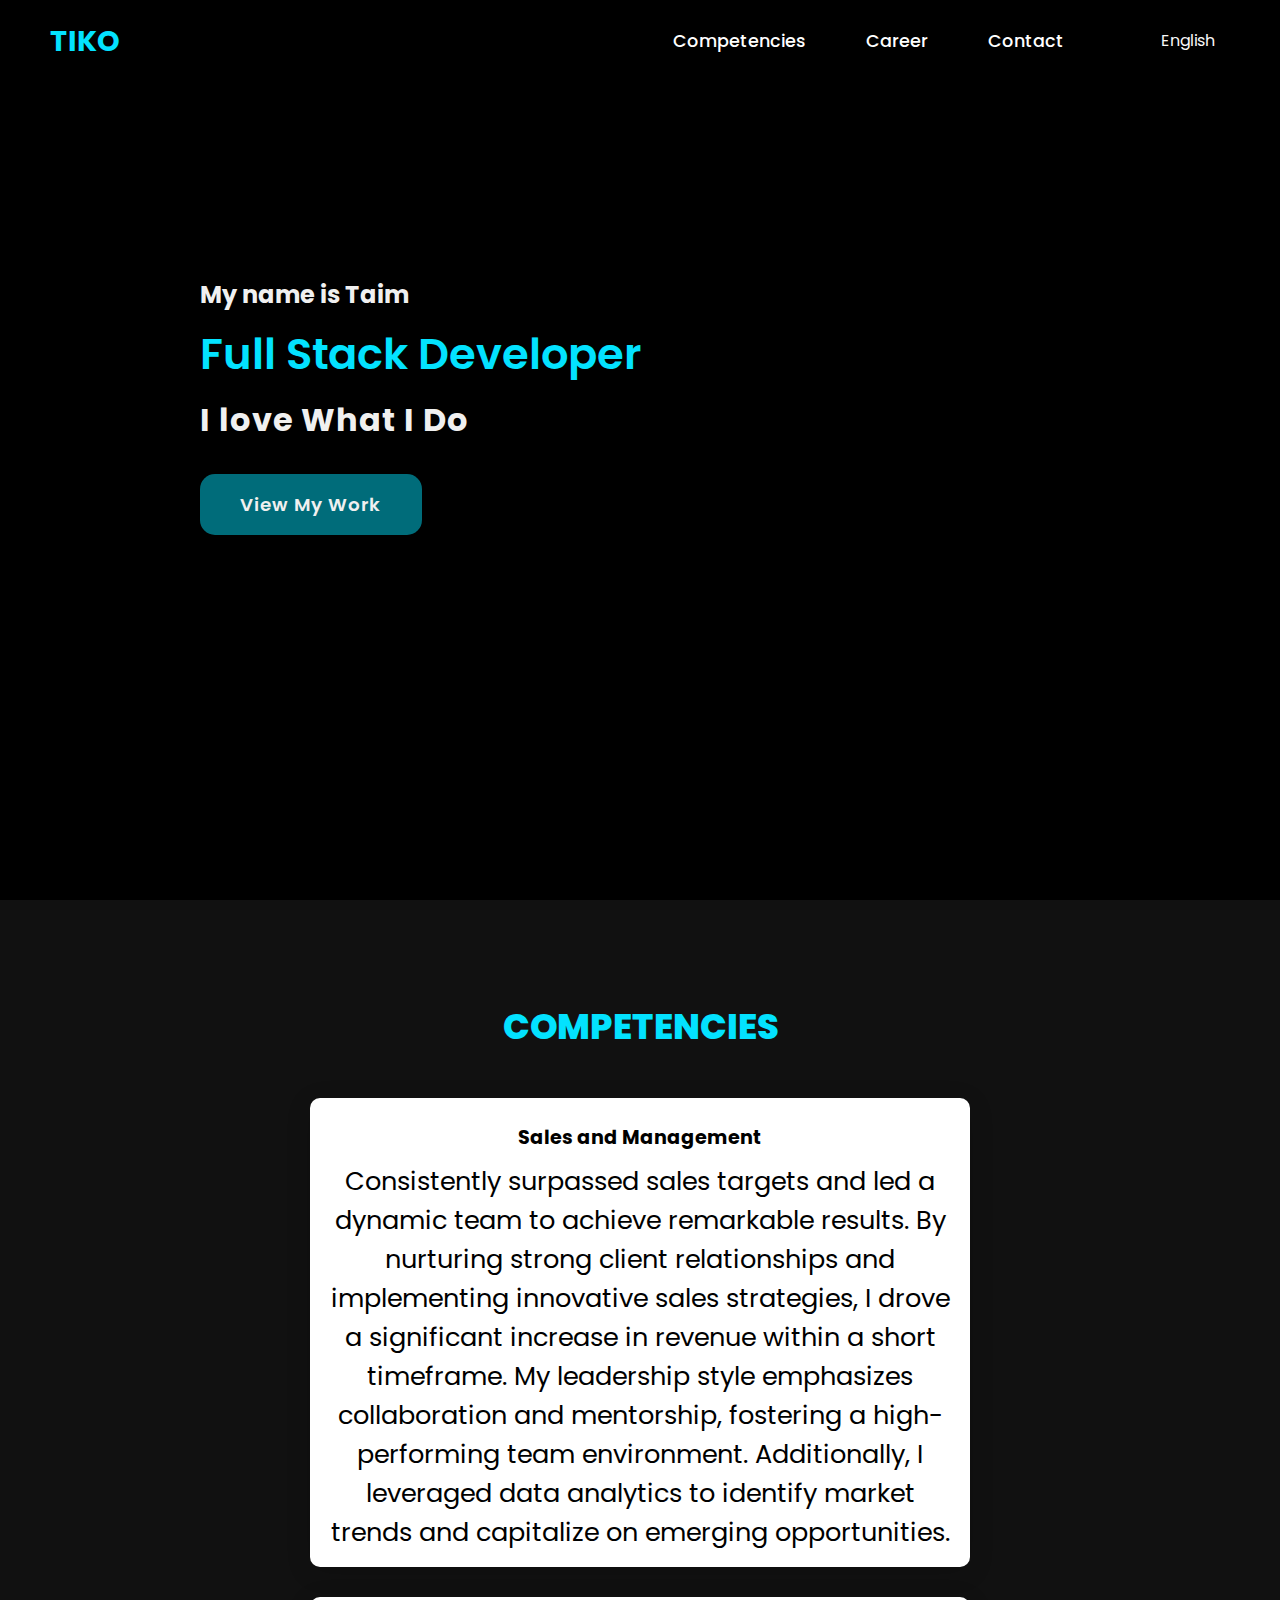
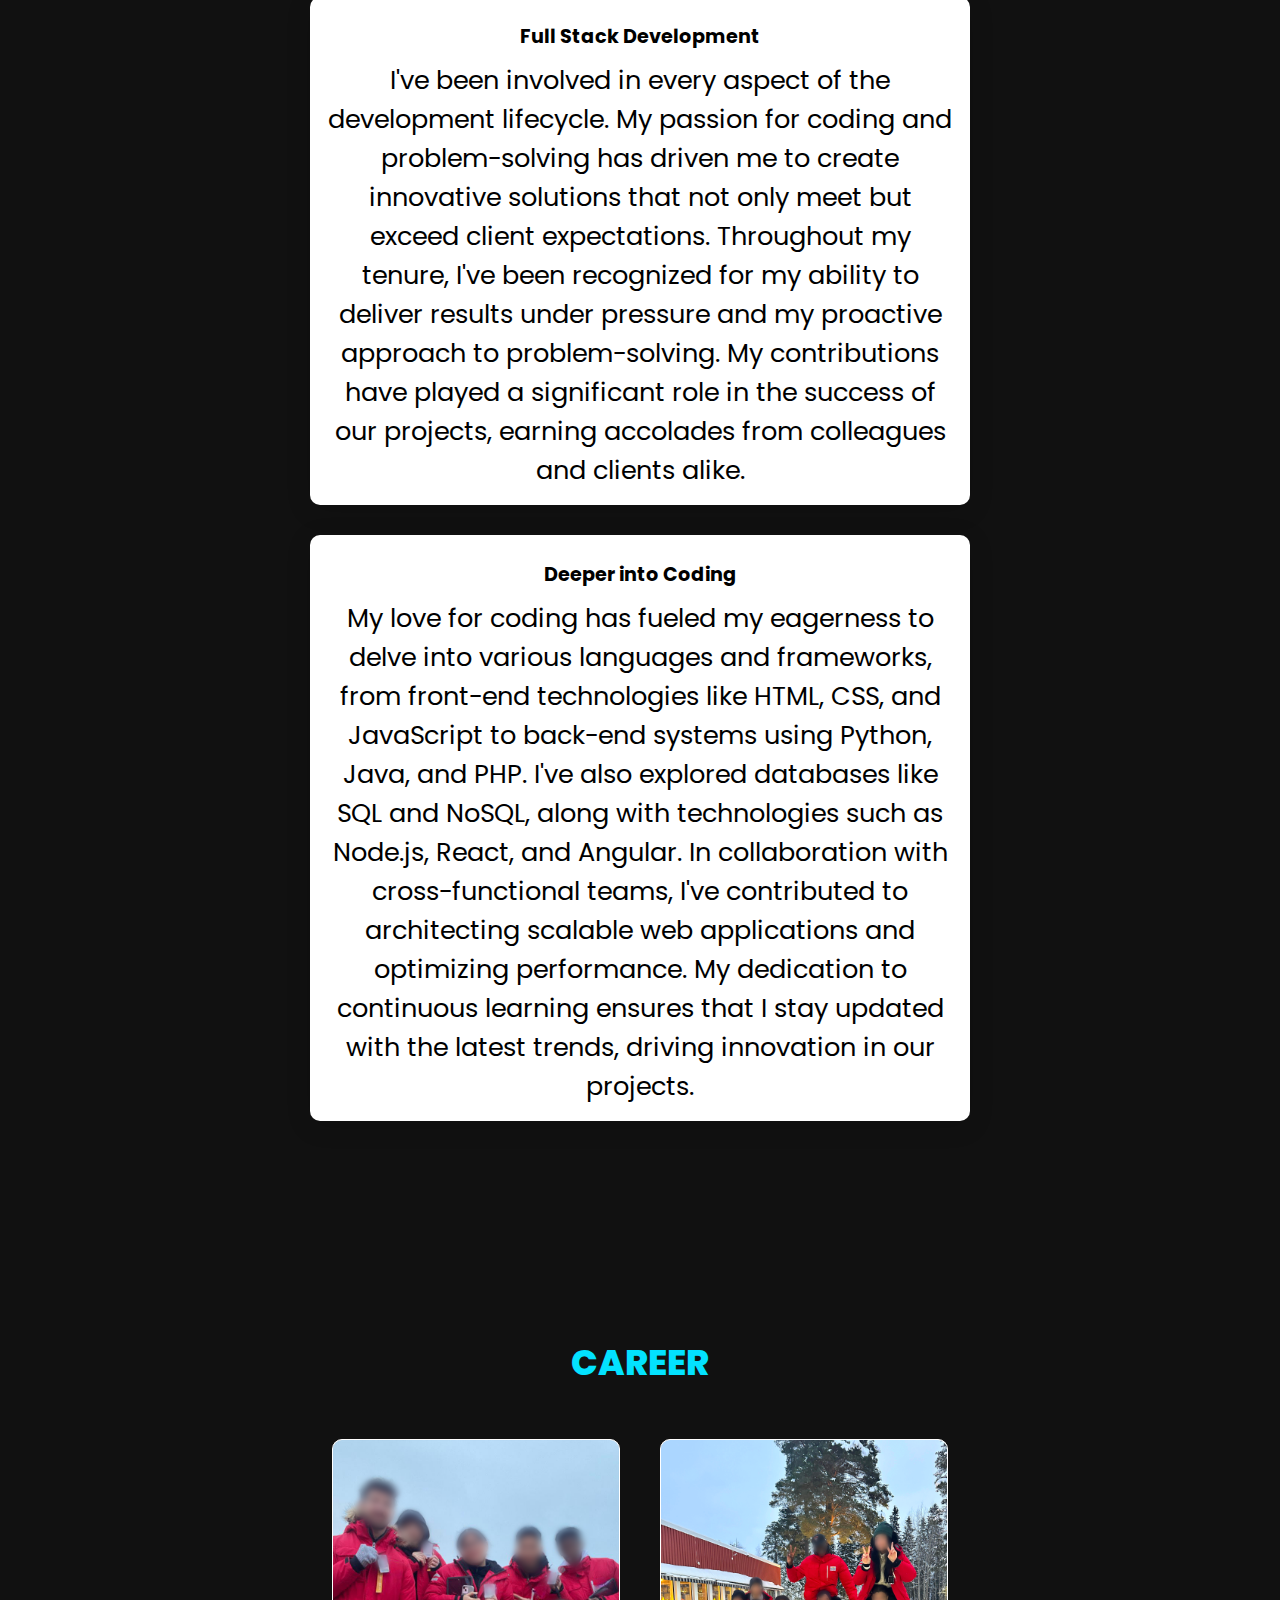
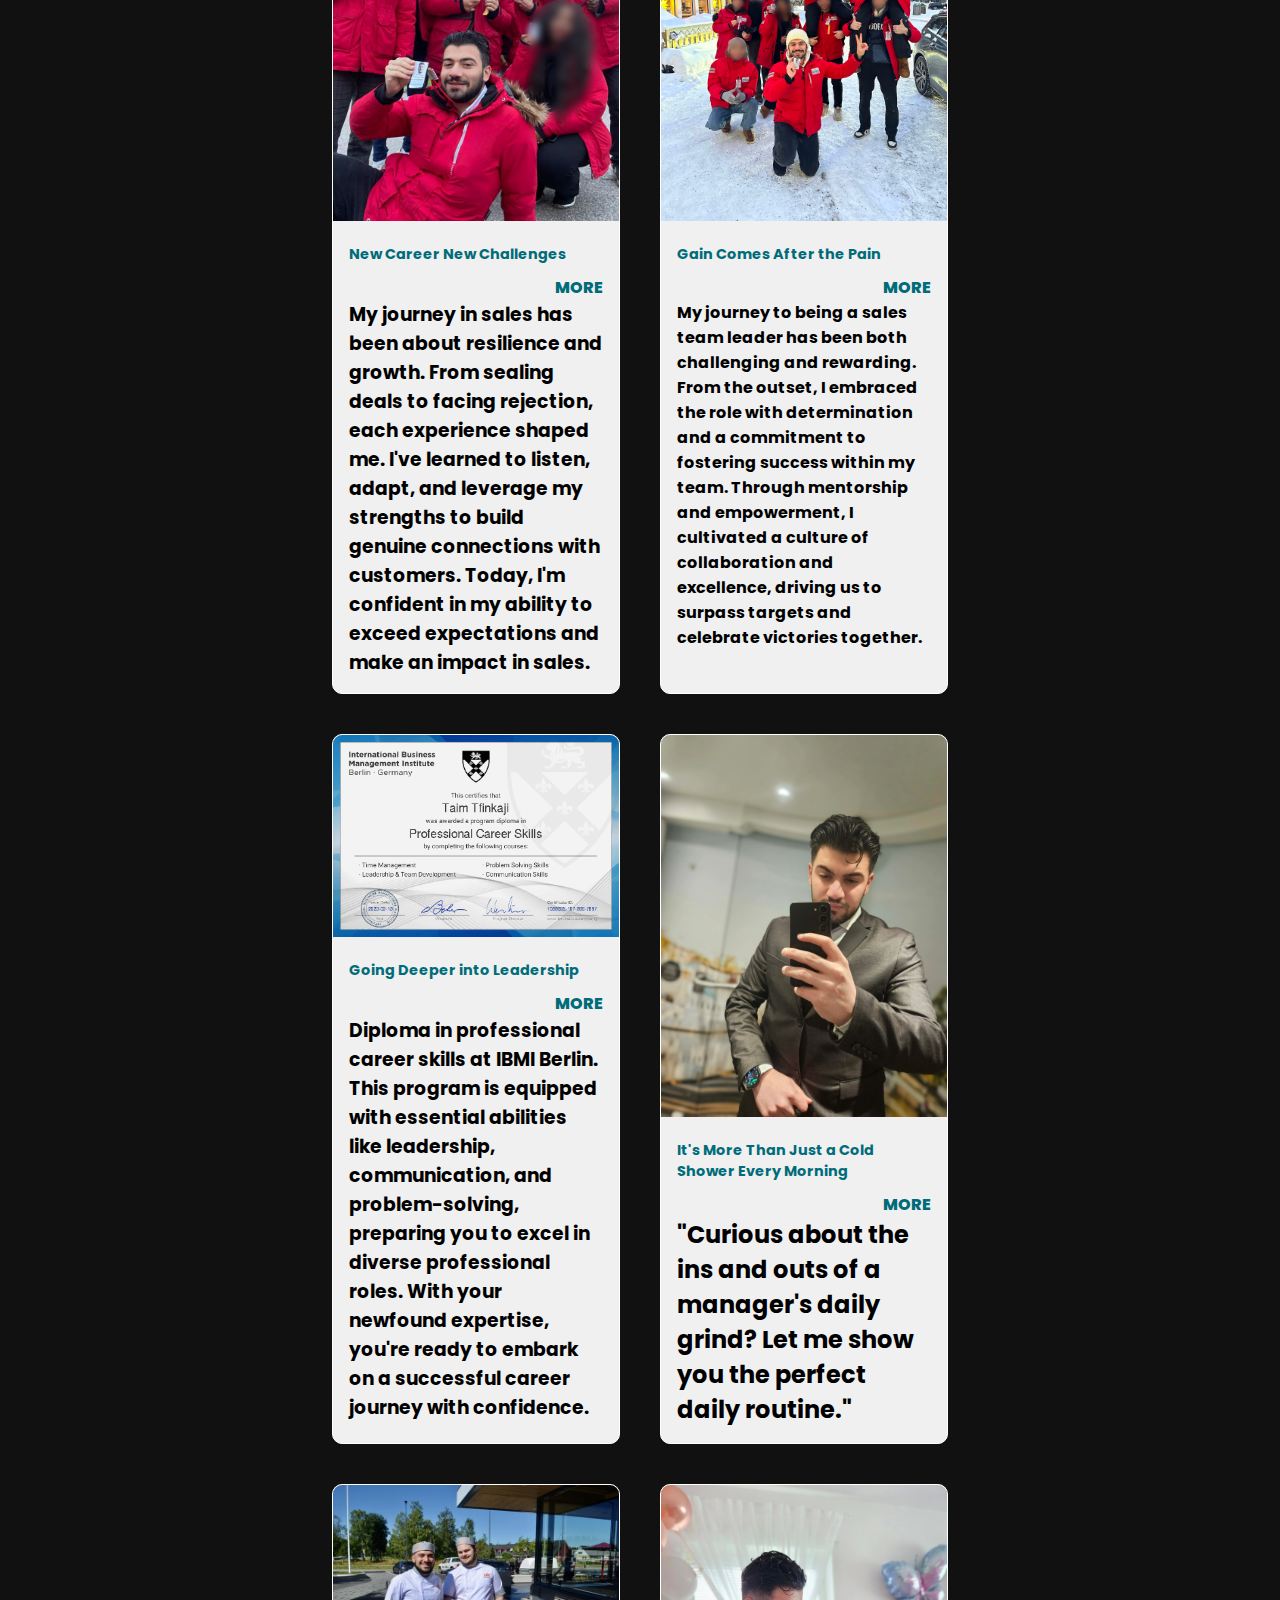
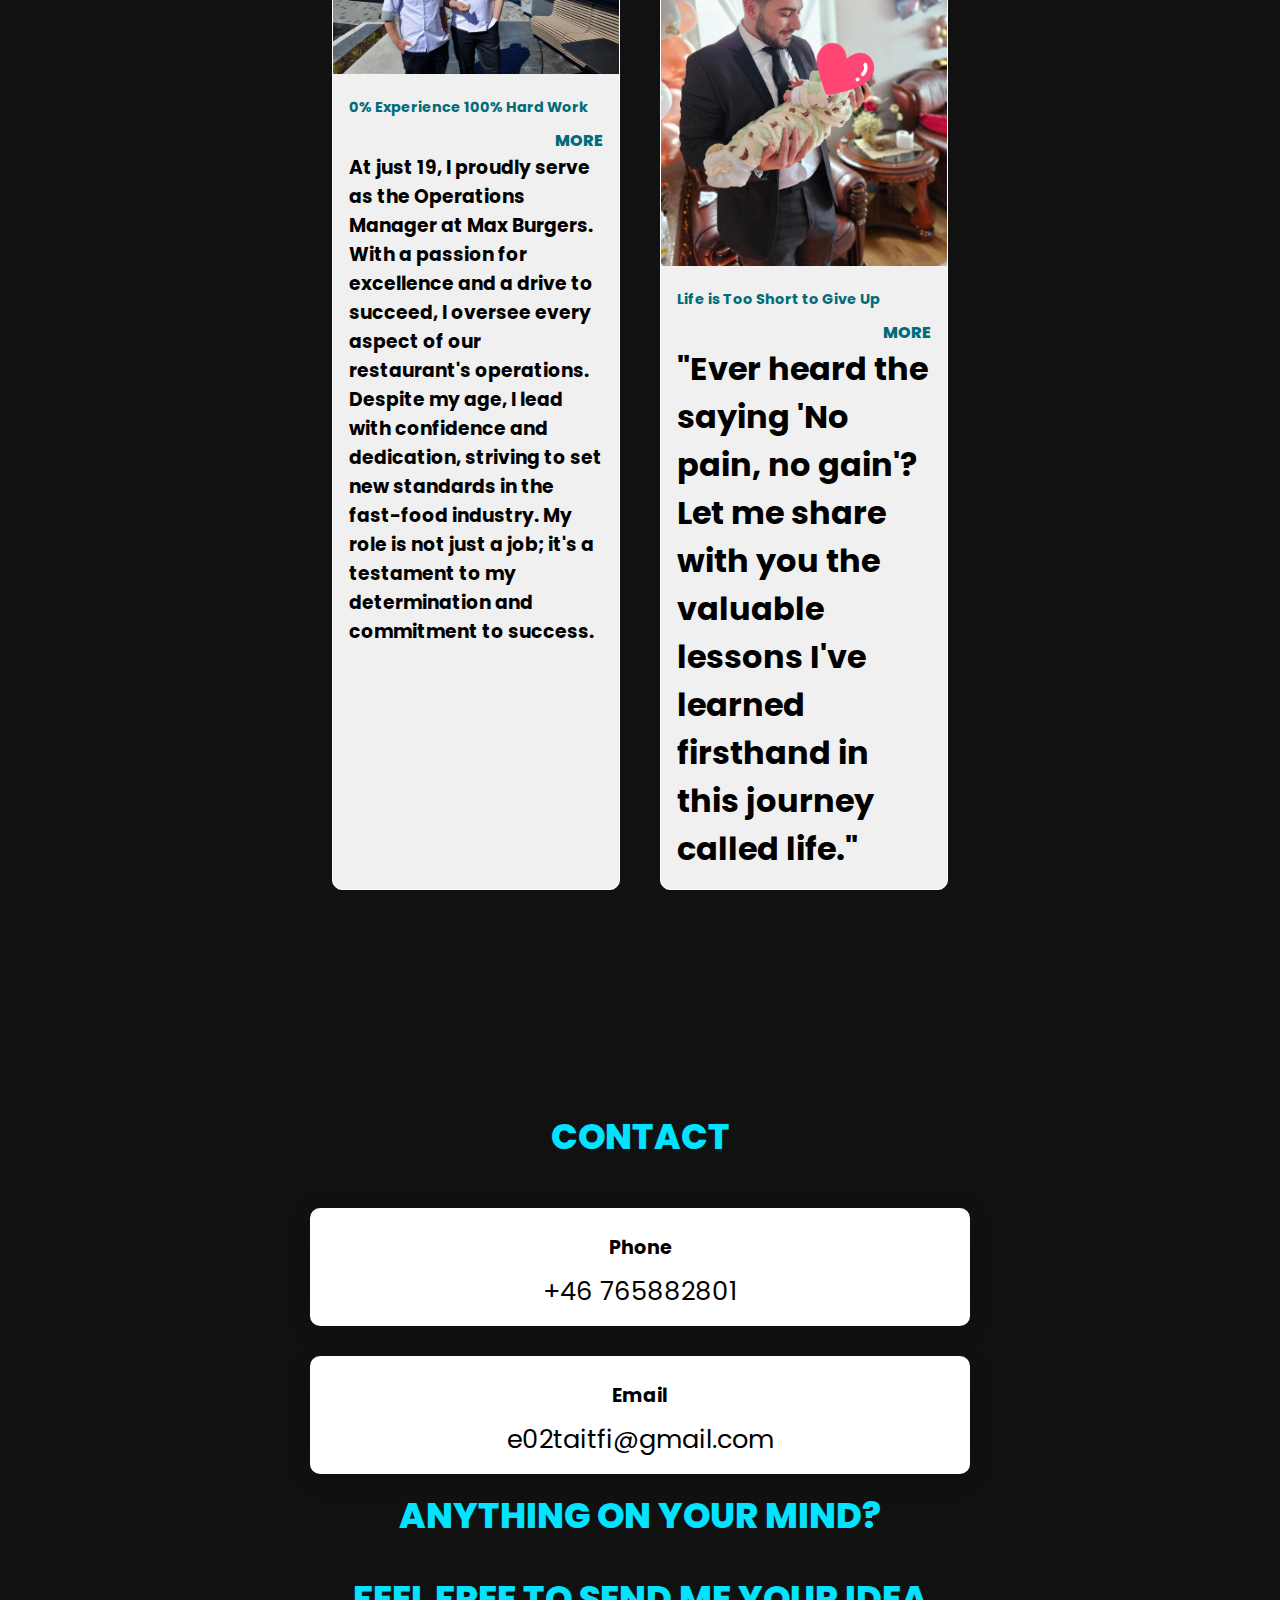
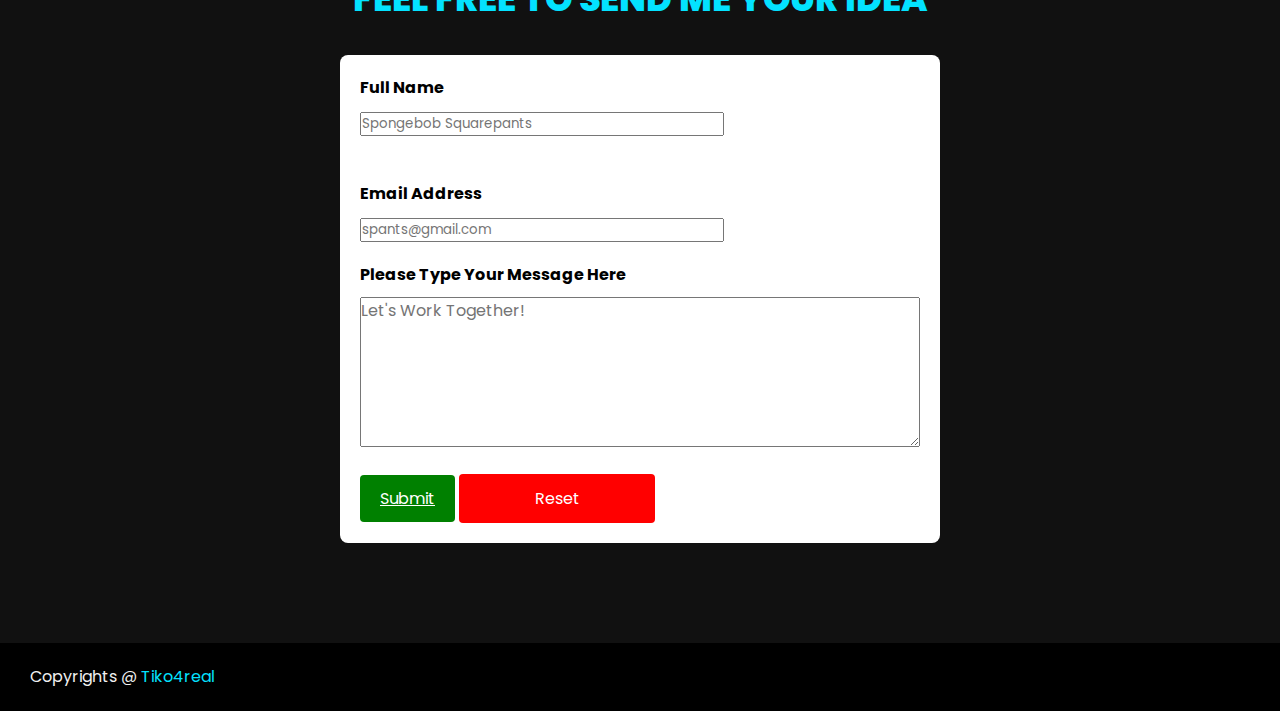
<file: index.html>
<!DOCTYPE html>
<html lang="en">

<head>
    <meta charset="UTF-8">
    <meta name="viewport" content="width=device-width, initial-scale=1.0">
    <meta name="keywords"
        content="Taim, Taim Tfinkaji,Tiko,Tiko Escobar,Tiko4real,tiko4real,taim,Taim.pro,taim xd,TIKO EL ESCOBAR">
    <meta name="author" content="Taim Tfinkaji">
    <link rel="preconnect" href="https://fonts.googleapis.com">
    <link rel="preconnect" href="https://fonts.gstatic.com" crossorigin>
    <link
        href="https://fonts.googleapis.com/css2?family=Poppins:ital,wght@0,100;0,200;0,300;0,400;0,500;0,600;0,700;0,800;0,900;1,100;1,200;1,300;1,400;1,500;1,600;1,700;1,800;1,900&display=swap"
        rel="stylesheet">
    <link rel="stylesheet" href="assets/css/style.css">
    <link rel="stylesheet" href="https://cdnjs.cloudflare.com/ajax/libs/font-awesome/6.5.2/css/all.min.css"
        integrity="sha512-SnH5WK+bZxgPHs44uWIX+LLJAJ9/2PkPKZ5QiAj6Ta86w+fsb2TkcmfRyVX3pBnMFcV7oQPJkl9QevSCWr3W6A=="
        crossorigin="anonymous" referrerpolicy="no-referrer" />
</head>

<body>
    <header>
        <a href="#" class="logo">Tiko</a>
        <nav class="navigation">
            <a href="#Services">Competencies</a>
            <a href="#projects">Career</a>
            <a href="#content">Contact</a>

            <div class="lang-menu">
                <div class="selected-lang">
                    English
                </div>
                <ul>
                    <li><a href="index-ar.html" id="ar">Arabic</a></li>
                    <li><a href="index.html" id="en">English</a></li>
                    <li><a href="index-sv.html" id="sv">Swedish</a></li>
                    <li><a href="index-fr.html" id="fr">French</a></li>
                    <li><a href="index-es.html" id="es">Spanish</a></li>
                </ul>
            </div>
        </nav>
    </header>

    <section class="main">
        <div>
            <h2>My name is Taim <br><span>Full Stack Developer</span></h2>
            <h3>I love What I Do</h3>
            <a href="#projects" class="main-btn">View My Work</a>
            <div class="social-icons">
                <a href="https://www.linkedin.com/in/taim-tfinkaji-8bbaa5227/" target="_blank"><i class="fa-brands fa-linkedin"></i></a>
                <a href="https://github.com/Tiko4real" target="_blank"><i class="fa-brands fa-square-github"></i></a>
                <a href="https://www.instagram.com/tiko4real/" target="_blank"><i class="fa-brands fa-instagram"></i></a>
            </div>
        </div>
    </section>

    <section class="cards" id="Services">
        <h2 class="title">Competencies</h2>
        <div class="content">
            <div class="card">
                <div class="icon">
                    <i class="fa-solid fa-ranking-star"></i>
                </div>
                <div class="info">
                    <h3>Sales and Management</h3>
                    <p>Consistently surpassed sales targets and led a dynamic team to achieve remarkable results. By
                        nurturing strong client relationships and implementing innovative sales strategies, I drove a
                        significant increase in revenue within a short timeframe. My leadership style emphasizes
                        collaboration and mentorship, fostering a high-performing team environment. Additionally, I
                        leveraged data analytics to identify market trends and capitalize on emerging opportunities.</p>
                </div>
            </div>
            <div class="card">
                <div class="icon">
                    <i class="fa-solid fa-code"></i>
                </div>
                <div class="info">
                    <h3>Full Stack Development</h3>
                    <p>I've been involved in every aspect of the development lifecycle. My passion for coding and
                        problem-solving has driven me to create innovative solutions that not only meet but exceed
                        client expectations. Throughout my tenure, I've been recognized for my ability to deliver results
                        under pressure and my proactive approach to problem-solving. My contributions have played a
                        significant role in the success of our projects, earning accolades from colleagues and clients
                        alike.</p>
                </div>
            </div>
            <div class="card">
                <div class="icon">
                    <i class="fa-solid fa-terminal"></i>
                </div>
                <div class="info">
                    <h3>Deeper into Coding</h3>
                    <p>My love for coding has fueled my eagerness to delve into various languages and
                        frameworks, from front-end technologies like HTML, CSS, and JavaScript to back-end systems using
                        Python, Java, and PHP. I've also explored databases like SQL and NoSQL, along with technologies
                        such as Node.js, React, and Angular. In collaboration with cross-functional teams, I've contributed to architecting scalable web
                        applications and optimizing performance. My dedication to continuous learning ensures that I
                        stay updated with the latest trends, driving innovation in our projects.</p>
                </div>
            </div>
        </div>
    </section>

    <section class="projects" id="projects">
        <h2 class="title">Career</h2>
        <div class="content">
            <div class="projects-card">
                <div class="projects-img">
                    <img src="assets/images/salesmen-2.png" alt="Salesmen taking picture">
                </div>
                <div class="project-info">
                    <p class="project-category"><strong>New Career New Challenges</strong></p>
                    <strong class="project-title">
                        <span></span>
                        <a href="https://drive.google.com/file/d/10OanYnJgiCzY_pfavtHdUj28AwKkujs1/view?usp=sharing"
                            class="more-details" target="_blank">More</a>
                    </strong>
                    <h3>My journey in sales has been about resilience and growth. From sealing deals to facing
                        rejection, each experience shaped me. I've learned to listen, adapt, and leverage my strengths
                        to build genuine connections with customers. Today, I'm confident in my ability to exceed
                        expectations and make an impact in sales.</h3>
                </div>
            </div>
            <div class="projects-card">
                <div class="projects-img">
                    <img src="assets/images/salesman-victory.jpg" alt="Salesmen celebrating victory">
                </div>
                <div class="project-info">
                    <p class="project-category"><strong>Gain Comes After the Pain</strong></p>
                    <strong class="project-title">
                        <span></span>
                        <a href="https://drive.google.com/file/d/1gToyrG5zvx2lFEEq3hx8eDIXIQJni7fZ/view?usp=sharing"
                            class="more-details" target="_blank">More</a>
                    </strong>
                    <h4>My journey to being a sales team leader has been both challenging and rewarding. From the outset, I
                        embraced the role with determination and a commitment to fostering success within my team.
                        Through mentorship and empowerment, I cultivated a culture of collaboration and excellence,
                        driving us to surpass targets and celebrate victories together.</h4>
                </div>
            </div>
            <div class="projects-card">
                <div class="projects-img">
                    <img src="assets/images/diploma.png" alt="Picture of diploma">
                </div>
                <div class="project-info">
                    <p class="project-category"><strong>Going Deeper into Leadership</strong></p>
                    <strong class="project-title">
                        <span></span>
                        <a href="https://drive.google.com/drive/folders/1OCbxdskgWB_A5LrFsI8_pDNbXbkn-bJ9?usp=sharing"
                            class="more-details" target="_blank">More</a>
                    </strong>
                    <h3>Diploma in professional career skills at IBMI Berlin. This program is equipped with essential
                        abilities like leadership, communication, and problem-solving, preparing you to excel in diverse
                        professional roles. With your newfound expertise, you're ready to embark on a successful career
                        journey with confidence.</h3>
                </div>
            </div>
            <div class="projects-card">
                <div class="projects-img">
                    <img src="assets/images/mirror-pic.jpg" alt="A man taking picture in front of mirror">
                </div>
                <div class="project-info">
                    <p class="project-category"><strong>It's More Than Just a Cold Shower Every Morning</strong></p>
                    <strong class="project-title">
                        <span></span>
                        <a href="https://drive.google.com/file/d/1-gg3aRTP0q8ky70SEpl7KQYXMFwiqTOz/view"
                            class="more-details" target="_blank">More</a>
                    </strong>
                    <h2>"Curious about the ins and outs of a manager's daily grind? Let me show you the perfect
                        daily routine."</h2>
                </div>
            </div>
            <div class="projects-card">
                <div class="projects-img">
                    <img src="assets/images/Max-manager.jpeg" alt="Operations manager of MAX">
                </div>
                <div class="project-info">
                    <p class="project-category"><strong>0% Experience 100% Hard Work</strong></p>
                    <strong class="project-title">
                        <span></span>
                        <a href="https://drive.google.com/file/d/1jXPeG4wxp67ehDda86Rfao_l0LZgI1Fl/view?usp=sharing"
                            class="more-details" target="_blank">More</a>
                    </strong>
                    <h3>At just 19, I proudly serve as the Operations Manager at Max Burgers. With a passion for
                        excellence and a drive to succeed, I oversee every aspect of our restaurant's operations.
                        Despite my age, I lead with confidence and dedication, striving to set new standards in the
                        fast-food industry. My role is not just a job; it's a testament to my determination and
                        commitment to success.</h3>
                </div>
            </div>
            <div class="projects-card">
                <div class="projects-img">
                    <img src="assets/images/happy-birthday.jpg" alt="A man holding newborn child">
                </div>
                <div class="project-info">
                    <p class="project-category"><strong>Life is Too Short to Give Up</strong></p>
                    <strong class="project-title">
                        <span></span>
                        <a href="https://drive.google.com/file/d/15O10tv84td_C3VNRObpOgS7EnoW03E5r/view?usp=sharing"
                            class="more-details" target="_blank">More</a>
                    </strong>
                    <h1>"Ever heard the saying 'No pain, no gain'? Let me share with you the valuable lessons I've
                        learned firsthand in this journey called life."</h1>
                </div>
            </div>
        </div>
    </section>

    <section class="cards-contacts" id="content">
        <h2 class="title">Contact</h2>
        <div class="content">
            <div class="card">
                <div class="icon">
                    <i class="fa-solid fa-square-phone"></i>
                </div>
                <div class="info">
                    <h3>Phone</h3>
                    <p>+46 765882801</p>
                </div>
            </div>
            <div class="card">
                <div class="icon">
                    <i class="fa-solid fa-envelope"></i>
                </div>
                <div class="info">
                    <h3>Email</h3>
                    <p>e02taitfi@gmail.com</p>
                </div>
            </div>
        </div>
        <h2 class="title">Anything on Your Mind?</h2>
        <p class="title">Feel free to send me your idea</p>
        <form action="" method="get">
            <div class="form-group">
                <label for="fullname">Full Name</label>
                <input type="text" placeholder="Spongebob Squarepants" name="fullname" id="fullname" required>
            </div>
            <br>
            <div class="form-group">
                <label for="email">Email Address</label>
                <input type="email" placeholder="spants@gmail.com" name="email" id="email" required>
            </div>
            <div class="form-group">
                <label for="message">Please Type Your Message Here</label>
                <textarea placeholder="Let's Work Together!" name="message" id="message" required></textarea>
            </div>
            <a id="submit" href="thank.html">Submit</a>
            <button type="reset" id="reset">Reset</button>
        </form>
    </section>
    <footer class="footer">
        <p>Copyrights @ <span>Tiko4real</span></p>
        <div class="social-icons">
            <a href="https://www.linkedin.com/in/taim-tfinkaji-8bbaa5227/" target="_blank"><i class="fa-brands fa-linkedin"></i></a>
            <a href="https://github.com/Tiko4real" target="_blank"><i class="fa-brands fa-square-github"></i></a>
            <a href="https://www.instagram.com/tiko4real/" target="_blank"><i class="fa-brands fa-instagram"></i></a>
        </div>
    </footer>
</body>

</html>
</file>
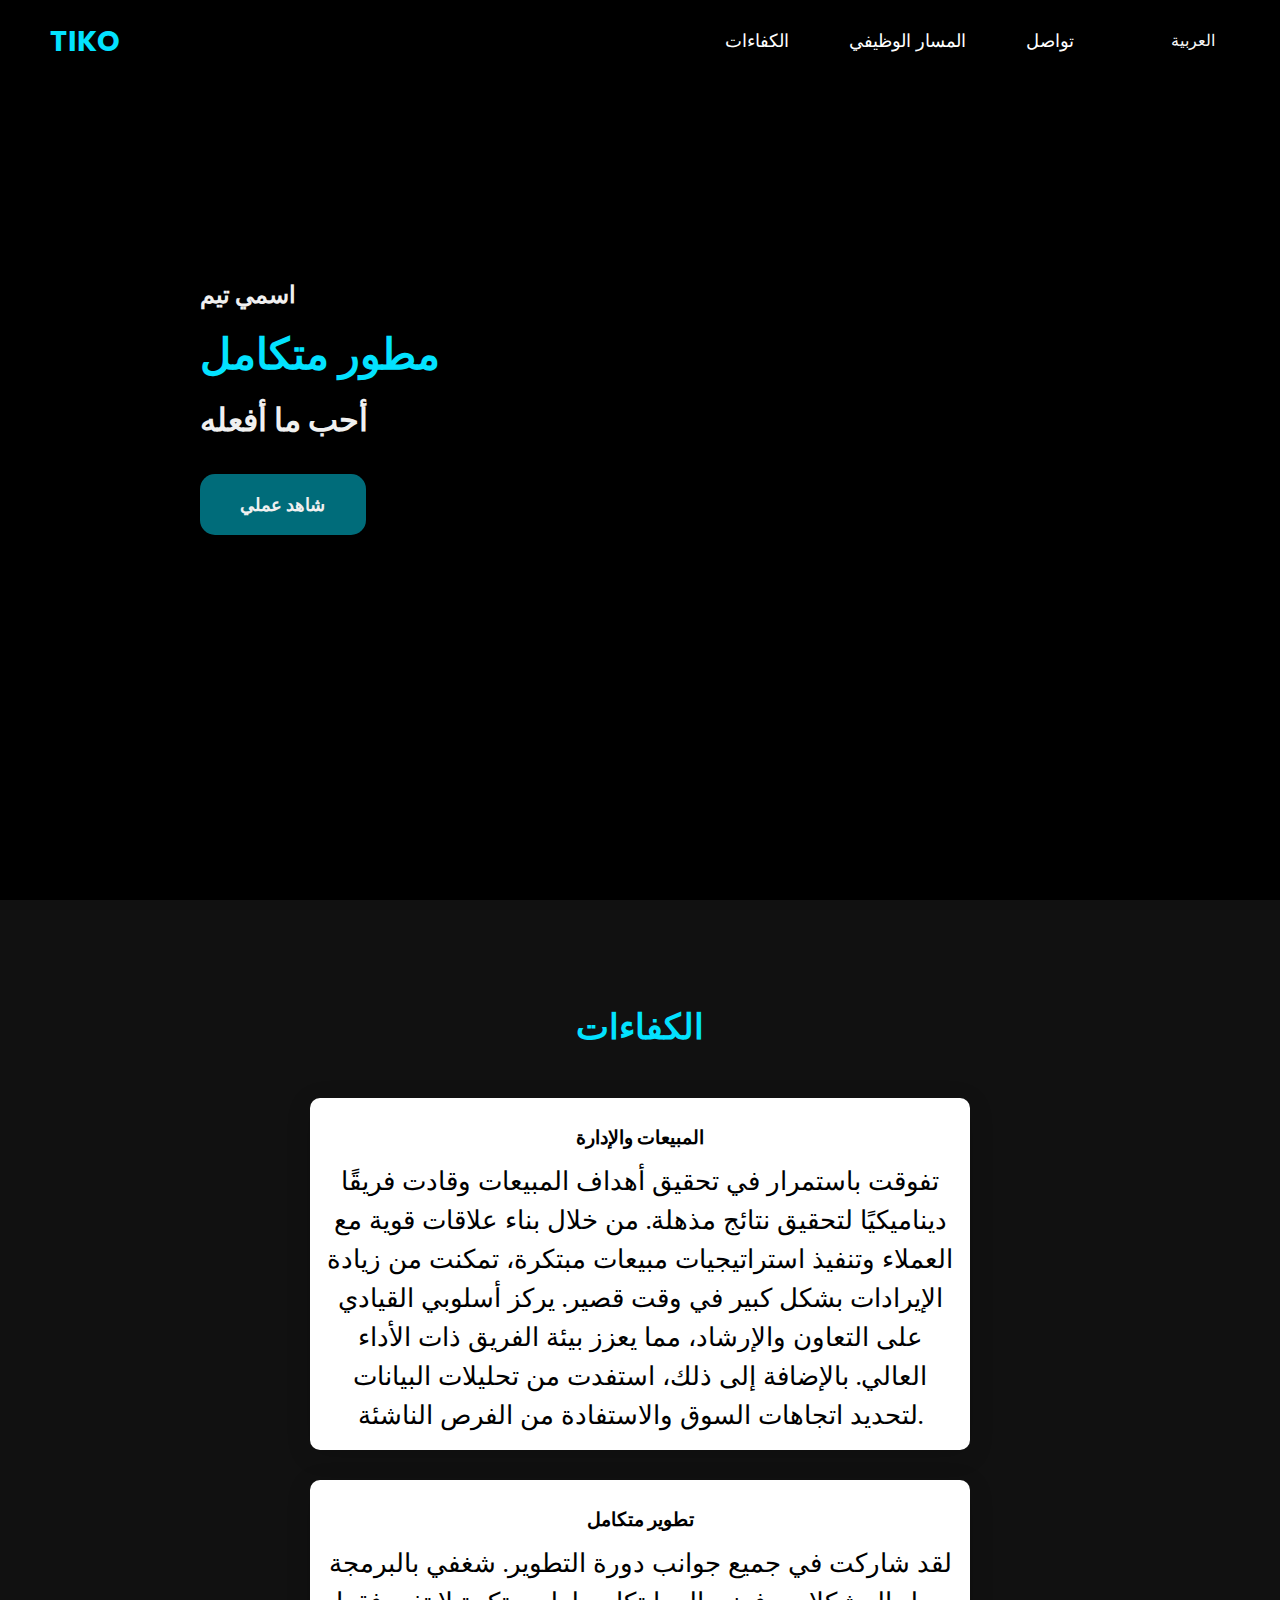
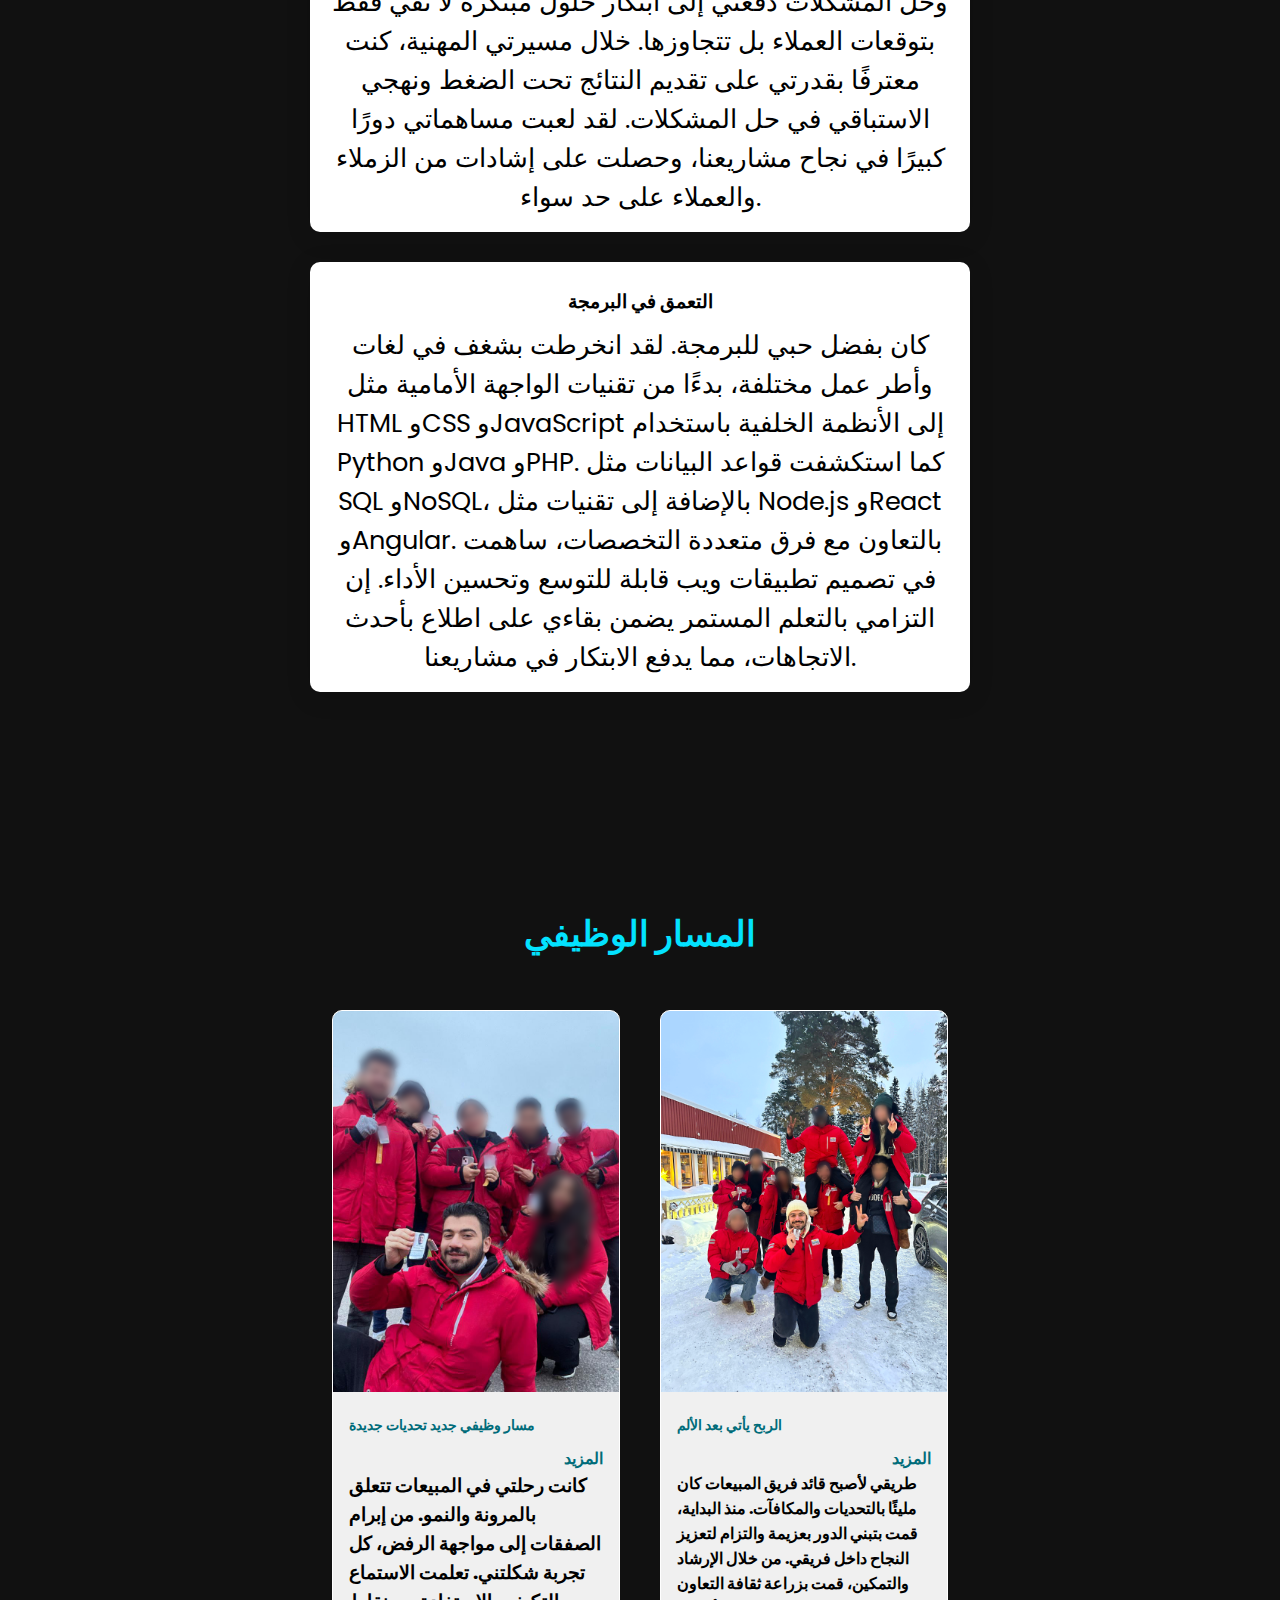
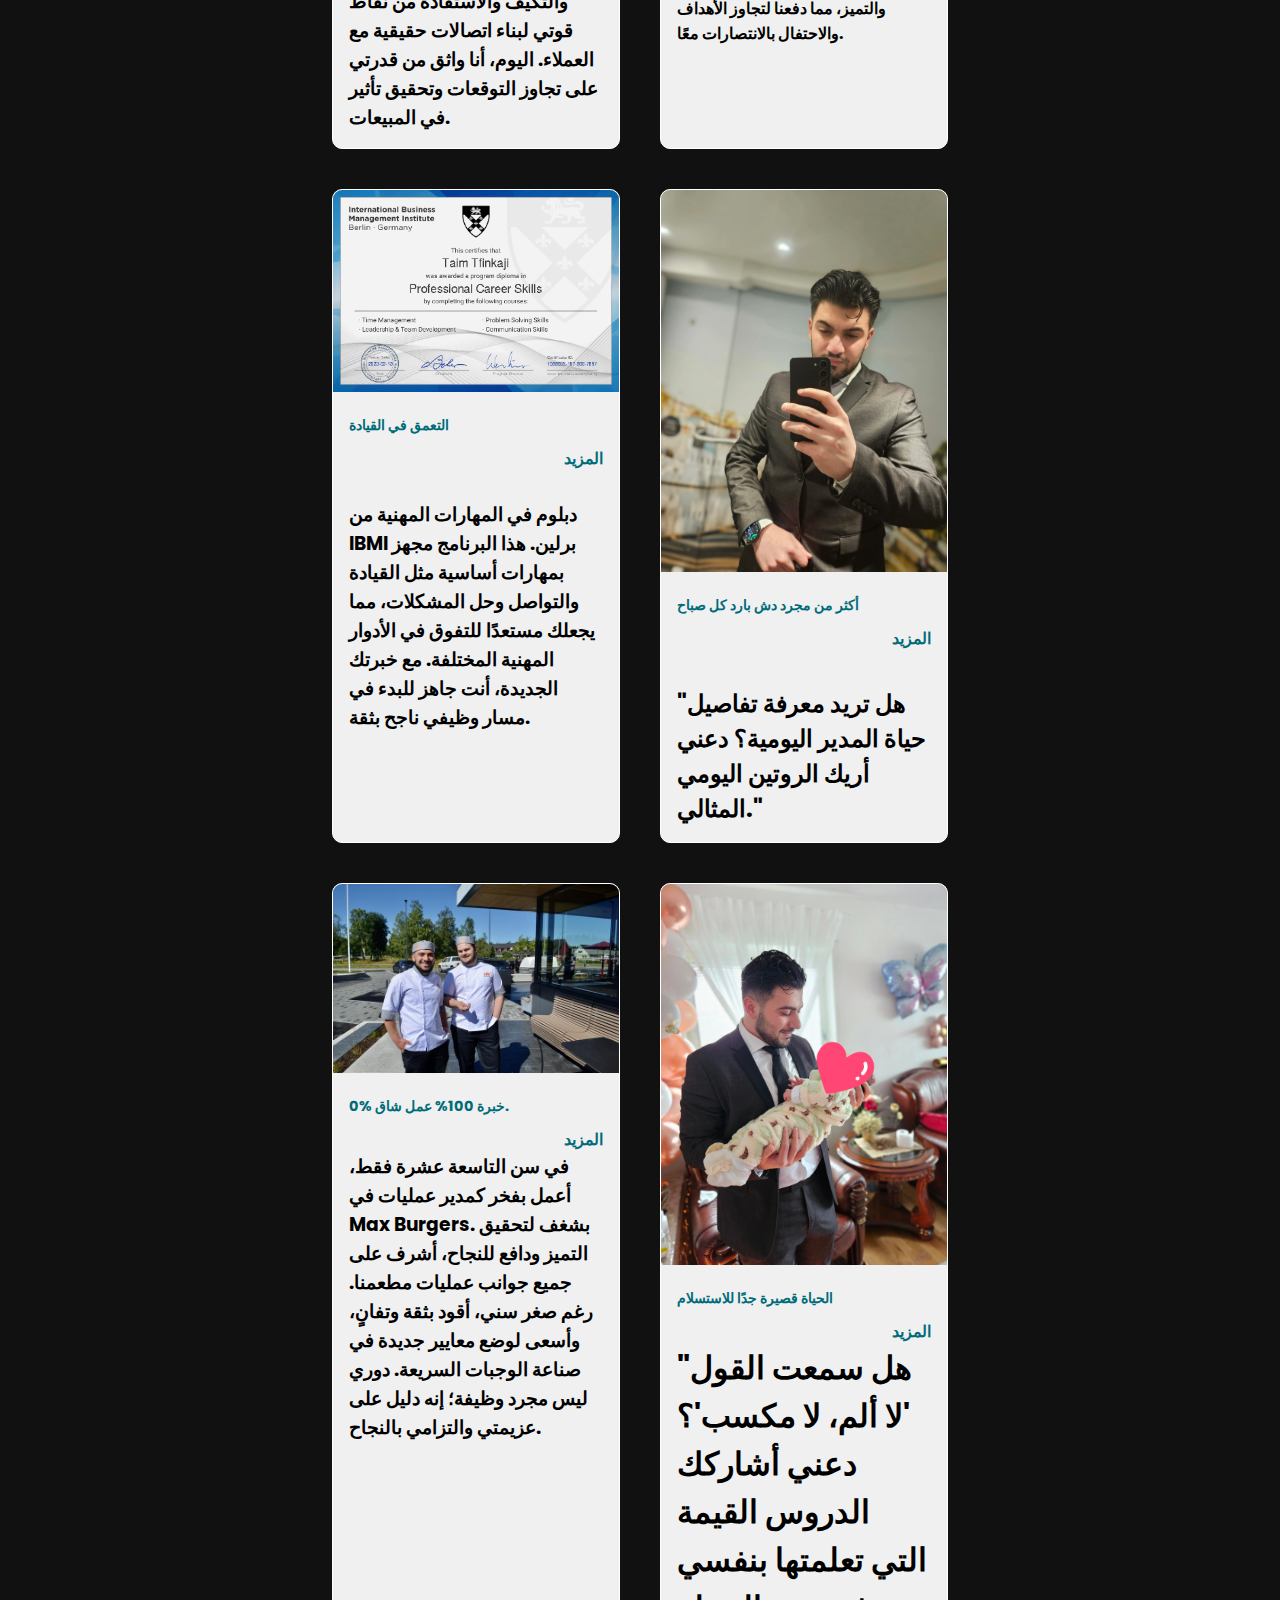
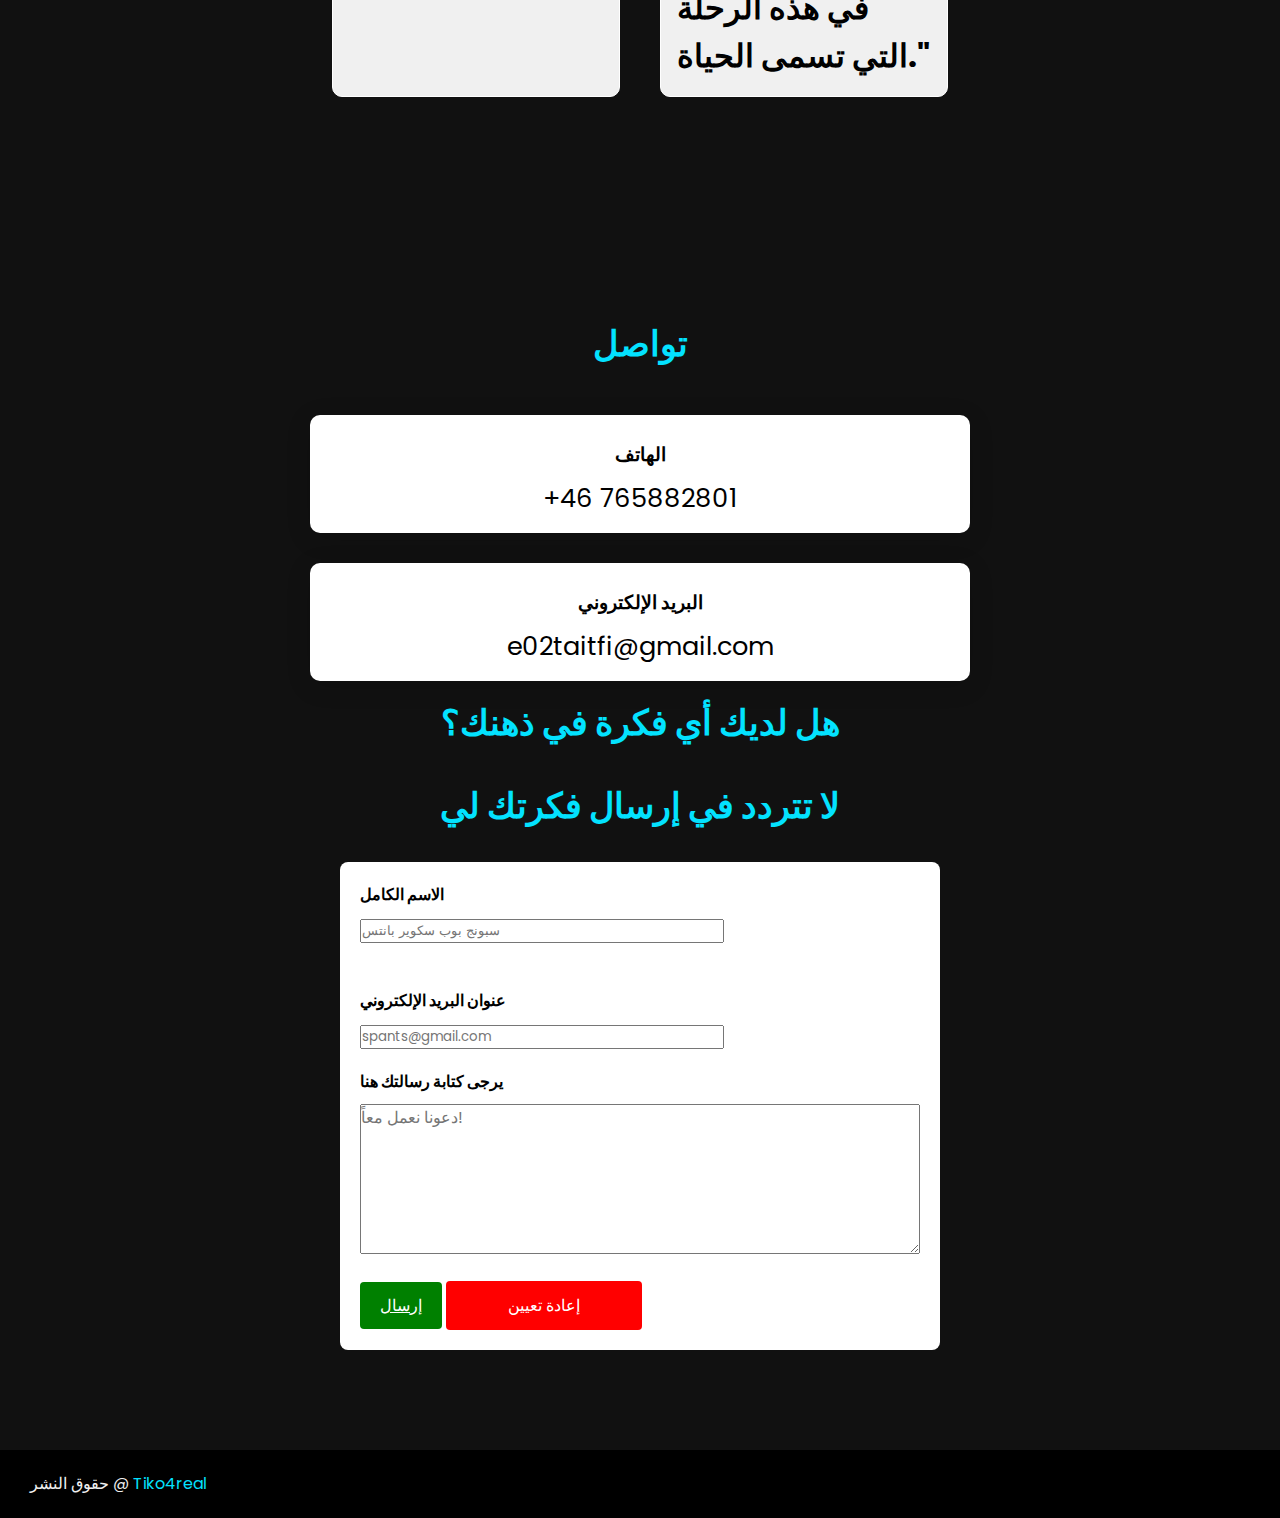
<file: index-ar.html>
<!DOCTYPE html>
<html lang="ar">

<head>
    <meta charset="UTF-8">
    <meta name="viewport" content="width=device-width, initial-scale=1.0">
    <meta name="keywords"
        content="Taim, Taim Tfinkaji,Tiko,Tiko Escobar,Tiko4real,tiko4real,taim,Taim.pro,taim xd,TIKO EL ESCOBAR">
    <meta name="author" content="Taim Tfinkaji">
    <link rel="preconnect" href="https://fonts.googleapis.com">
    <link rel="preconnect" href="https://fonts.gstatic.com" crossorigin>
    <link
        href="https://fonts.googleapis.com/css2?family=Poppins:ital,wght@0,100;0,200;0,300;0,400;0,500;0,600;0,700;0,800;0,900;1,100;1,200;1,300;1,400;1,500;1,600;1,700;1,800;1,900&display=swap"
        rel="stylesheet">
    <link rel="stylesheet" href="assets/css/style.css">
    <link rel="stylesheet" href="https://cdnjs.cloudflare.com/ajax/libs/font-awesome/6.5.2/css/all.min.css"
        integrity="sha512-SnH5WK+bZxgPHs44uWIX+LLJAJ9/2PkPKZ5QiAj6Ta86w+fsb2TkcmfRyVX3pBnMFcV7oQPJkl9QevSCWr3W6A=="
        crossorigin="anonymous" referrerpolicy="no-referrer" />
</head>

<body>
    <header>
        <a href="#" class="logo">TIKO</a>
        <nav class="navigation">
            <a href="#Services">الكفاءات</a>
            <a href="#projects">المسار الوظيفي</a>
            <a href="#content">تواصل</a>

            <div class="lang-menu">
                <div class="selected-lang">
                    العربية
                </div>
                <ul>
                    <li><a href="index-ar.html" id="ar">العربية</a></li>
                    <li><a href="index.html" id="en">الإنجليزية</a></li>
                    <li><a href="index-sv.html" id="sv">السويدية</a></li>
                    <li><a href="index-fr.html" id="fr">الفرنسية</a></li>
                    <li><a href="index-es.html" id="es">الإسبانية</a></li>
                </ul>
            </div>
        </nav>
    </header>

    <section class="main">
        <div>
            <h2>اسمي تيم <br><span>مطور متكامل</span></h2>
            <h3>أحب ما أفعله</h3>
            <a href="#projects" class="main-btn">شاهد عملي</a>
            <div class="social-icons">
                <a href="https://www.linkedin.com/in/taim-tfinkaji-8bbaa5227/" target="_blank"><i class="fa-brands fa-linkedin"></i></a>
                <a href="https://github.com/Tiko4real" target="_blank"><i class="fa-brands fa-square-github"></i></a>
                <a href="https://www.instagram.com/tiko4real/" target="_blank"><i class="fa-brands fa-instagram"></i></a>
            </div>
    </section>

    <section class="cards" id="Services">
        <h2 class="title">
            الكفاءات
        </h2>
        <div class="content">
            <div class="card">
                <div class="icon">
                    <i class="fa-solid fa-ranking-star"></i>
                </div>
                <div class="info">
                    <h3>المبيعات والإدارة</h3>
                    <p>تفوقت باستمرار في تحقيق أهداف المبيعات وقادت فريقًا ديناميكيًا لتحقيق نتائج مذهلة. من خلال
                        بناء علاقات قوية مع العملاء وتنفيذ استراتيجيات مبيعات مبتكرة، تمكنت من زيادة الإيرادات بشكل
                        كبير في وقت قصير. يركز أسلوبي القيادي على التعاون والإرشاد، مما يعزز بيئة الفريق ذات الأداء
                        العالي. بالإضافة إلى ذلك، استفدت من تحليلات البيانات لتحديد اتجاهات السوق والاستفادة من
                        الفرص الناشئة.</p>
                </div>
            </div>
            <div class="card">
                <div class="icon">
                    <i class="fa-solid fa-code"></i>
                </div>
                <div class="info">
                    <h3>تطوير متكامل</h3>
                    <p>لقد شاركت في جميع جوانب دورة التطوير. شغفي بالبرمجة وحل المشكلات دفعني إلى ابتكار حلول
                        مبتكرة لا تفي فقط بتوقعات العملاء بل تتجاوزها. خلال مسيرتي المهنية، كنت معترفًا بقدرتي على
                        تقديم النتائج تحت الضغط ونهجي الاستباقي في حل المشكلات. لقد لعبت مساهماتي دورًا كبيرًا في
                        نجاح مشاريعنا، وحصلت على إشادات من الزملاء والعملاء على حد سواء.</p>
                </div>
            </div>
            <div class="card">
                <div class="icon">
                    <i class="fa-solid fa-terminal"></i>
                </div>
                <div class="info">
                    <h3>التعمق في البرمجة</h3>
                    <p>كان بفضل حبي للبرمجة. لقد انخرطت بشغف في لغات وأطر عمل مختلفة، بدءًا من تقنيات الواجهة الأمامية
                        مثل HTML وCSS وJavaScript إلى الأنظمة الخلفية باستخدام Python وJava وPHP. كما استكشفت قواعد
                        البيانات مثل SQL وNoSQL، بالإضافة إلى تقنيات مثل Node.js وReact وAngular.

                        بالتعاون مع فرق متعددة التخصصات، ساهمت في تصميم تطبيقات ويب قابلة للتوسع وتحسين الأداء. إن
                        التزامي بالتعلم المستمر يضمن بقاءي على اطلاع بأحدث الاتجاهات، مما يدفع الابتكار في مشاريعنا.
                    </p>
                </div>
            </div>
        </div>

    </section>
    <section class="projects" id="projects">
        <h2 class="title">المسار الوظيفي</h2>
        <div class="content">
            <div class="projects-card">
                <div class="projects-img">
                    <img src="assets/images/salesmen-2.png" alt="Salesmen taking picture">
                </div>
                <div class="project-info">
                    <p class="project-category"><strong>مسار وظيفي جديد تحديات جديدة</strong></p>
                    <strong class="project-title">
                        <span>
                        </span>
                        <a href="https://drive.google.com/file/d/10OanYnJgiCzY_pfavtHdUj28AwKkujs1/view?usp=sharing"
                            class="more-details" target="_blank">المزيد</a>
                    </strong>
                    <h3>كانت رحلتي في المبيعات تتعلق بالمرونة والنمو. من إبرام الصفقات إلى مواجهة الرفض، كل تجربة
                        شكلتني. تعلمت الاستماع والتكيف والاستفادة من نقاط قوتي لبناء اتصالات حقيقية مع العملاء.
                        اليوم، أنا واثق من قدرتي على تجاوز التوقعات وتحقيق تأثير في المبيعات.</h3>
                </div>
            </div>
            <div class="projects-card">
                <div class="projects-img">
                    <img src="assets/images/salesman-victory.jpg" alt="Salesmen celebrating victory">
                </div>
                <div class="project-info">
                    <p class="project-category"><strong>الربح يأتي بعد الألم</strong></p>
                    <strong class="project-title">
                        <span>
                        </span>
                        <a href="https://drive.google.com/file/d/1gToyrG5zvx2lFEEq3hx8eDIXIQJni7fZ/view?usp=sharing"
                            class="more-details" target="_blank">المزيد</a>
                    </strong>
                    <h4>طريقي لأصبح قائد فريق المبيعات كان مليئًا بالتحديات والمكافآت. منذ البداية، قمت بتبني الدور
                        بعزيمة والتزام لتعزيز النجاح داخل فريقي. من خلال الإرشاد والتمكين، قمت بزراعة ثقافة التعاون
                        والتميز، مما دفعنا لتجاوز الأهداف والاحتفال بالانتصارات معًا.</h4>
                </div>
            </div>
            <div class="projects-card">
                <div class="projects-img">
                    <img src="assets/images/diploma.png" alt="Picture of diploma">
                </div>
                <div class="project-info">
                    <p class="project-category"><strong>التعمق في القيادة</strong></p>
                    <strong class="project-title">
                        <span>
                        </span>
                        <a href="https://drive.google.com/drive/folders/1OCbxdskgWB_A5LrFsI8_pDNbXbkn-bJ9?usp=sharing"
                            class="more-details" target="_blank">المزيد</a>
                    </strong>
                    <h3><br>دبلوم في المهارات المهنية من IBMI برلين. هذا البرنامج مجهز بمهارات أساسية مثل القيادة
                        والتواصل وحل المشكلات، مما يجعلك مستعدًا للتفوق في الأدوار المهنية المختلفة. مع خبرتك الجديدة،
                        أنت جاهز للبدء في مسار وظيفي ناجح بثقة.</h3>
                </div>
            </div>
            <div class="projects-card">
                <div class="projects-img">
                    <img src="assets/images/mirror-pic.jpg" alt="A man taking picture in front of mirror">
                </div>
                <div class="project-info">
                    <p class="project-category"><strong>أكثر من مجرد دش بارد كل صباح</strong></p>
                    <strong class="project-title">
                        <span>
                        </span>
                        <a href="https://drive.google.com/file/d/1-gg3aRTP0q8ky70SEpl7KQYXMFwiqTOz/view"
                            class="more-details" target="_blank">المزيد</a>
                    </strong>
                    <h2><br>"هل تريد معرفة تفاصيل حياة المدير اليومية؟ دعني أريك الروتين اليومي المثالي."</h2>
                </div>
            </div>
            <div class="projects-card">
                <div class="projects-img">
                    <img src="assets/images/Max-manager.jpeg" alt="Operations manager of MAX">
                </div>
                <div class="project-info">
                    <p class="project-category"> <strong>0% خبرة 100% عمل شاق.</strong></p>
                    <strong class="project-title">
                        <span>

                        </span>
                        <a href="https://drive.google.com/file/d/1jXPeG4wxp67ehDda86Rfao_l0LZgI1Fl/view?usp=sharing"
                            class="more-details" target="_blank">المزيد</a>
                    </strong>
                    <h3>في سن التاسعة عشرة فقط، أعمل بفخر كمدير عمليات في Max Burgers. بشغف لتحقيق التميز ودافع
                        للنجاح، أشرف على جميع جوانب عمليات مطعمنا. رغم صغر سني، أقود بثقة وتفانٍ، وأسعى لوضع معايير
                        جديدة في صناعة الوجبات السريعة. دوري ليس مجرد وظيفة؛ إنه دليل على عزيمتي والتزامي بالنجاح.
                    </h3>
                </div>
            </div>
            <div class="projects-card">
                <div class="projects-img">
                    <img src="assets/images/happy-birthday.jpg" alt="A man holding new born child">
                </div>
                <div class="project-info">
                    <p class="project-category"><strong>الحياة قصيرة جدًا للاستسلام</strong></p>
                    <strong class="project-title">
                        <span>

                        </span>
                        <a href="https://drive.google.com/file/d/15O10tv84td_C3VNRObpOgS7EnoW03E5r/view?usp=sharing"
                            class="more-details" target="_blank">المزيد</a>
                    </strong>
                    <h1>
                        "هل سمعت القول 'لا ألم، لا مكسب'؟ دعني أشاركك الدروس القيمة التي تعلمتها بنفسي في هذه الرحلة
                        التي تسمى الحياة."</h1>
                </div>
            </div>
        </div>
        </div>
    </section>
    <section class="cards-contacts" id="content">
        <h2 class="title">تواصل</h2>
        <div class="content">
            <div class="card">
                <div class="icon">
                    <i class="fa-solid fa-square-phone"></i>
                </div>
                <div class="info">
                    <h3>الهاتف</h3>
                    <p>+46 765882801</p>
                </div>
            </div>
            <div class="card">
                <div class="icon">
                    <i class="fa-solid fa-envelope"></i>
                </div>
                <div class="info">
                    <h3>البريد الإلكتروني</h3>
                    <p>e02taitfi@gmail.com</p>
                </div>
            </div>
        </div>
        <h2 class="title">هل لديك أي فكرة في ذهنك؟</h2>
        <p class="title">لا تتردد في إرسال فكرتك لي</p>
        <form action="" method="get">
            <div class="form-group">
                <label for="fullname">الاسم الكامل</label>
                <input type="text" placeholder="سبونج بوب سكوير بانتس" name="fullname" id="fullname" required>
            </div>
            <br>
            <div class="form-group">
                <label for="email">عنوان البريد الإلكتروني</label>
                <input type="email" placeholder="spants@gmail.com" name="email" id="email" required>
            </div>
            <div class="form-group">
                <label for="message">يرجى كتابة رسالتك هنا</label>
                <textarea placeholder="دعونا نعمل معاً!" name="message" id="message" required></textarea>
            </div>
            <a id="submit" href="thank.html">إرسال</a>
            <button type="reset" id="reset">إعادة تعيين</button>
        </form>
    </section>
    <footer class="footer">
        <p>حقوق النشر @ <span>Tiko4real</span></p>
        <div class="social-icons">
            <a href="https://www.linkedin.com/in/taim-tfinkaji-8bbaa5227/" target="_blank"><i class="fa-brands fa-linkedin"></i></a>
            <a href="https://github.com/Tiko4real" target="_blank"><i class="fa-brands fa-square-github"></i></a>
            <a href="https://www.instagram.com/tiko4real/" target="_blank"><i class="fa-brands fa-instagram"></i></a>

        </div>
    </footer>
</body>

</html>
</file>
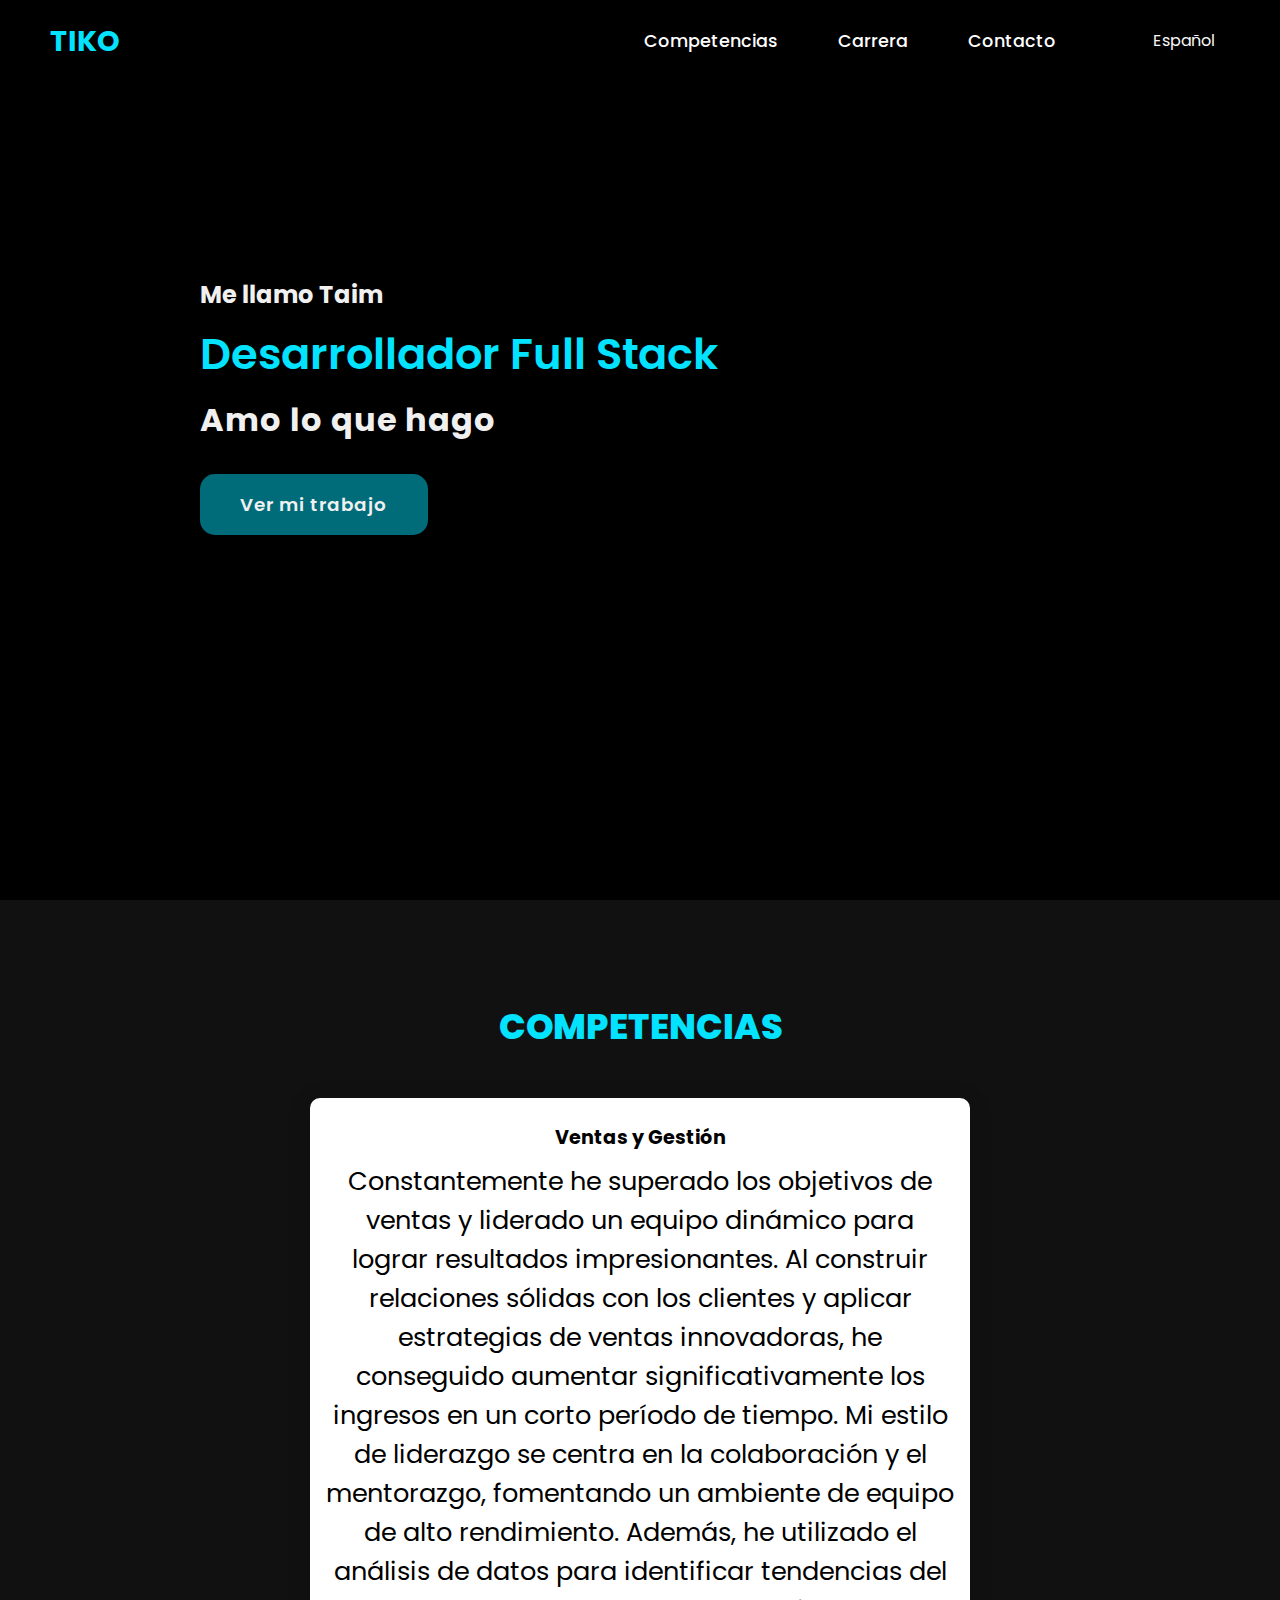
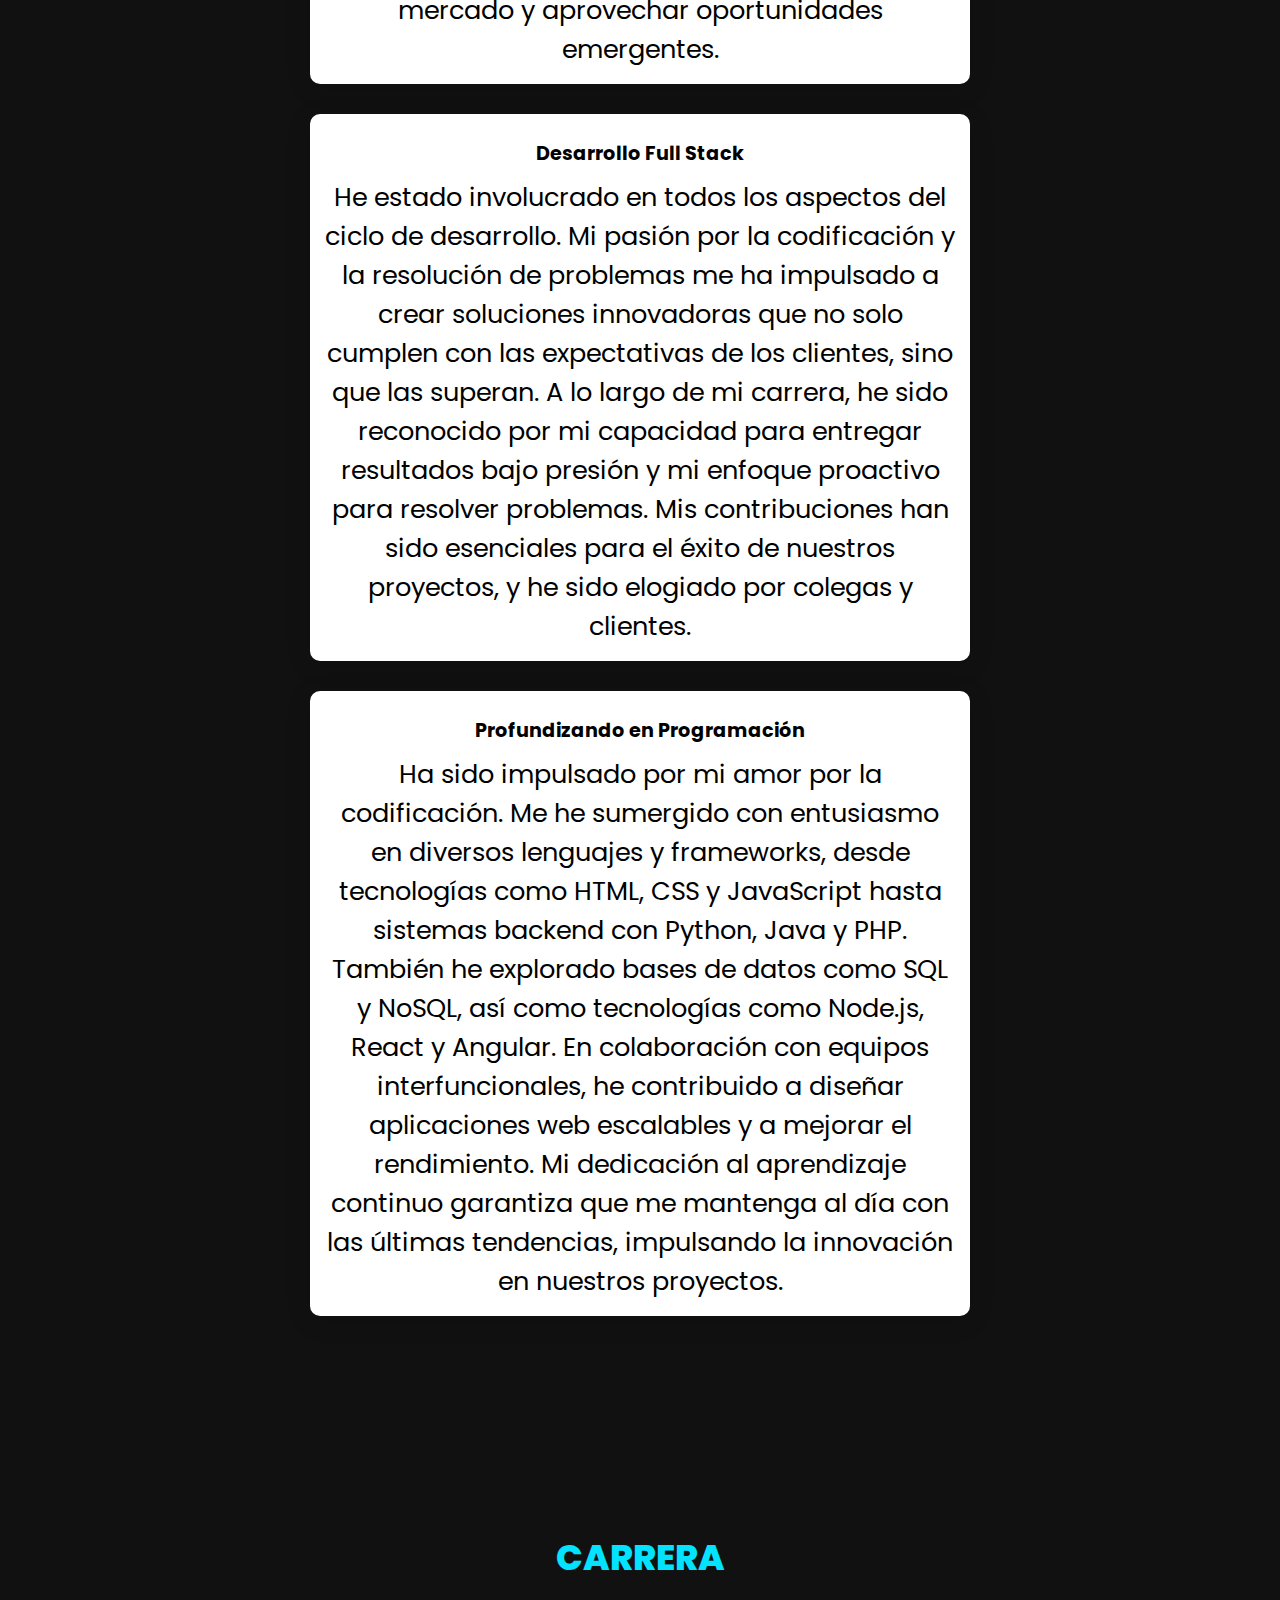
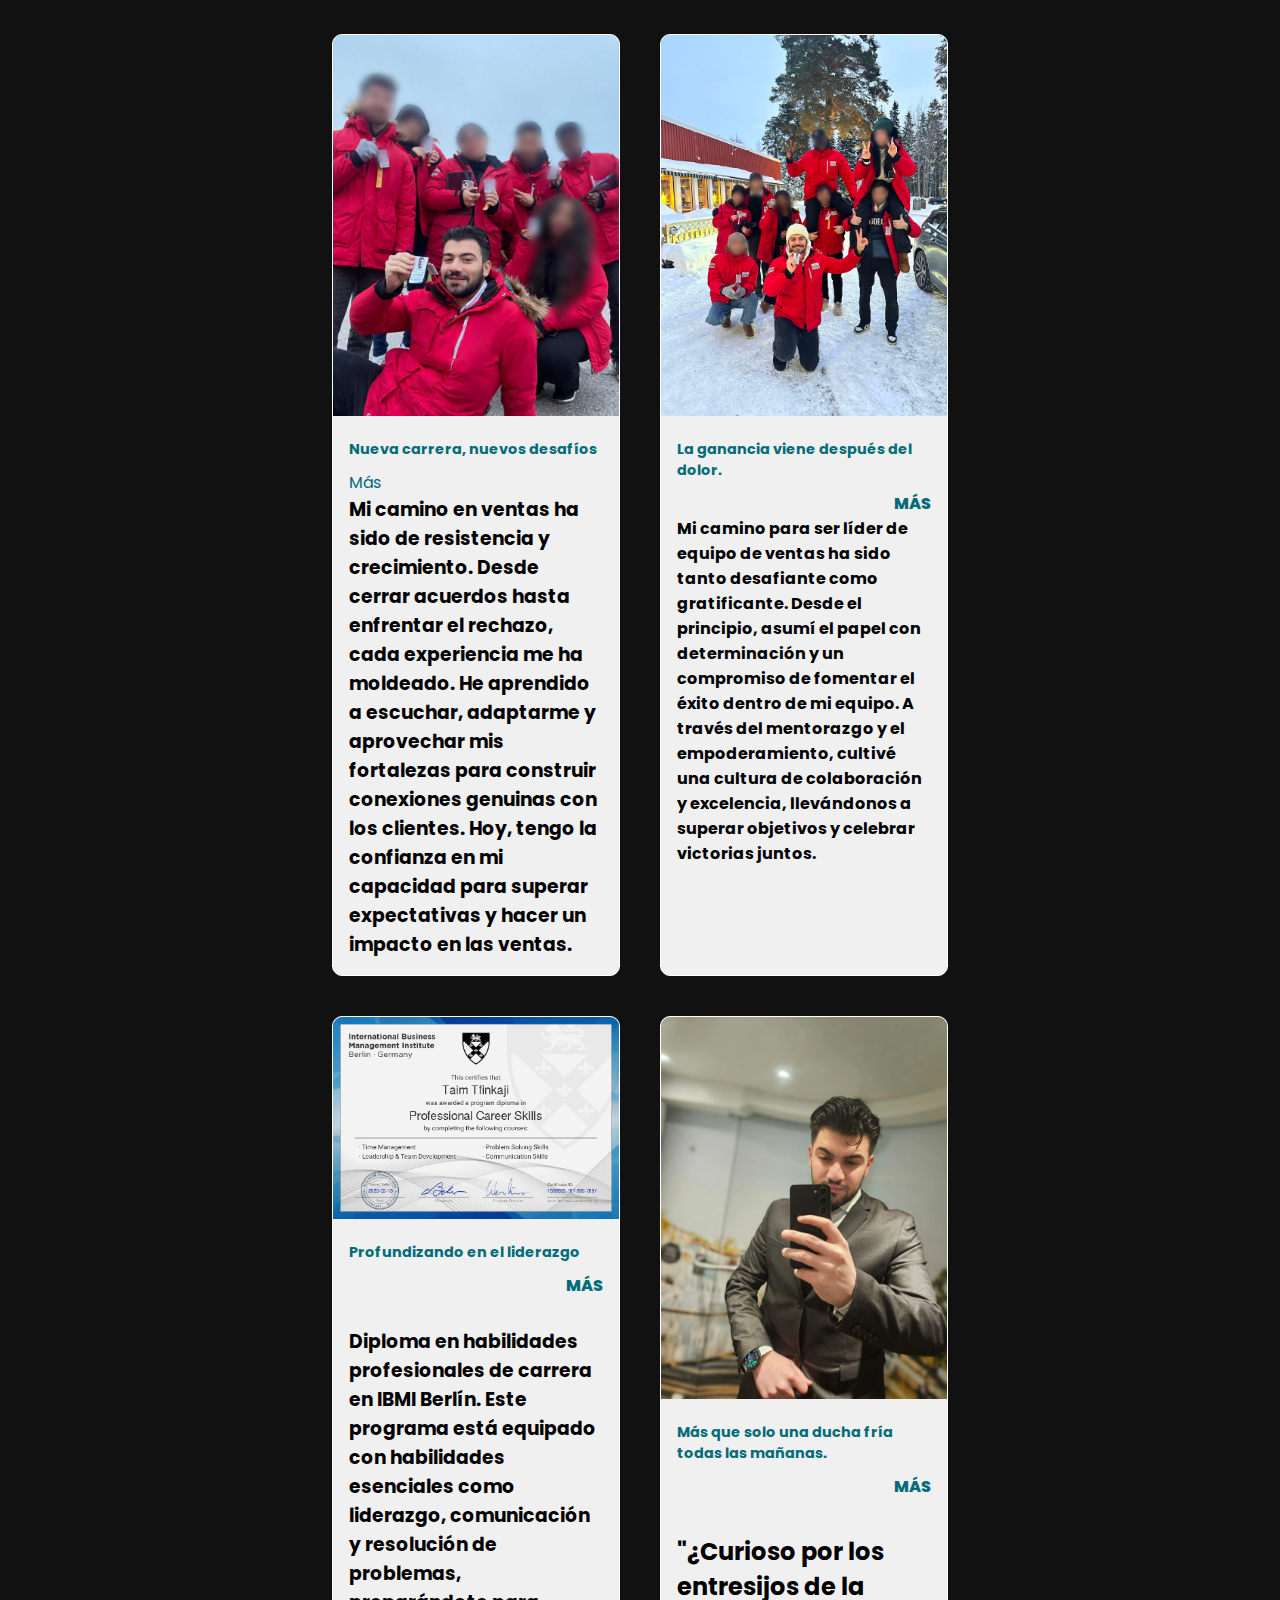
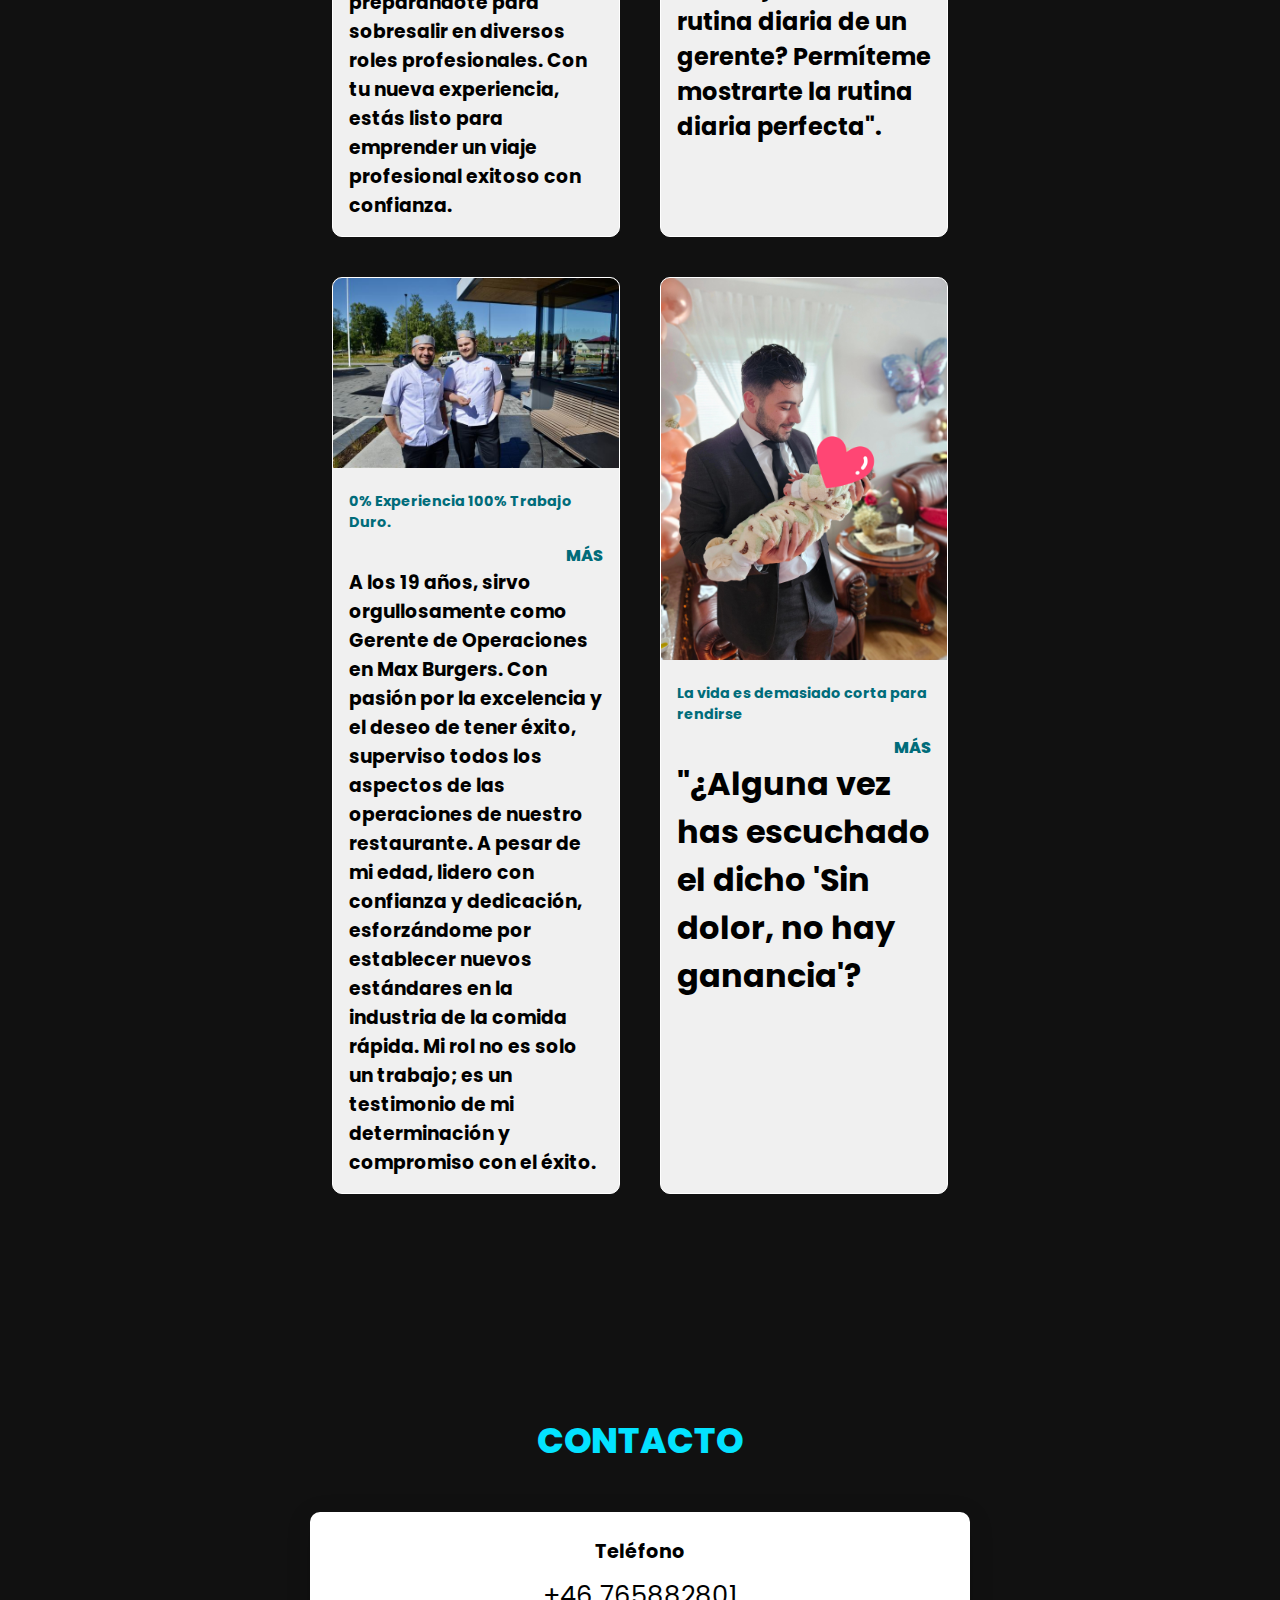
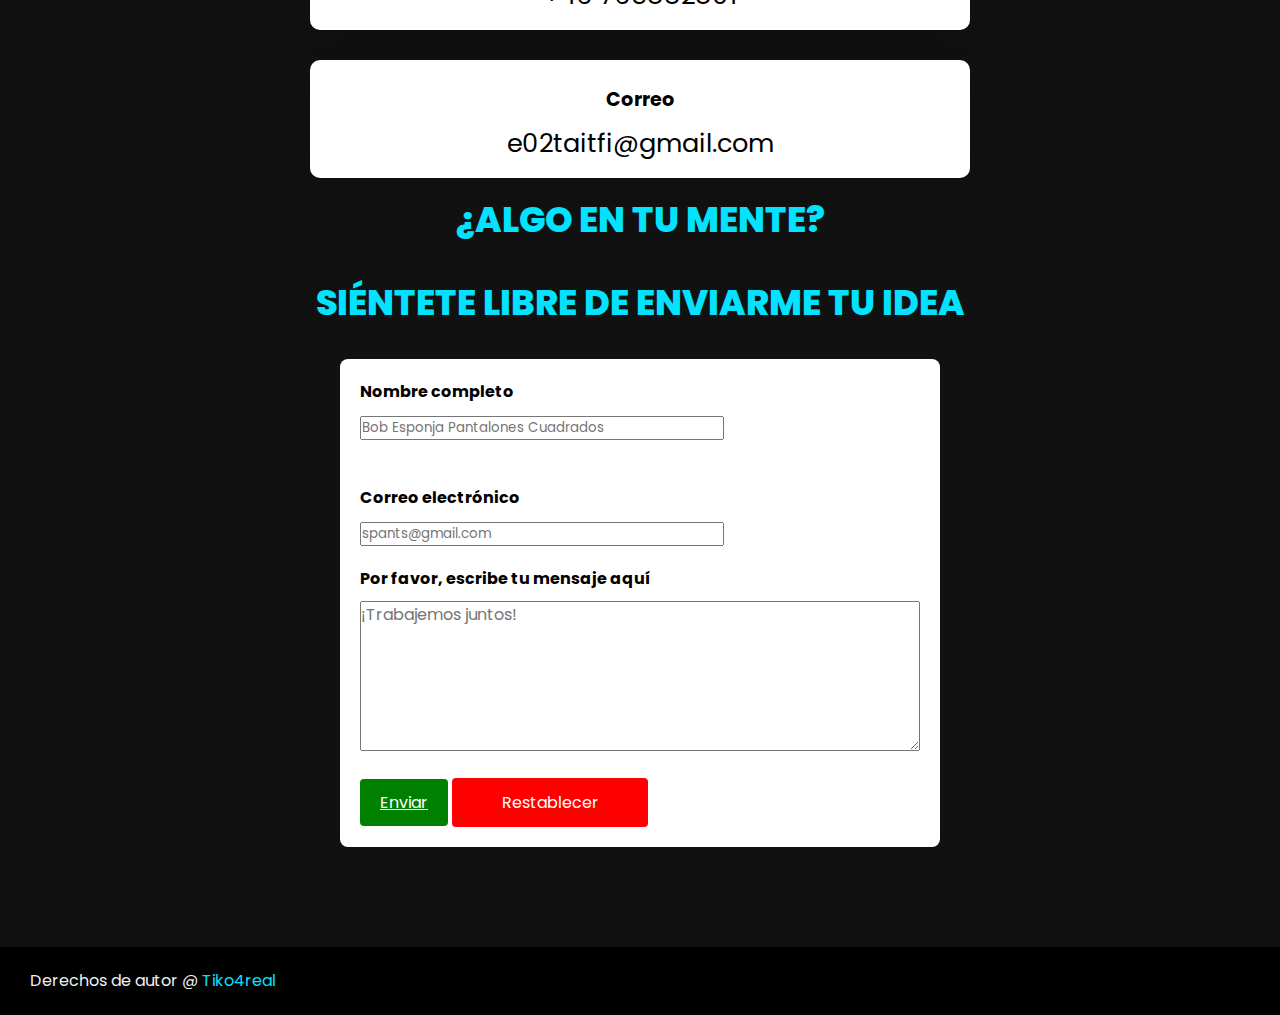
<file: index-es.html>
<!DOCTYPE html>
<html lang="es">

<head>
    <meta charset="UTF-8">
    <meta name="viewport" content="width=device-width, initial-scale=1.0">
    <meta name="keywords"
        content="Taim, Taim Tfinkaji,Tiko,Tiko Escobar,Tiko4real,tiko4real,taim,Taim.pro,taim xd,TIKO EL ESCOBAR">
    <meta name="author" content="Taim Tfinkaji">
    <link rel="preconnect" href="https://fonts.googleapis.com">
    <link rel="preconnect" href="https://fonts.gstatic.com" crossorigin>
    <link
        href="https://fonts.googleapis.com/css2?family=Poppins:ital,wght@0,100;0,200;0,300;0,400;0,500;0,600;0,700;0,800;0,900;1,100;1,200;1,300;1,400;1,500;1,600;1,700;1,800;1,900&display=swap"
        rel="stylesheet">
    <link rel="stylesheet" href="assets/css/style.css">
    <link rel="stylesheet" href="https://cdnjs.cloudflare.com/ajax/libs/font-awesome/6.5.2/css/all.min.css"
        integrity="sha512-SnH5WK+bZxgPHs44uWIX+LLJAJ9/2PkPKZ5QiAj6Ta86w+fsb2TkcmfRyVX3pBnMFcV7oQPJkl9QevSCWr3W6A=="
        crossorigin="anonymous" referrerpolicy="no-referrer" />
</head>

<body>
    <header>
        <a href="#" class="logo">Tiko</a>
        <nav class="navigation">
            <a href="#Services">Competencias</a>
            <a href="#projects">Carrera</a>
            <a href="#content">Contacto</a>

            <div class="lang-menu">
                <div class="selected-lang">
                    Español
                </div>
                <ul>
                    <li><a href="index-ar.html" id="ar">Árabe</a></li>
                    <li><a href="index.html" id="en">Inglés</a></li>
                    <li><a href="index-sv.html" id="sv">Sueco</a></li>
                    <li><a href="index-fr.html" id="fr">Francés</a></li>
                    <li><a href="index-es.html" id="es">Español</a></li>
                </ul>
            </div>
        </nav>
    </header>

    <section class="main">
        <div>
            <h2>Me llamo Taim <br><span>Desarrollador Full Stack</span></h2>
            <h3>Amo lo que hago</h3>
            <a href="#projects" class="main-btn">Ver mi trabajo</a>
            <div class="social-icons">
                <a href="https://www.linkedin.com/in/taim-tfinkaji-8bbaa5227/" target="_blank"><i class="fa-brands fa-linkedin"></i></a>
                <a href="https://github.com/Tiko4real" target="_blank"><i class="fa-brands fa-square-github"></i></a>
                <a href="https://www.instagram.com/tiko4real/" target="_blank"><i class="fa-brands fa-instagram"></i></a>
            </div>
    </section>

    <section class="cards" id="Services">
        <h2 class="title">
            Competencias
        </h2>
        <div class="content">
            <div class="card">
                <div class="icon">
                    <i class="fa-solid fa-ranking-star"></i>
                </div>
                <div class="info">
                    <h3>Ventas y Gestión</h3>
                    <p>Constantemente he superado los objetivos de ventas y liderado un equipo dinámico para lograr
                        resultados
                        impresionantes. Al construir relaciones sólidas con los clientes y aplicar estrategias de ventas
                        innovadoras,
                        he conseguido aumentar significativamente los ingresos en un corto período de tiempo. Mi estilo
                        de
                        liderazgo se centra en la colaboración y el mentorazgo, fomentando un ambiente de equipo de alto
                        rendimiento.
                        Además, he utilizado el análisis de datos para identificar tendencias del mercado y aprovechar
                        oportunidades
                        emergentes.</p>
                </div>
            </div>
            <div class="card">
                <div class="icon">
                    <i class="fa-solid fa-code"></i>
                </div>
                <div class="info">
                    <h3>Desarrollo Full Stack</h3>
                    <p>He estado involucrado en todos los aspectos del ciclo de desarrollo. Mi pasión por la
                        codificación y la
                        resolución de problemas me ha impulsado a crear soluciones innovadoras que no solo cumplen con
                        las
                        expectativas de los clientes, sino que las superan. A lo largo de mi carrera, he sido reconocido
                        por mi
                        capacidad para entregar resultados bajo presión y mi enfoque proactivo para resolver problemas.
                        Mis
                        contribuciones han sido esenciales para el éxito de nuestros proyectos, y he sido elogiado por
                        colegas y
                        clientes.</p>
                </div>
            </div>
            <div class="card">
                <div class="icon">
                    <i class="fa-solid fa-terminal"></i>
                </div>
                <div class="info">
                    <h3>Profundizando en Programación</h3>
                    <p>Ha sido impulsado por mi amor por la codificación. Me he sumergido con entusiasmo en diversos
                        lenguajes y
                        frameworks, desde tecnologías como HTML, CSS y JavaScript hasta sistemas backend con Python,
                        Java y PHP.
                        También he explorado bases de datos como SQL y NoSQL, así como tecnologías como Node.js, React y
                        Angular.

                        En colaboración con equipos interfuncionales, he contribuido a diseñar aplicaciones web
                        escalables y a mejorar
                        el rendimiento. Mi dedicación al aprendizaje continuo garantiza que me mantenga al día con las
                        últimas tendencias,
                        impulsando la innovación en nuestros proyectos.</p>
                </div>
            </div>
        </div>

    </section>
    <section class="projects" id="projects">
        <h2 class="title">Carrera</h2>
        <div class="content">
            <div class="projects-card">
                <div class="projects-img">
                    <img src="assets/images/salesmen-2.png" alt="Salesmen taking picture">
                </div>
                <div class="project-info">
                    <p class="project-category"><strong>Nueva carrera, nuevos desafíos</strong></p>
                    <strong class="project-title"></strong>
                        <span>
                        </span>
                        <a href=" https://drive.google.com/file/d/10OanYnJgiCzY_pfavtHdUj28AwKkujs1/view?usp=sharing"
                        class="more-details" target="_blank">Más</a>
                    </strong>
                    <h3>Mi camino en ventas ha sido de resistencia y crecimiento. Desde cerrar acuerdos hasta enfrentar
                        el rechazo, cada experiencia me ha moldeado. He aprendido a escuchar, adaptarme y aprovechar mis
                        fortalezas para construir conexiones genuinas con los clientes. Hoy, tengo la confianza en mi
                        capacidad para superar expectativas y hacer un impacto en las ventas.</h3>
                </div>
            </div>
            <div class="projects-card">
                <div class="projects-img">
                    <img src="assets/images/salesman-victory.jpg" alt="Salesmen celebrating victory">
                </div>
                <div class="project-info">
                    <p class="project-category"><strong>La ganancia viene después del dolor.</strong></p>
                    <strong class="project-title">
                        <span>
                        </span>
                        <a href="https://drive.google.com/file/d/1gToyrG5zvx2lFEEq3hx8eDIXIQJni7fZ/view?usp=sharing"
                            class="more-details" target="_blank">Más</a>
                    </strong>
                    <h4>Mi camino para ser líder de equipo de ventas ha sido tanto desafiante como gratificante. Desde
                        el principio, asumí el papel con determinación y un compromiso de fomentar el éxito dentro de mi
                        equipo. A través del mentorazgo y el empoderamiento, cultivé una cultura de colaboración y
                        excelencia, llevándonos a superar objetivos y celebrar victorias juntos.</h4>
                </div>
            </div>
            <div class="projects-card">
                <div class="projects-img">
                    <img src="assets/images/diploma.png" alt="Picture of diploma">
                </div>
                <div class="project-info">
                    <p class="project-category"><strong>Profundizando en el liderazgo</strong></p>
                    <strong class="project-title">
                        <span>
                        </span>
                        <a href="https://drive.google.com/drive/folders/1OCbxdskgWB_A5LrFsI8_pDNbXbkn-bJ9?usp=sharing"
                            class="more-details" target="_blank">Más</a>
                    </strong>
                    <h3><br>Diploma en habilidades profesionales de carrera en IBMI Berlín. Este programa está equipado
                        con habilidades esenciales como liderazgo, comunicación y resolución de problemas, preparándote
                        para sobresalir en diversos roles profesionales. Con tu nueva experiencia, estás listo para
                        emprender un viaje profesional exitoso con confianza.</h3>
                </div>
            </div>
            <div class="projects-card">
                <div class="projects-img">
                    <img src="assets/images/mirror-pic.jpg" alt="A man taking picture in front of mirror">
                </div>
                <div class="project-info">
                    <p class="project-category"><strong>Más que solo una ducha fría todas las mañanas.</strong></p>
                    <strong class="project-title">
                        <span>
                        </span>
                        <a href="https://drive.google.com/file/d/1-gg3aRTP0q8ky70SEpl7KQYXMFwiqTOz/view"
                            class="more-details" target="_blank">Más</a>
                    </strong>
                    <h2><br>"¿Curioso por los entresijos de la rutina diaria de un gerente? Permíteme mostrarte la
                        rutina diaria perfecta".</h2>
                </div>
            </div>
            <div class="projects-card">
                <div class="projects-img">
                    <img src="assets/images/Max-manager.jpeg" alt="Operations manager of MAX">
                </div>
                <div class="project-info">
                    <p class="project-category"> <strong> 0% Experiencia 100% Trabajo Duro.</strong></p>
                    <strong class="project-title">
                        <span>

                        </span>
                        <a href="https://drive.google.com/file/d/1jXPeG4wxp67ehDda86Rfao_l0LZgI1Fl/view?usp=sharing"
                            class="more-details" target="_blank">Más</a>
                    </strong>
                    <h3>A los 19 años, sirvo orgullosamente como Gerente de Operaciones en Max Burgers. Con pasión por
                        la excelencia y el deseo de tener éxito, superviso todos los aspectos de las operaciones de
                        nuestro restaurante. A pesar de mi edad, lidero con confianza y dedicación, esforzándome por
                        establecer nuevos estándares en la industria de la comida rápida. Mi rol no es solo un trabajo;
                        es un testimonio de mi determinación y compromiso con el éxito.</h3>
                </div>
            </div>
            <div class="projects-card">
                <div class="projects-img">
                    <img src="assets/images/happy-birthday.jpg" alt="A man holding new born child">
                </div>
                <div class="project-info">
                    <p class="project-category"><strong>La vida es demasiado corta para rendirse</strong></p>
                    <strong class="project-title">
                        <span>

                        </span>
                        <a href="https://drive.google.com/file/d/15O10tv84td_C3VNRObpOgS7EnoW03E5r/view?usp=sharing"
                            class="more-details" target="_blank">Más</a>
                    </strong>
                    <h1>"¿Alguna vez has escuchado el dicho 'Sin dolor, no hay ganancia'?</h1>
                </div>
            </div>
        </div>
    </section>
    <section class="cards-contacts" id="content">
        <h2 class="title">Contacto</h2>
        <div class="content">
            <div class="card">
                <div class="icon">
                    <i class="fa-solid fa-square-phone"></i>
                </div>
                <div class="info">
                    <h3>Teléfono</h3>
                    <p>+46 765882801</p>
                </div>
            </div>
            <div class="card">
                <div class="icon">
                    <i class="fa-solid fa-envelope"></i>
                </div>
                <div class="info">
                    <h3>Correo</h3>
                    <p>e02taitfi@gmail.com</p>
                </div>
            </div>
        </div>
        <h2 class="title">¿Algo en tu mente?</h2>
        <p class="title">Siéntete libre de enviarme tu idea</p>
        <form action="" method="get">
            <div class="form-group">
                <label for="fullname">Nombre completo</label>
                <input type="text" placeholder="Bob Esponja Pantalones Cuadrados" name="fullname" id="fullname"
                    required>
            </div>
            <br>
            <div class="form-group">
                <label for="email">Correo electrónico</label>
                <input type="email" placeholder="spants@gmail.com" name="email" id="email" required>
            </div>
            <div class="form-group">
                <label for="message">Por favor, escribe tu mensaje aquí</label>
                <textarea placeholder="¡Trabajemos juntos!" name="message" id="message" required></textarea>
            </div>
            <a id="submit" href="thank.html">Enviar</a>
            <button type="reset" id="reset">Restablecer</button>
        </form>
    </section>
    <footer class="footer">
        <p>Derechos de autor @ <span>Tiko4real</span></p>
        <div class="social-icons">
            <a href="https://www.linkedin.com/in/taim-tfinkaji-8bbaa5227/" target="_blank"><i class="fa-brands fa-linkedin"></i></a>
            <a href="https://github.com/Tiko4real" target="_blank"><i class="fa-brands fa-square-github"></i></a>
            <a href="https://www.instagram.com/tiko4real/" target="_blank"><i class="fa-brands fa-instagram"></i></a>
        </div>
    </footer>
</body>

</html>
</file>
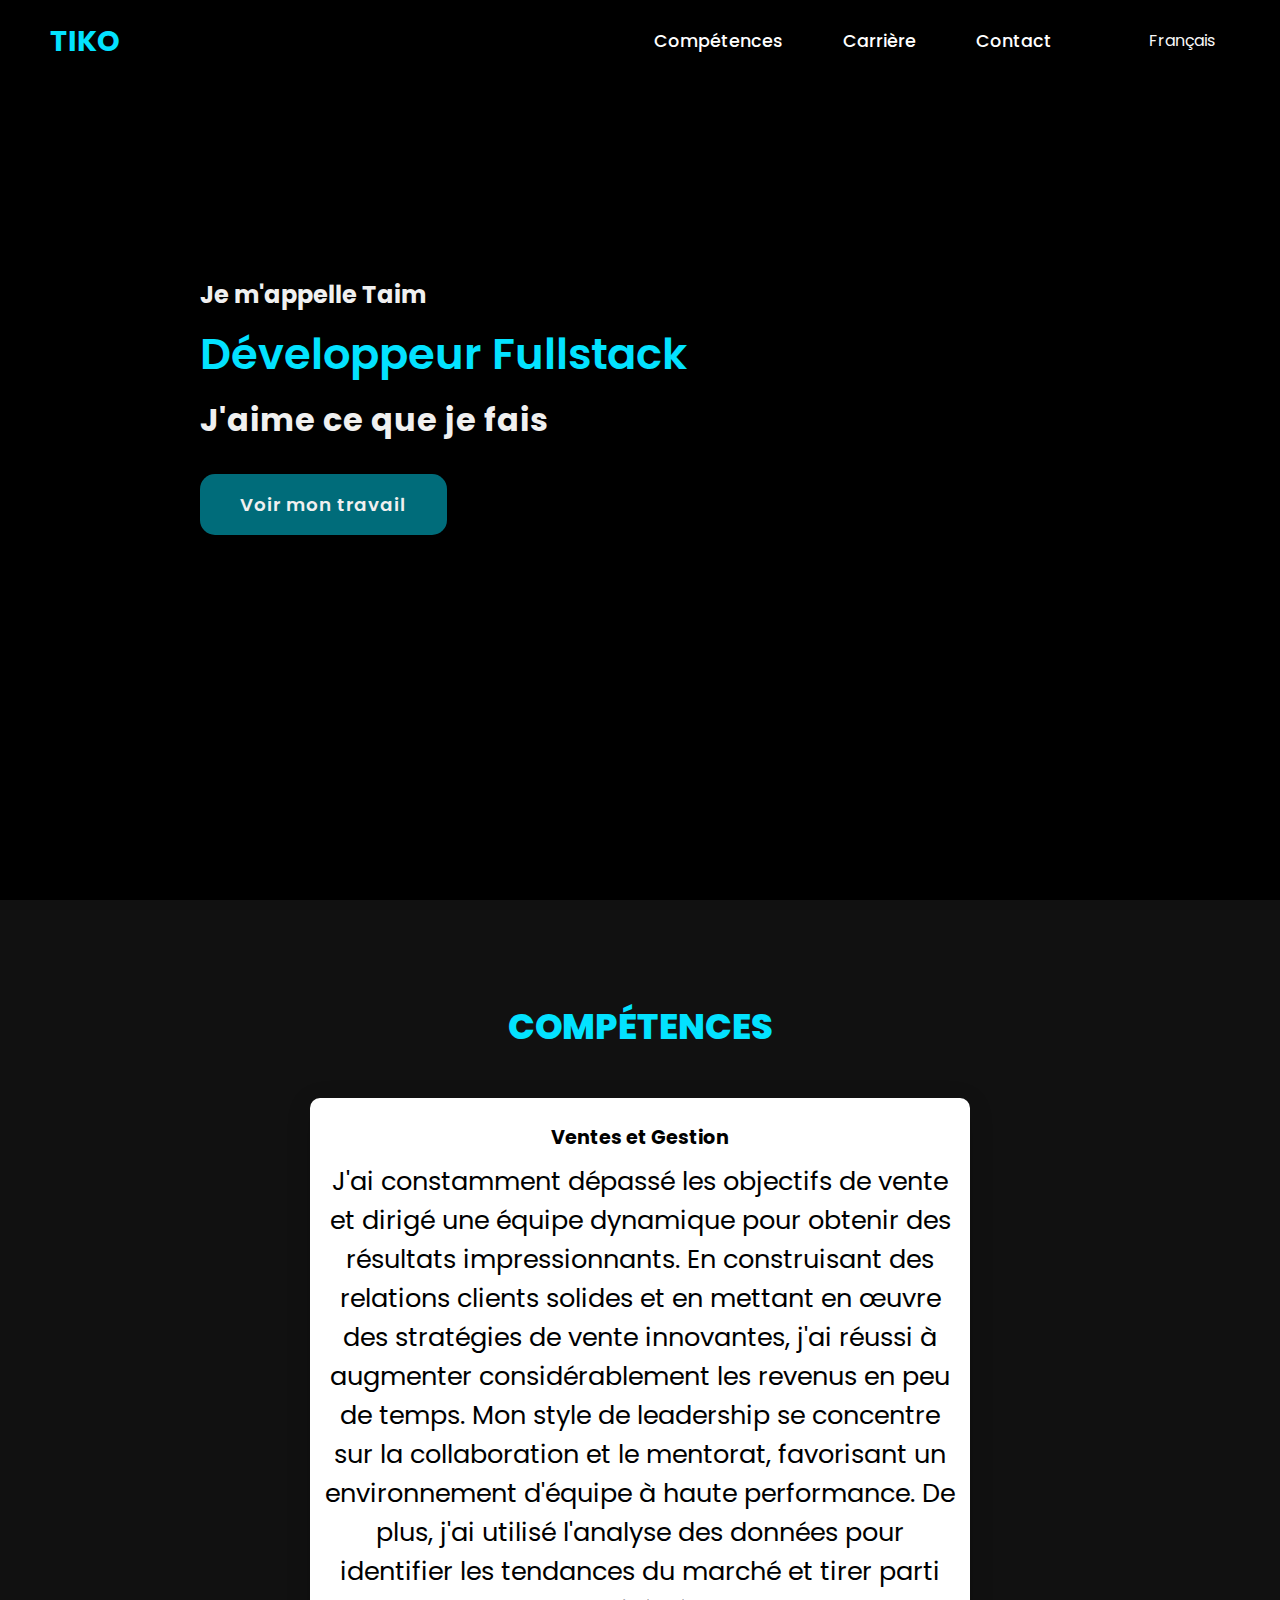
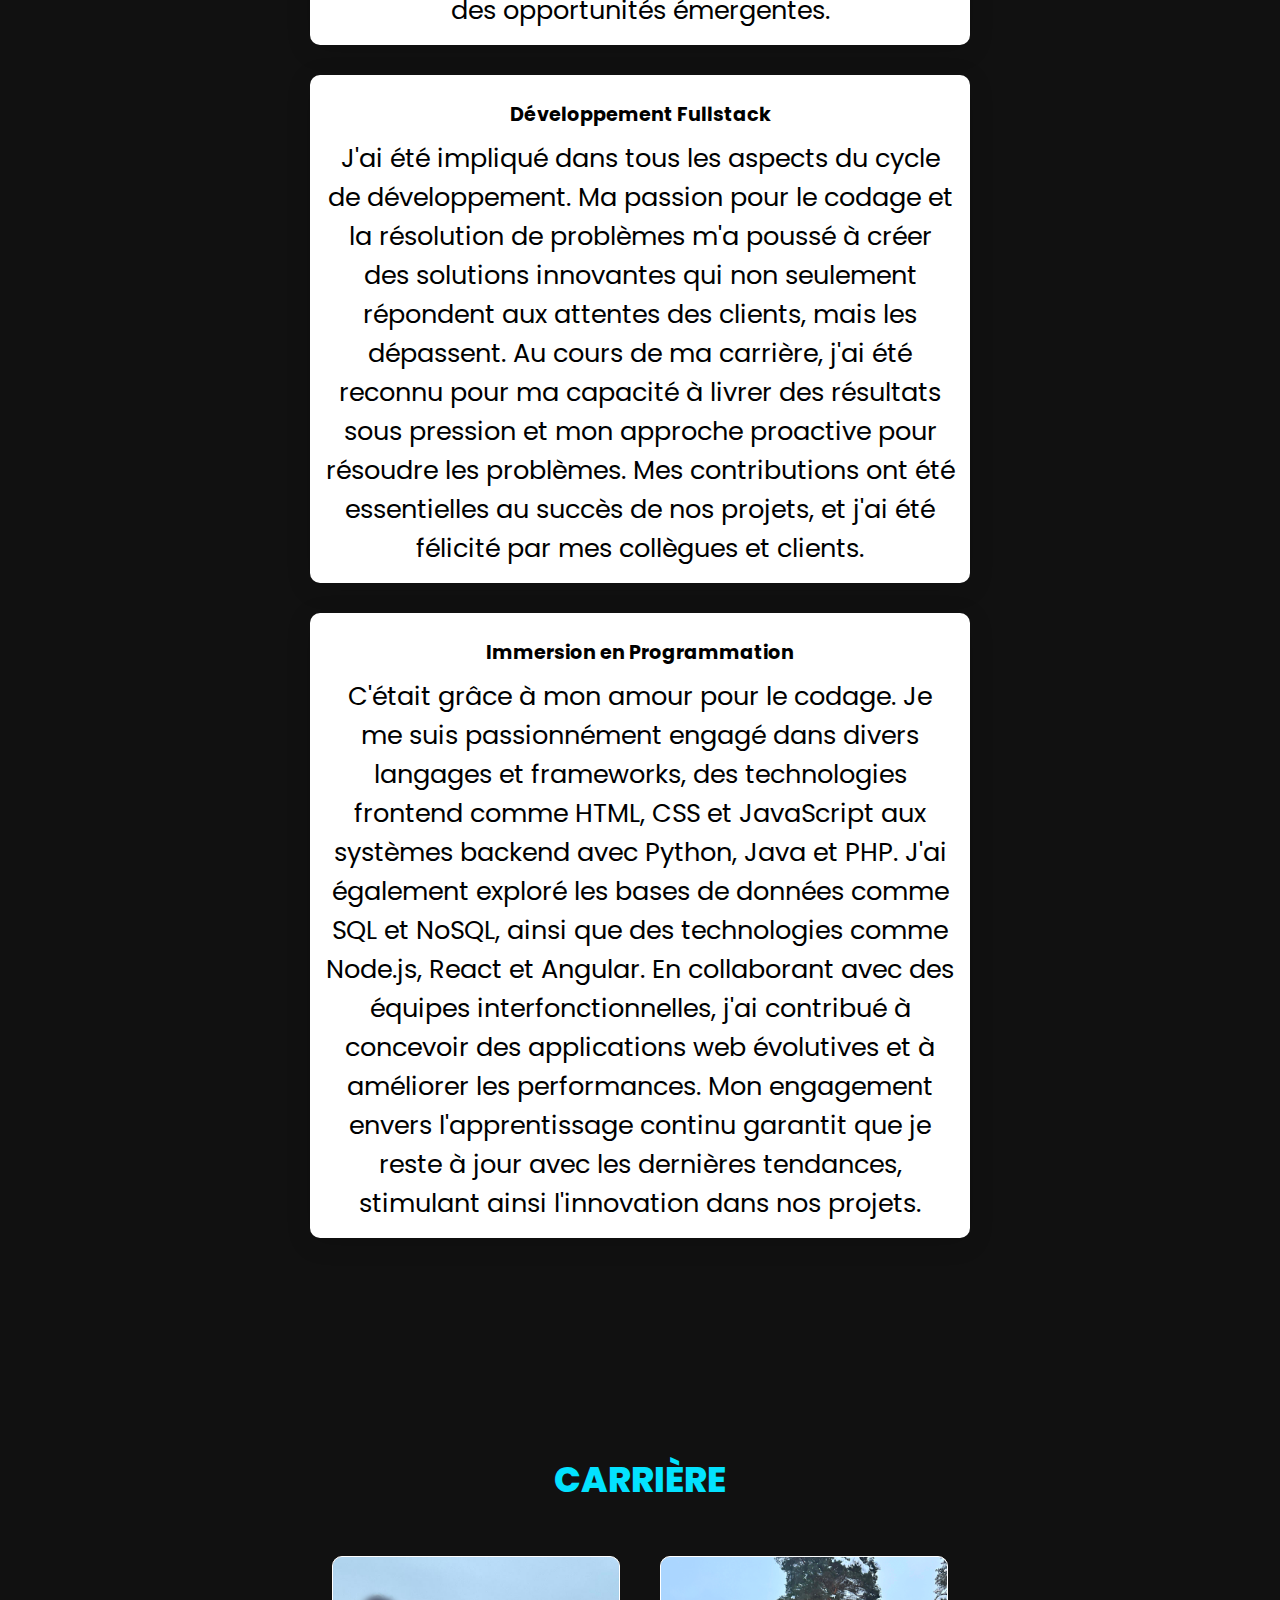
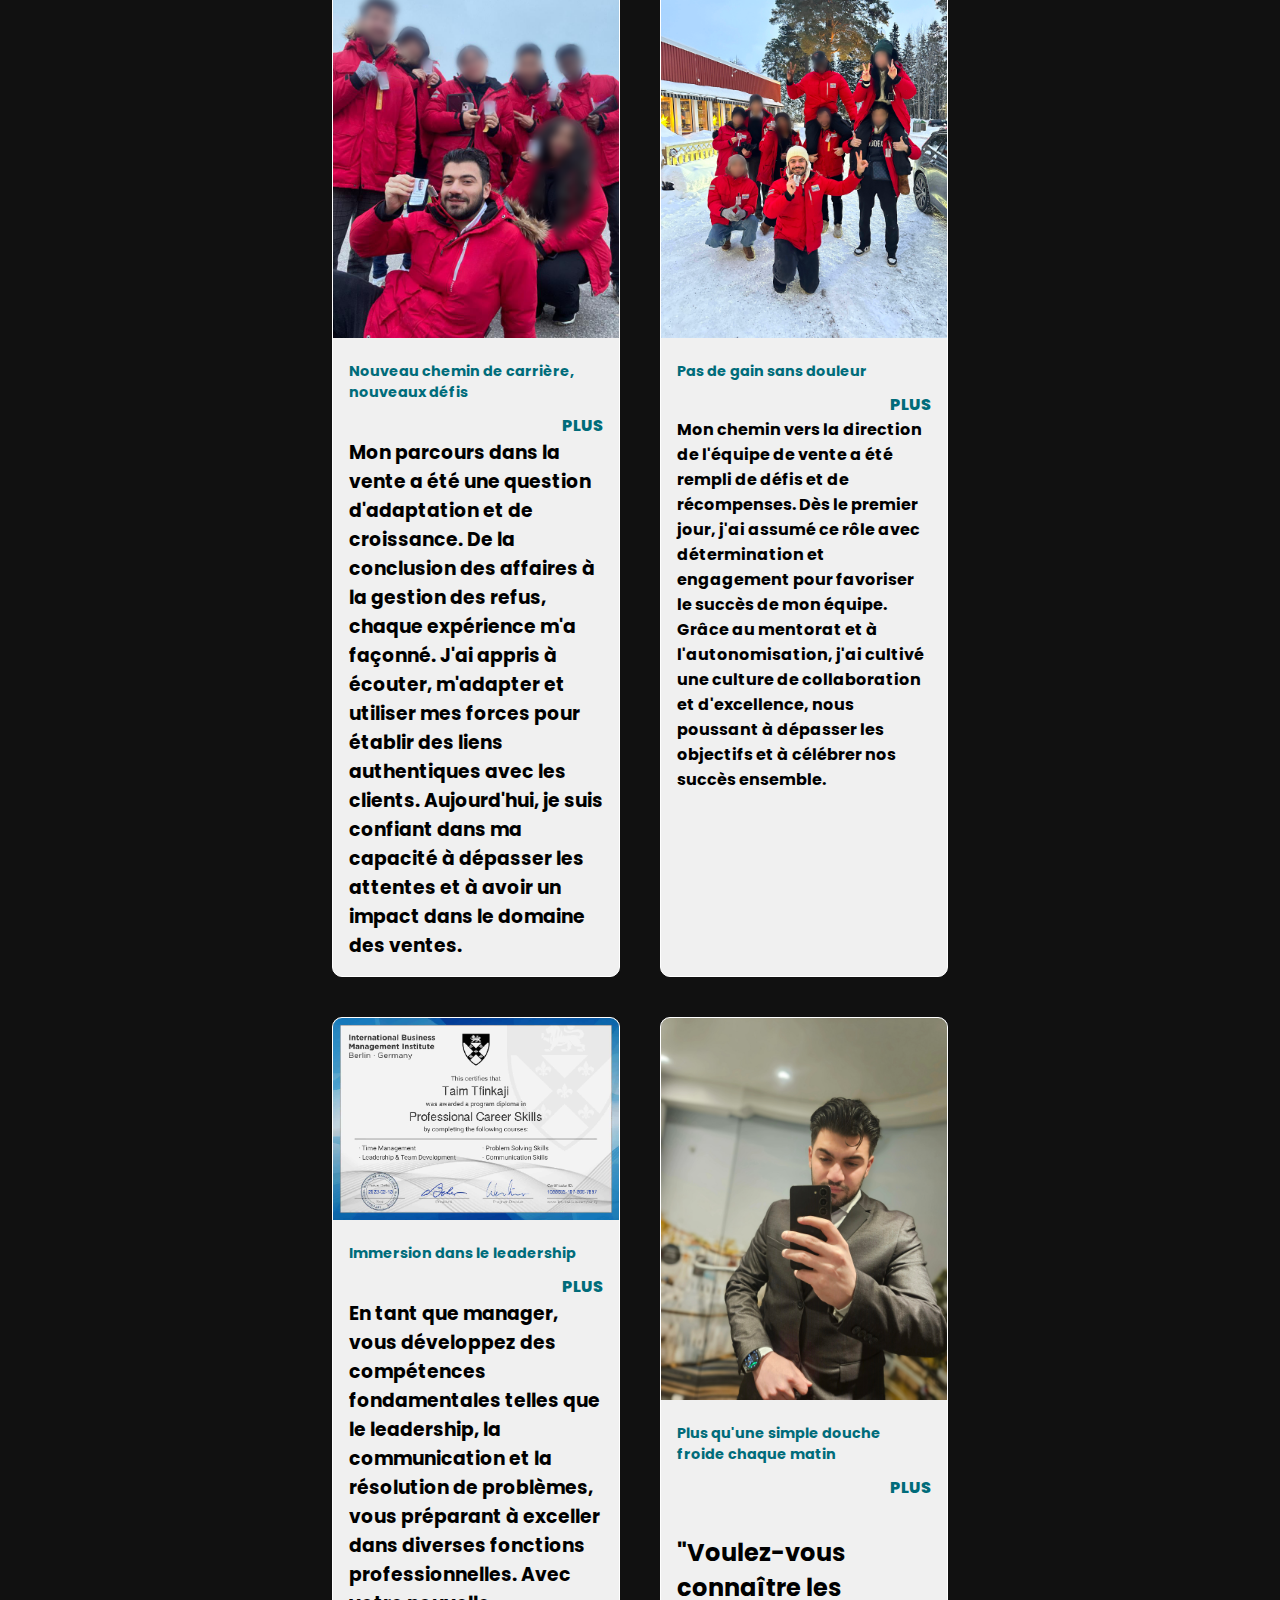
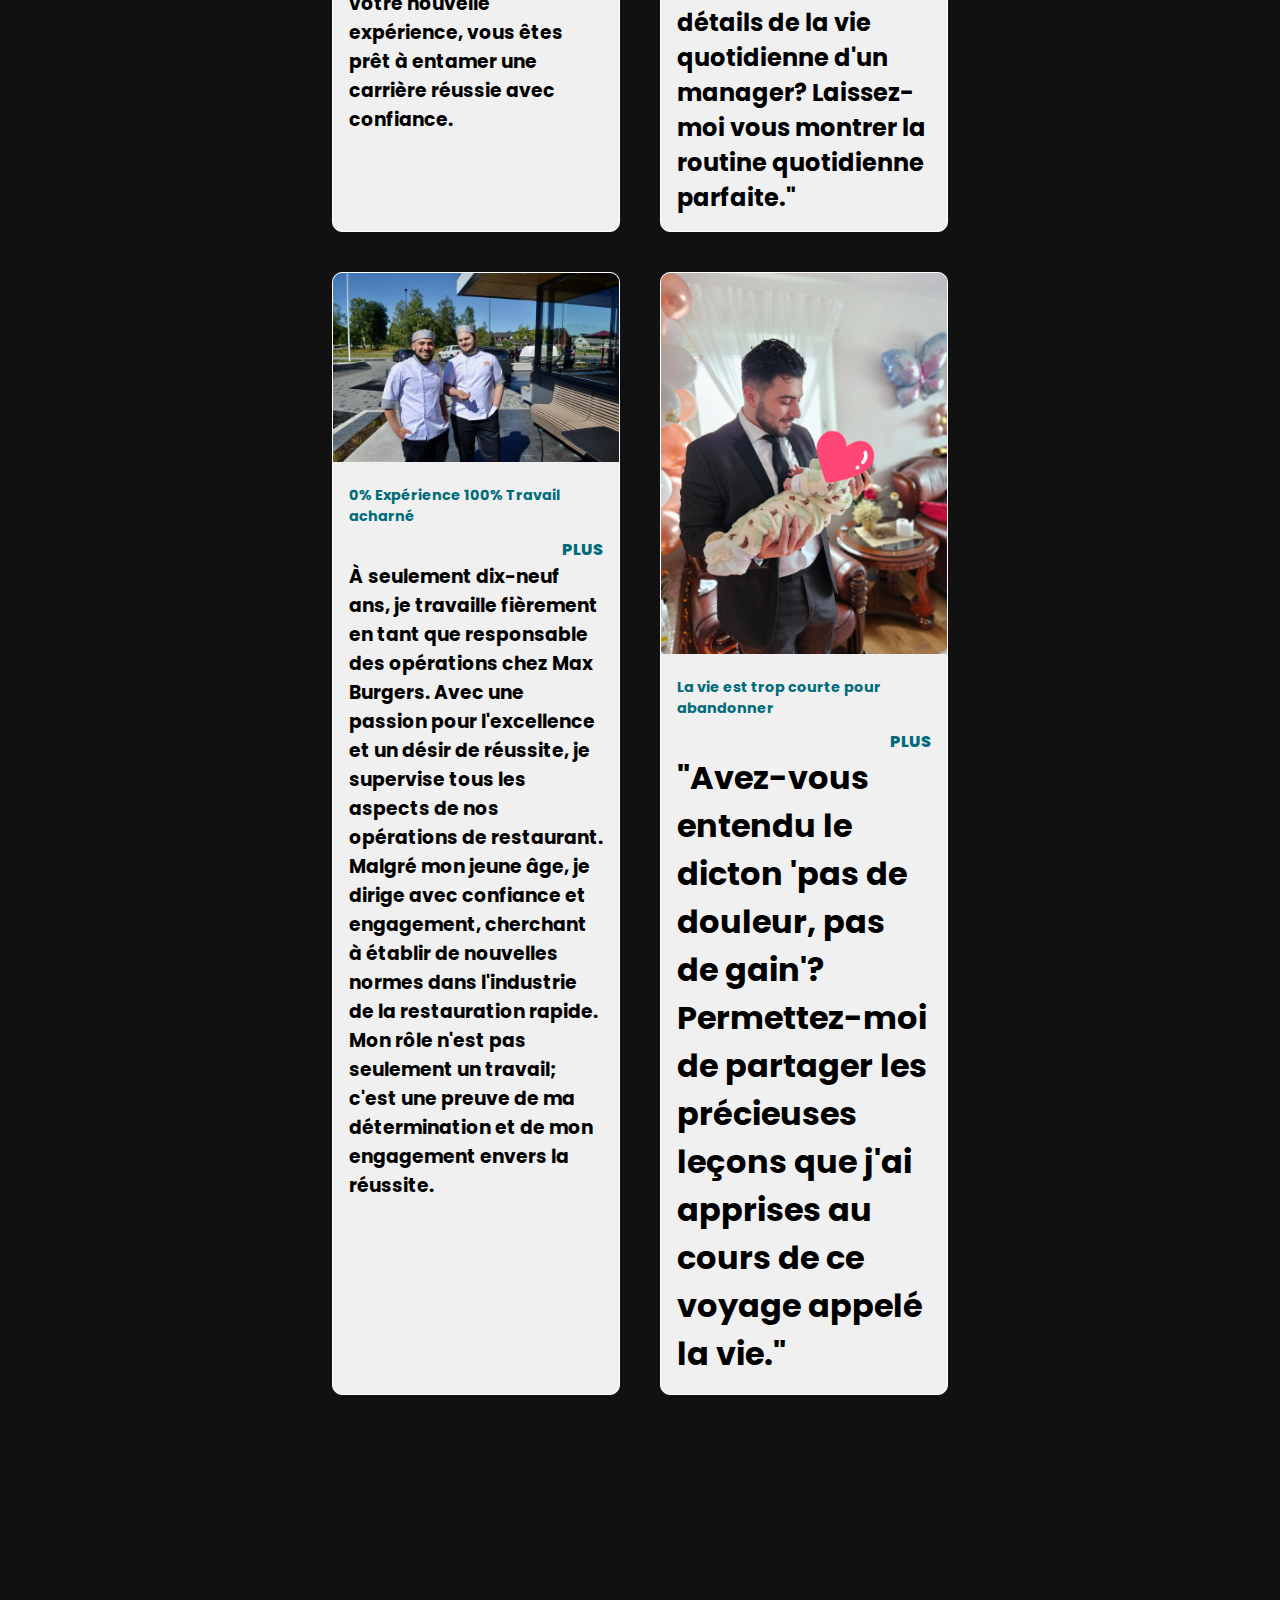
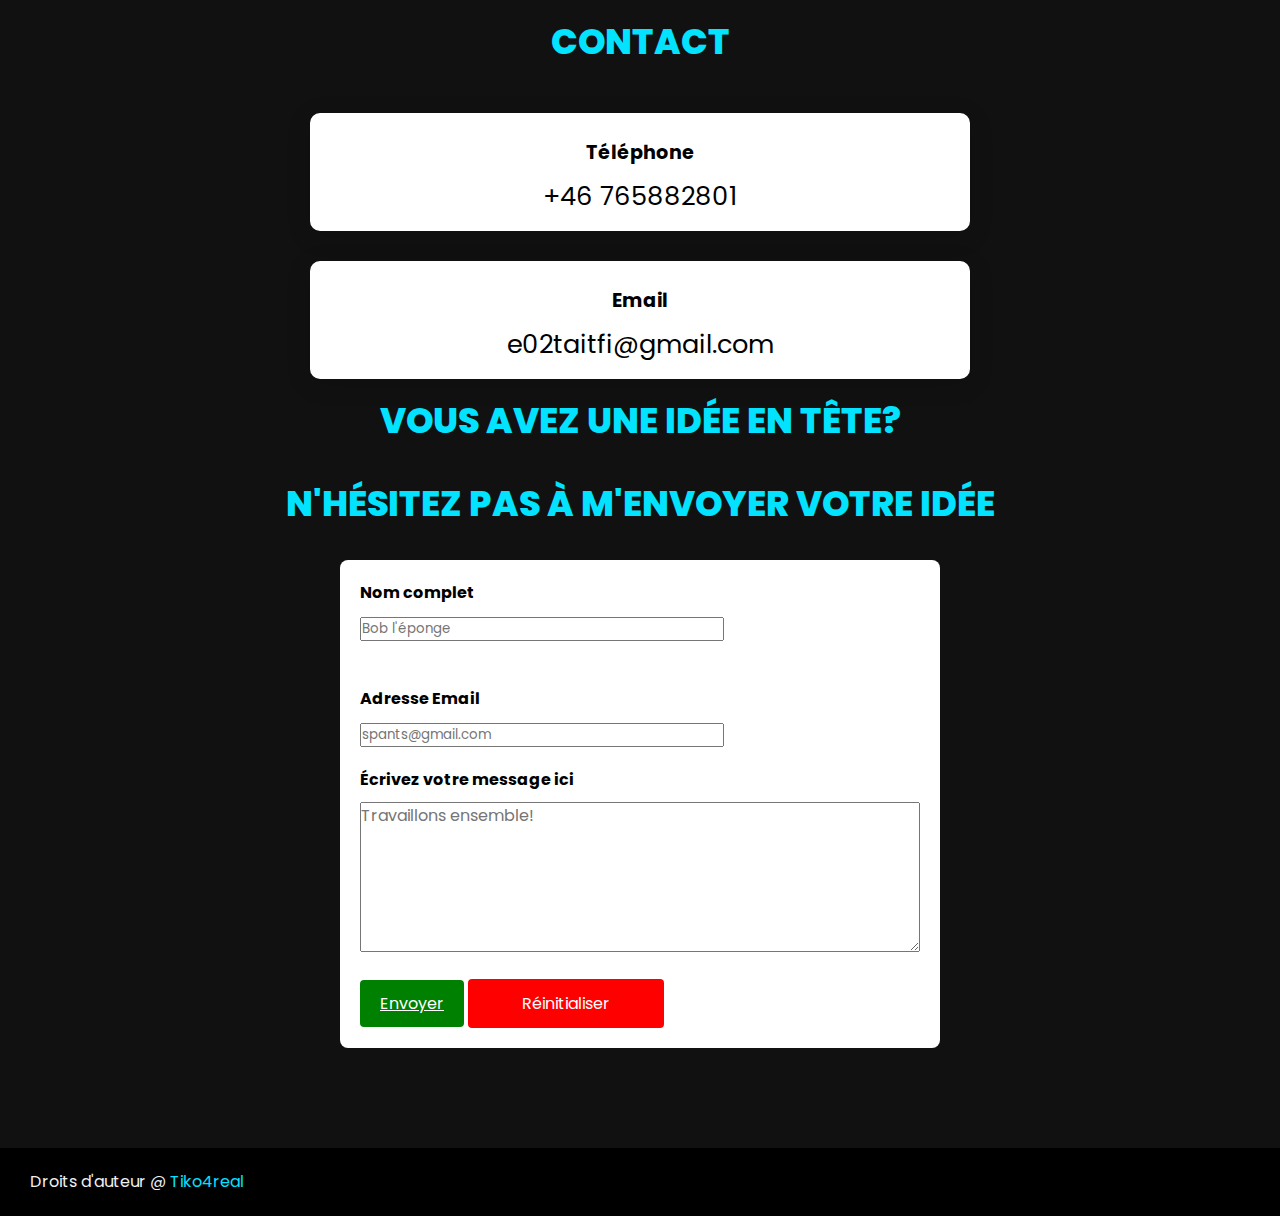
<file: index-fr.html>
<!DOCTYPE html>
<html lang="fr">

<head>
    <meta charset="UTF-8">
    <meta name="viewport" content="width=device-width, initial-scale=1.0">
    <meta name="keywords"
        content="Taim, Taim Tfinkaji,Tiko,Tiko Escobar,Tiko4real,tiko4real,taim,Taim.pro,taim xd,TIKO EL ESCOBAR">
    <meta name="author" content="Taim Tfinkaji">
    <link rel="preconnect" href="https://fonts.googleapis.com">
    <link rel="preconnect" href="https://fonts.gstatic.com" crossorigin>
    <link
        href="https://fonts.googleapis.com/css2?family=Poppins:ital,wght@0,100;0,200;0,300;0,400;0,500;0,600;0,700;0,800;0,900;1,100;1,200;1,300;1,400;1,500;1,600;1,700;1,800;1,900&display=swap"
        rel="stylesheet">
    <link rel="stylesheet" href="assets/css/style.css">
    <link rel="stylesheet" href="https://cdnjs.cloudflare.com/ajax/libs/font-awesome/6.5.2/css/all.min.css"
        integrity="sha512-SnH5WK+bZxgPHs44uWIX+LLJAJ9/2PkPKZ5QiAj6Ta86w+fsb2TkcmfRyVX3pBnMFcV7oQPJkl9QevSCWr3W6A=="
        crossorigin="anonymous" referrerpolicy="no-referrer" />
</head>

<body>
    <header>
        <a href="#" class="logo">Tiko</a>
        <nav class="navigation">
            <a href="#Services">Compétences</a>
            <a href="#projects">Carrière</a>
            <a href="#content">Contact</a>

            <div class="lang-menu">
                <div class="selected-lang">
                    Français
                </div>
                <ul>
                    <li><a href="index-ar.html" id="ar">Arabe</a></li>
                    <li><a href="index.html" id="en">Anglais</a></li>
                    <li><a href="index-sv.html" id="sv">Suédois</a></li>
                    <li><a href="index-fr.html" id="fr">Français</a></li>
                    <li><a href="index-es.html" id="es">Espagnol</a></li>
                </ul>
            </div>
        </nav>
    </header>

    <section class="main">
        <div>
            <h2>Je m'appelle Taim <br><span>Développeur Fullstack</span></h2>
            <h3>J'aime ce que je fais</h3>
            <a href="#projects" class="main-btn">Voir mon travail</a>
            <div class="social-icons">
                <a href="https://www.linkedin.com/in/taim-tfinkaji-8bbaa5227/" target="_blank"><i class="fa-brands fa-linkedin"></i></a>
                <a href="https://github.com/Tiko4real" target="_blank"><i class="fa-brands fa-square-github"></i></a>
                <a href="https://www.instagram.com/tiko4real/" target="_blank"><i class="fa-brands fa-instagram"></i></a>
            </div>
    </section>

    <section class="cards" id="Services">
        <h2 class="title">
            Compétences
        </h2>
        <div class="content">
            <div class="card">
                <div class="icon">
                    <i class="fa-solid fa-ranking-star"></i>
                </div>
                <div class="info">
                    <h3>Ventes et Gestion</h3>
                    <p>J'ai constamment dépassé les objectifs de vente et dirigé une équipe dynamique pour obtenir des résultats
                        impressionnants. En construisant des relations clients solides et en mettant en œuvre des stratégies de
                        vente innovantes, j'ai réussi à augmenter considérablement les revenus en peu de temps. Mon style de
                        leadership se concentre sur la collaboration et le mentorat, favorisant un environnement d'équipe à haute
                        performance. De plus, j'ai utilisé l'analyse des données pour identifier les tendances du marché et tirer
                        parti des opportunités émergentes.</p>
                </div>
            </div>
            <div class="card">
                <div class="icon">
                    <i class="fa-solid fa-code"></i>
                </div>
                <div class="info">
                    <h3>Développement Fullstack</h3>
                    <p>J'ai été impliqué dans tous les aspects du cycle de développement. Ma passion pour le codage et la résolution
                        de problèmes m'a poussé à créer des solutions innovantes qui non seulement répondent aux attentes des clients,
                        mais les dépassent. Au cours de ma carrière, j'ai été reconnu pour ma capacité à livrer des résultats sous
                        pression et mon approche proactive pour résoudre les problèmes. Mes contributions ont été essentielles au
                        succès de nos projets, et j'ai été félicité par mes collègues et clients.</p>
                </div>
            </div>
            <div class="card">
                <div class="icon">
                    <i class="fa-solid fa-terminal"></i>
                </div>
                <div class="info">
                    <h3>Immersion en Programmation</h3>
                    <p>C'était grâce à mon amour pour le codage. Je me suis passionnément engagé dans divers langages et frameworks,
                        des technologies frontend comme HTML, CSS et JavaScript aux systèmes backend avec Python, Java et PHP. J'ai
                        également exploré les bases de données comme SQL et NoSQL, ainsi que des technologies comme Node.js, React et
                        Angular.

                        En collaborant avec des équipes interfonctionnelles, j'ai contribué à concevoir des applications web
                        évolutives et à améliorer les performances. Mon engagement envers l'apprentissage continu garantit que je
                        reste à jour avec les dernières tendances, stimulant ainsi l'innovation dans nos projets.
                    </p>
                </div>
            </div>
        </div>

    </section>
    <section class="projects" id="projects">
        <h2 class="title">Carrière</h2>
        <div class="content">
            <div class="projects-card">
                <div class="projects-img">
                    <img src="assets/images/salesmen-2.png" alt="Salesmen taking picture">
                </div>
                <div class="project-info">
                    <p class="project-category"><strong>Nouveau chemin de carrière, nouveaux défis</strong></p>
                    <strong class="project-title">
                        <span>
                        </span>
                        <a href="https://drive.google.com/file/d/10OanYnJgiCzY_pfavtHdUj28AwKkujs1/view?usp=sharing"
                            class="more-details" target="_blank">Plus</a>
                    </strong>
                    <h3>Mon parcours dans la vente a été une question d'adaptation et de croissance. De la conclusion des affaires à
                        la gestion des refus, chaque expérience m'a façonné. J'ai appris à écouter, m'adapter et utiliser mes forces
                        pour établir des liens authentiques avec les clients. Aujourd'hui, je suis confiant dans ma capacité à
                        dépasser les attentes et à avoir un impact dans le domaine des ventes.</h3>
                </div>
            </div>
            <div class="projects-card">
                <div class="projects-img">
                    <img src="assets/images/salesman-victory.jpg" alt="Salesmen celebrating victory">
                </div>
                <div class="project-info">
                    <p class="project-category"><strong>Pas de gain sans douleur</strong></p>
                    <strong class="project-title">
                        <span>
                        </span>
                        <a href="https://drive.google.com/file/d/1gToyrG5zvx2lFEEq3hx8eDIXIQJni7fZ/view?usp=sharing"
                            class="more-details" target="_blank">Plus</a>
                    </strong>
                    <h4>Mon chemin vers la direction de l'équipe de vente a été rempli de défis et de récompenses. Dès le premier
                        jour, j'ai assumé ce rôle avec détermination et engagement pour favoriser le succès de mon équipe. Grâce au
                        mentorat et à l'autonomisation, j'ai cultivé une culture de collaboration et d'excellence, nous poussant à
                        dépasser les objectifs et à célébrer nos succès ensemble.</h4>
                </div>
            </div>
            <div class="projects-card">
                <div class="projects-img">
                    <img src="assets/images/diploma.png" alt="Picture of diploma">
                </div>
                <div class="project-info">
                    <p class="project-category"><strong>Immersion dans le leadership</strong></p>
                    <strong class="project-title">
                        <span>
                        </span>
                        <a href="https://drive.google.com/file/d/1oP-Sl4BP_nh0tSrb-LABtnM5EQ36BzSt/view?usp=sharing"
                            class="more-details" target="_blank">Plus</a>
                    </strong>
                    <h3>En tant que manager, vous développez des compétences fondamentales telles que le leadership, la communication
                        et la résolution de problèmes, vous préparant à exceller dans diverses fonctions professionnelles. Avec votre
                        nouvelle expérience, vous êtes prêt à entamer une carrière réussie avec confiance.</h3>
                </div>
            </div>
            <div class="projects-card">
                <div class="projects-img">
                    <img src="assets/images/mirror-pic.jpg" alt="A man taking picture in front of mirror">
                </div>
                <div class="project-info">
                    <p class="project-category"><strong>Plus qu'une simple douche froide chaque matin</strong></p>
                    <strong class="project-title">
                        <span>
                        </span>
                        <a href="https://drive.google.com/file/d/1-gg3aRTP0q8ky70SEpl7KQYXMFwiqTOz/view"
                            class="more-details" target="_blank">Plus</a>
                    </strong>
                    <h2><br>"Voulez-vous connaître les détails de la vie quotidienne d'un manager? Laissez-moi vous montrer la
                        routine quotidienne parfaite."</h2>
                </div>
            </div>
            <div class="projects-card">
                <div class="projects-img">
                    <img src="assets/images/Max-manager.jpeg" alt="Operations manager of MAX">
                </div>
                <div class="project-info">
                    <p class="project-category"><strong>0% Expérience 100% Travail acharné</strong></p>
                    <strong class="project-title">
                        <span>

                        </span>
                        <a href="https://drive.google.com/file/d/1jXPeG4wxp67ehDda86Rfao_l0LZgI1Fl/view?usp=sharing"
                            class="more-details" target="_blank">Plus</a>
                    </strong>
                    <h3>À seulement dix-neuf ans, je travaille fièrement en tant que responsable des opérations chez Max Burgers.
                        Avec une passion pour l'excellence et un désir de réussite, je supervise tous les aspects de nos opérations
                        de restaurant. Malgré mon jeune âge, je dirige avec confiance et engagement, cherchant à établir de nouvelles
                        normes dans l'industrie de la restauration rapide. Mon rôle n'est pas seulement un travail; c'est une preuve
                        de ma détermination et de mon engagement envers la réussite.
                    </h3>
                </div>
            </div>
            <div class="projects-card">
                <div class="projects-img">
                    <img src="assets/images/happy-birthday.jpg" alt="A man holding new born child">
                </div>
                <div class="project-info">
                    <p class="project-category"><strong>La vie est trop courte pour abandonner</strong></p>
                    <strong class="project-title">
                        <span>

                        </span>
                        <a href="https://drive.google.com/file/d/15O10tv84td_C3VNRObpOgS7EnoW03E5r/view?usp=sharing"
                            class="more-details" target="_blank">Plus</a>
                    </strong>
                    <h1>"Avez-vous entendu le dicton 'pas de douleur, pas de gain'? Permettez-moi de partager les précieuses leçons
                        que j'ai apprises au cours de ce voyage appelé la vie."</h1>
                </div>
            </div>
        </div>
        </div>
    </section>
    <section class="cards-contacts" id="content">
        <h2 class="title">Contact</h2>
        <div class="content">
            <div class="card">
                <div class="icon">
                    <i class="fa-solid fa-square-phone"></i>
                </div>
                <div class="info">
                    <h3>Téléphone</h3>
                    <p>+46 765882801</p>
                </div>
            </div>
            <div class="card">
                <div class="icon">
                    <i class="fa-solid fa-envelope"></i>
                </div>
                <div class="info">
                    <h3>Email</h3>
                    <p>e02taitfi@gmail.com</p>
                </div>
            </div>
        </div>
        <h2 class="title">Vous avez une idée en tête?</h2>
        <p class="title">N'hésitez pas à m'envoyer votre idée</p>
        <form action="" method="get">
            <div class="form-group">
                <label for="fullname">Nom complet</label>
                <input type="text" placeholder="Bob l'éponge" name="fullname" id="fullname" required>
            </div>
            <br>
            <div class="form-group">
                <label for="email">Adresse Email</label>
                <input type="email" placeholder="spants@gmail.com" name="email" id="email" required>
            </div>
            <div class="form-group">
                <label for="message">Écrivez votre message ici</label>
                <textarea placeholder="Travaillons ensemble!" name="message" id="message" required></textarea>
            </div>
            <a id="submit" href="thank.html">Envoyer</a>
            <button type="reset" id="reset">Réinitialiser</button>
        </form>
    </section>
    <footer class="footer">
        <p>Droits d'auteur @ <span>Tiko4real</span></p>
        <div class="social-icons">
            <a href="https://www.linkedin.com/in/taim-tfinkaji-8bbaa5227/" target="_blank"><i class="fa-brands fa-linkedin"></i></a>
            <a href="https://github.com/Tiko4real" target="_blank"><i class="fa-brands fa-square-github"></i></a>
            <a href="https://www.instagram.com/tiko4real/" target="_blank"><i class="fa-brands fa-instagram"></i></a>

        </div>
    </footer>
</body>

</html>
</file>
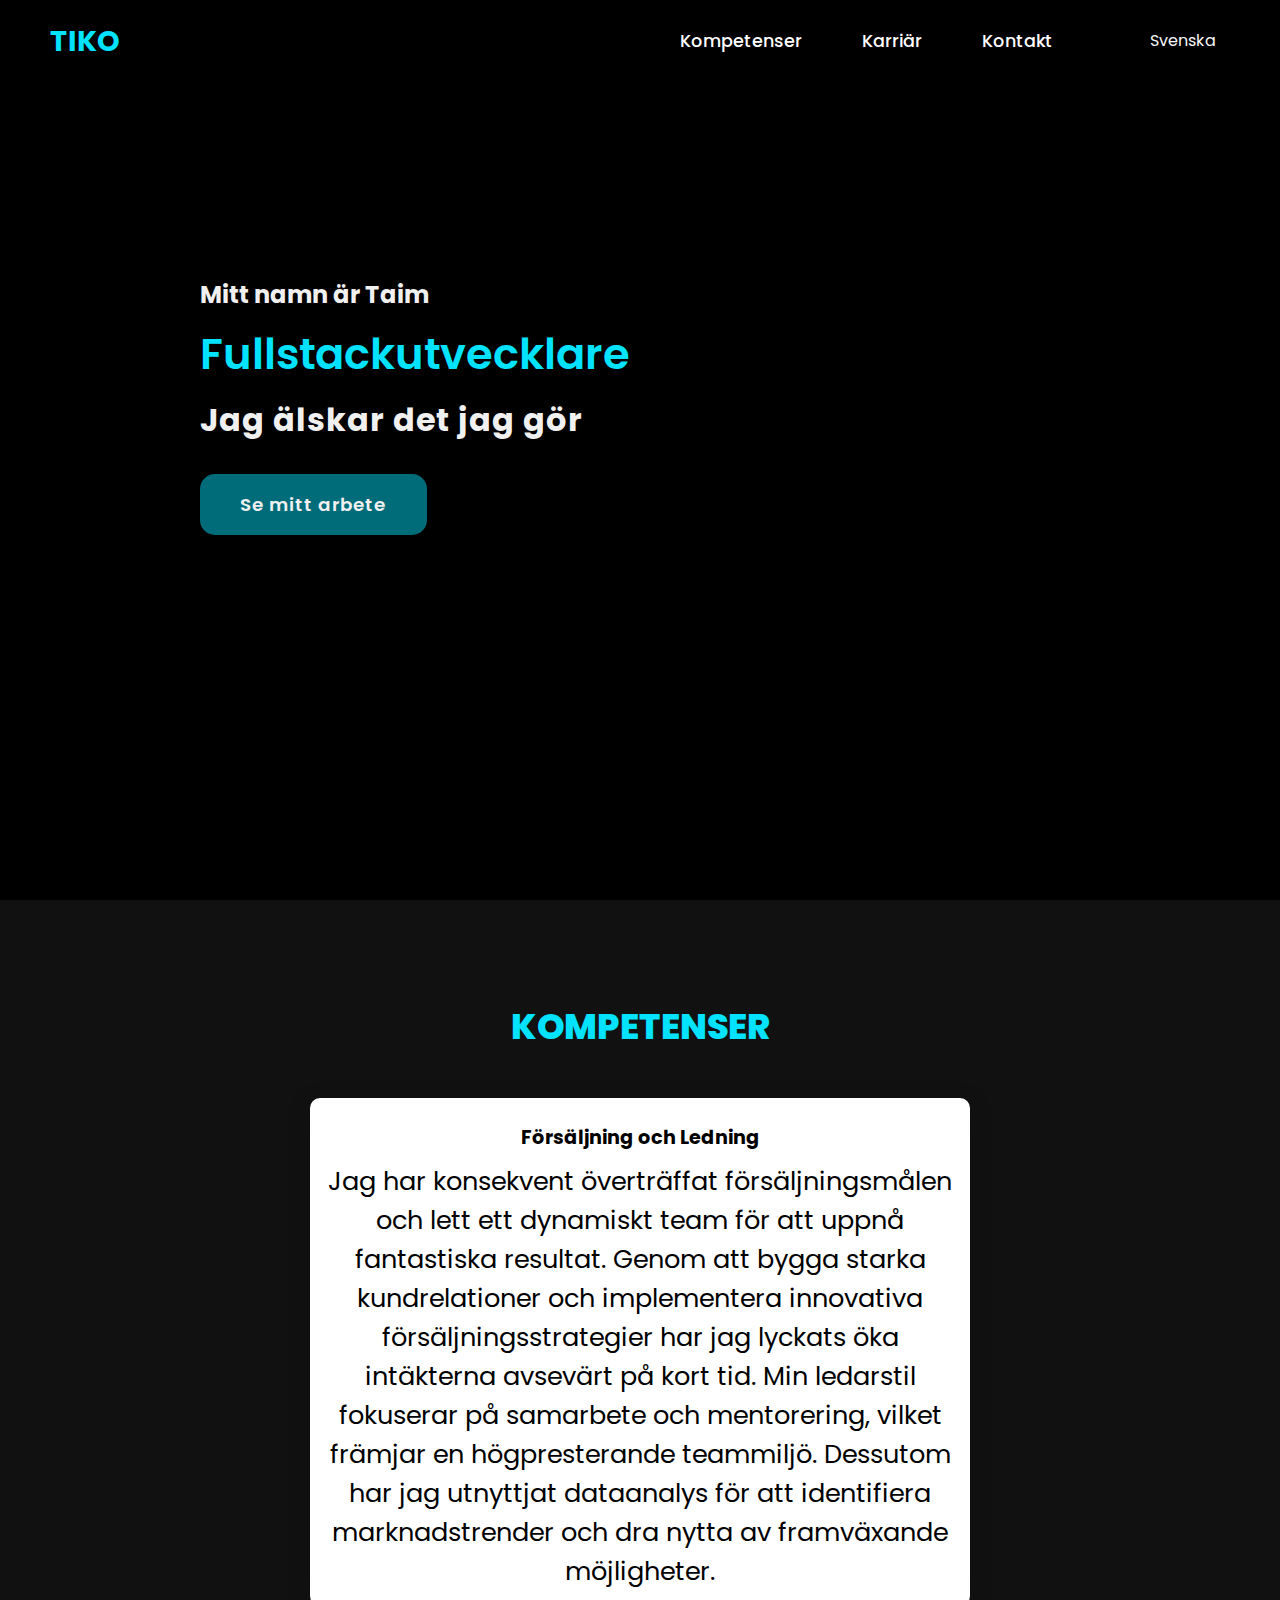
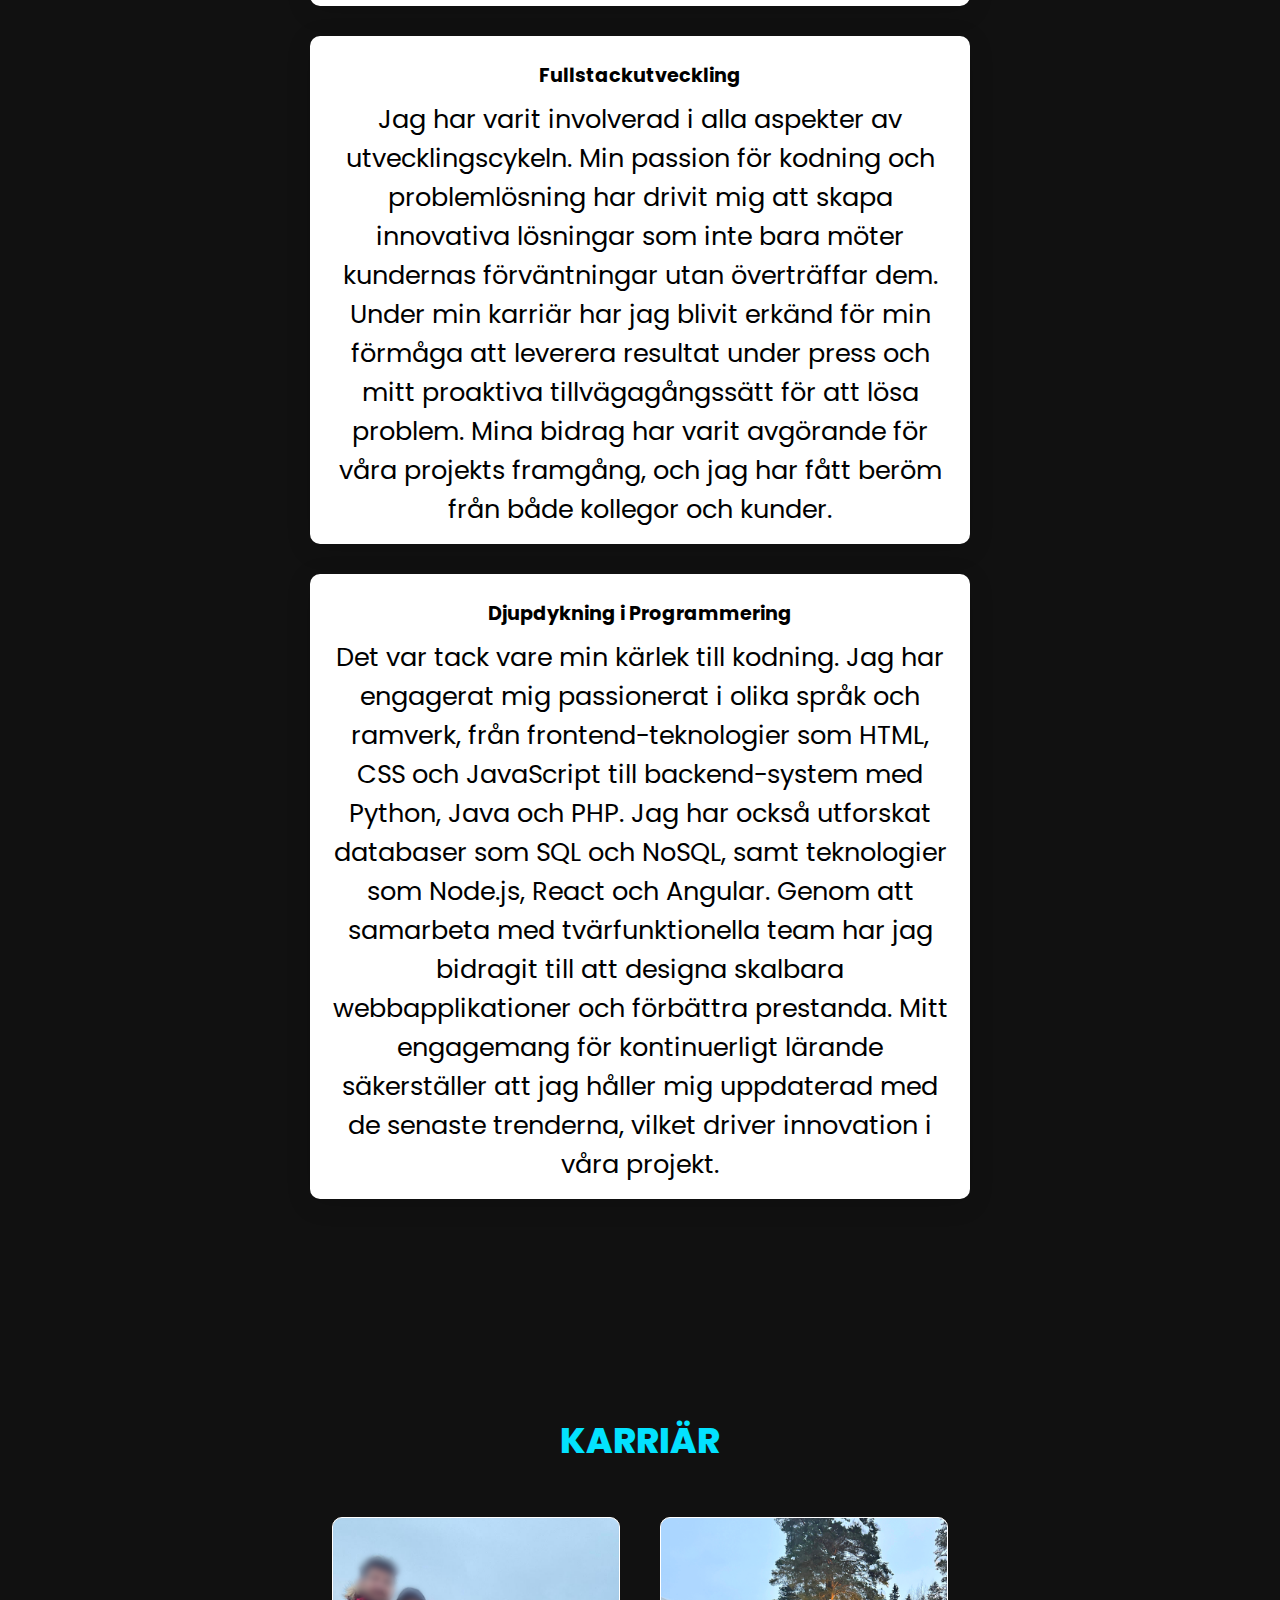
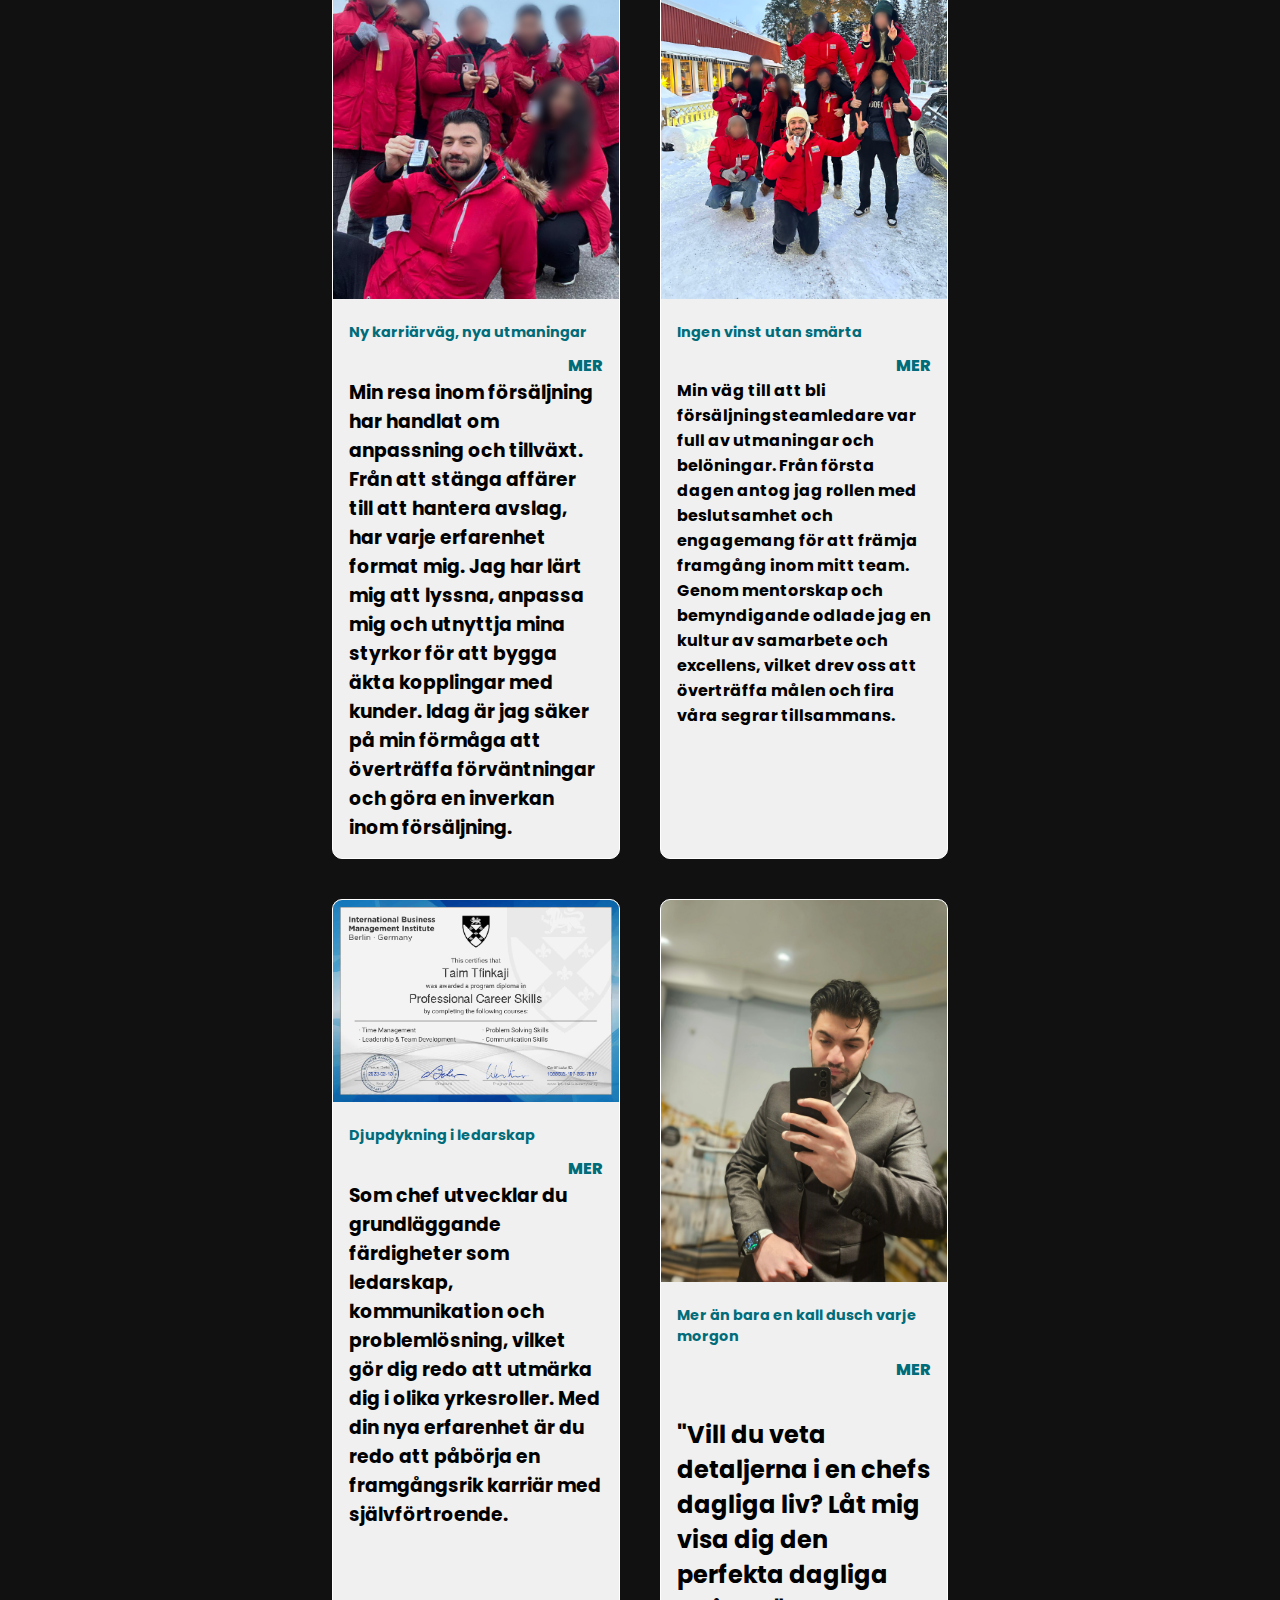
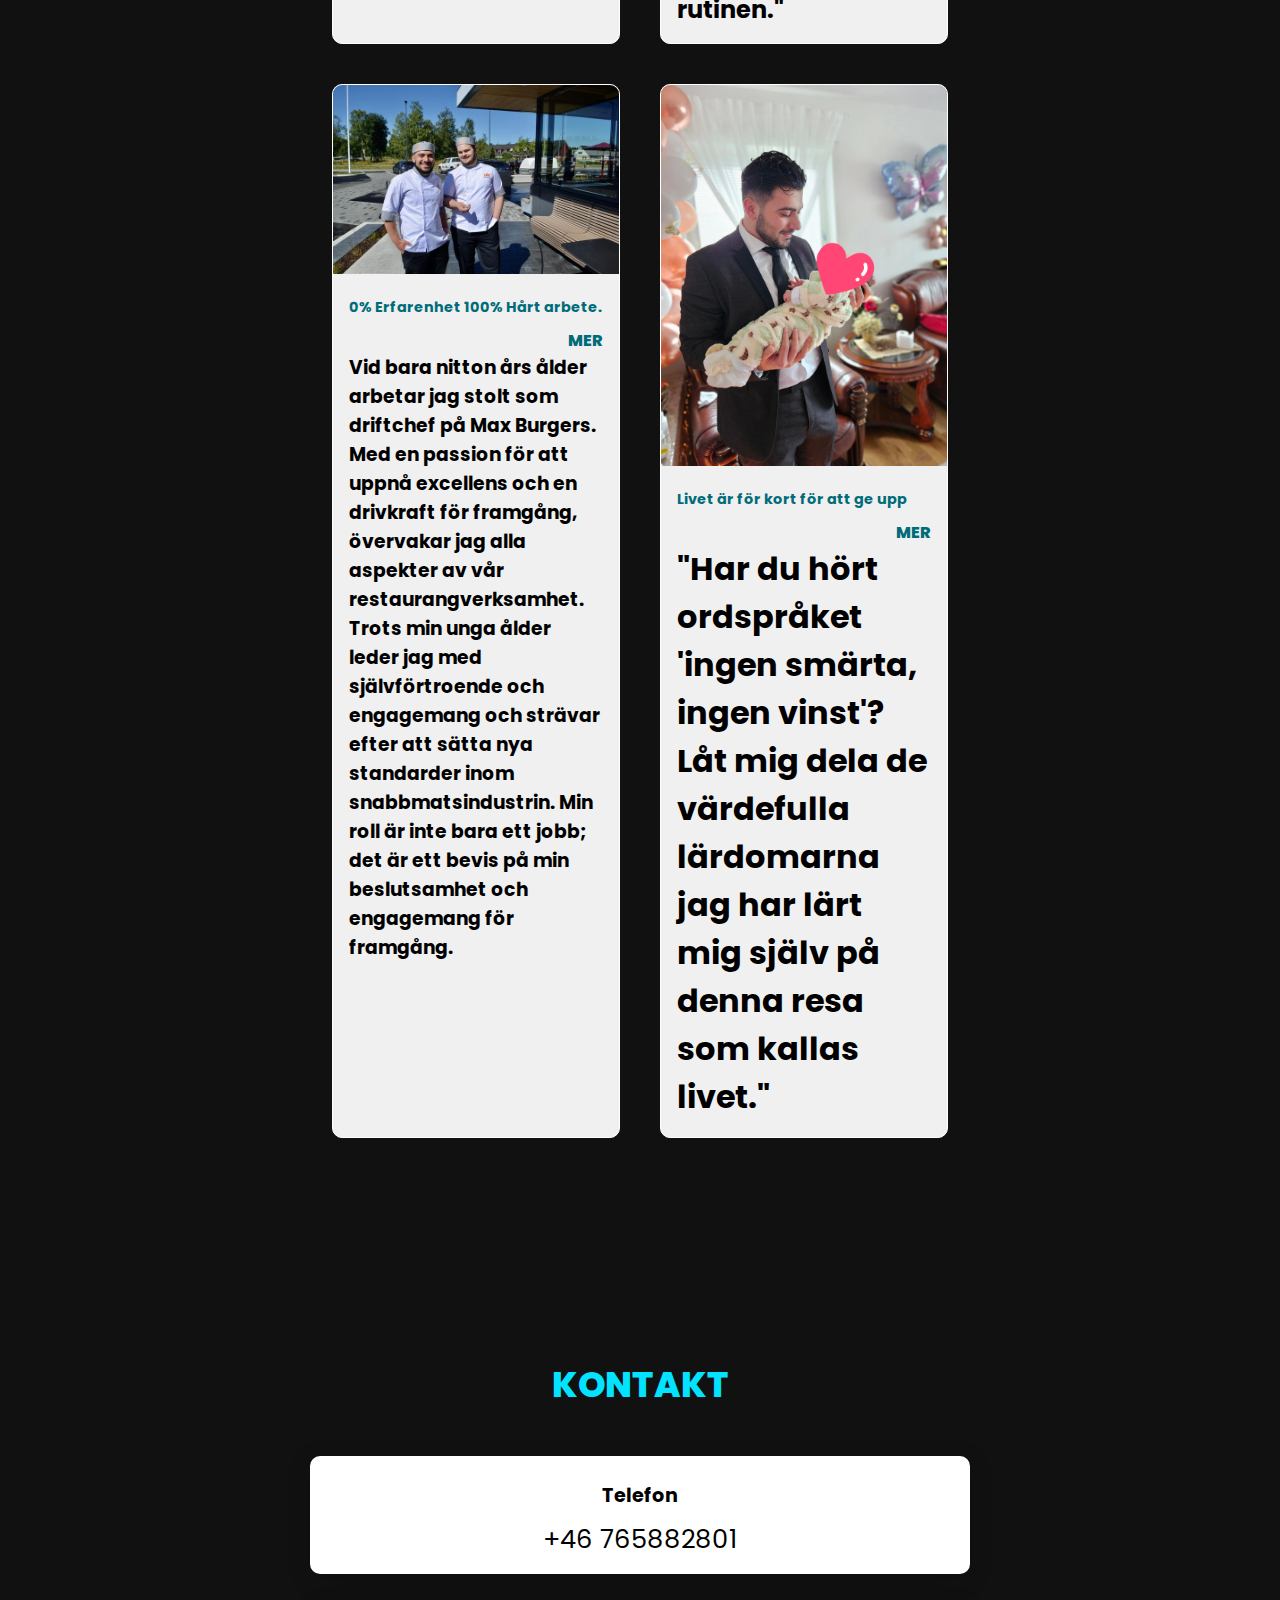
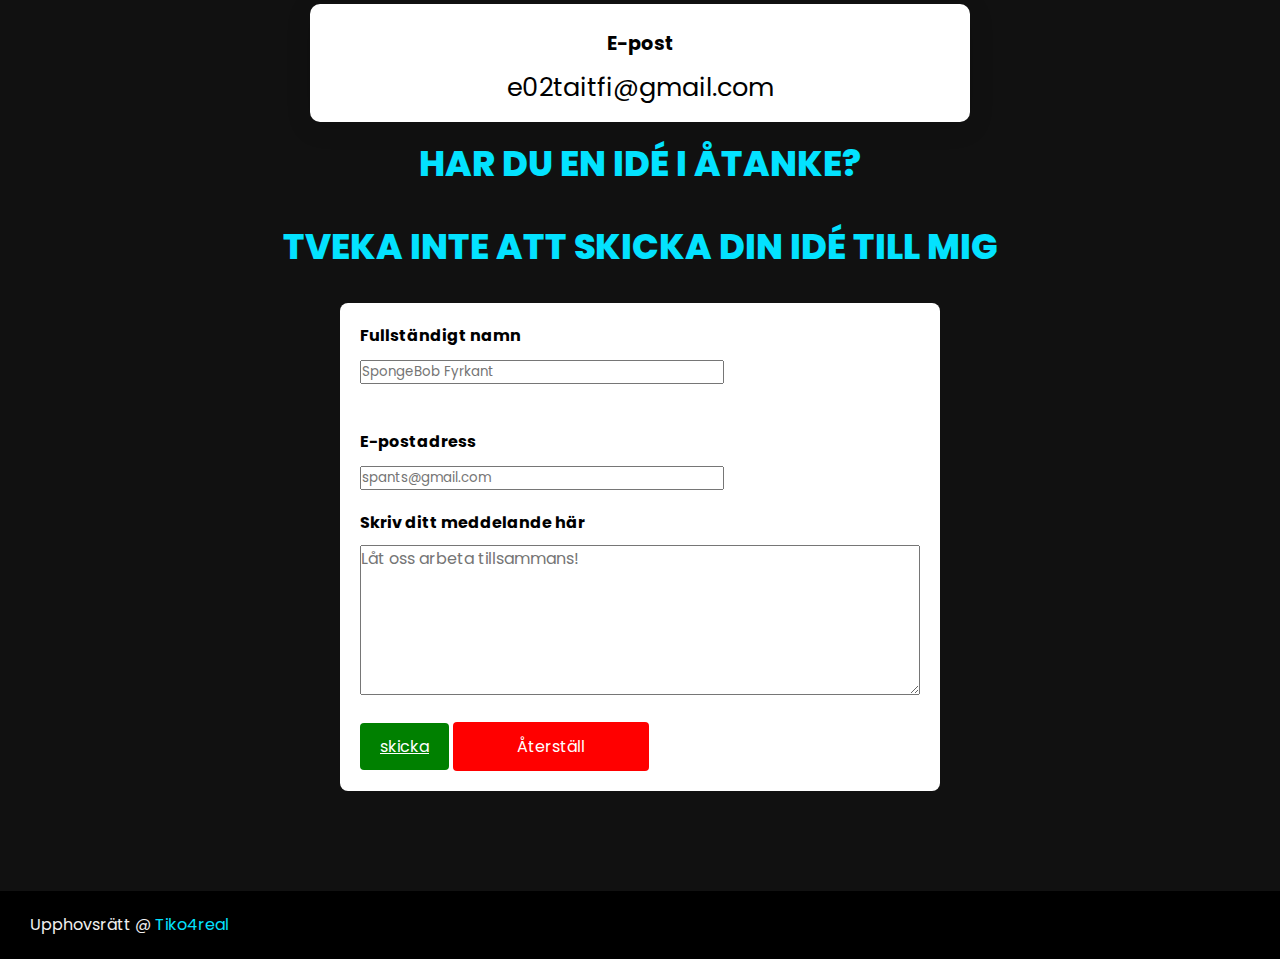
<file: index-sv.html>
<!DOCTYPE html>
<html lang="sv">

<head>
    <meta charset="UTF-8">
    <meta name="viewport" content="width=device-width, initial-scale=1.0">
    <meta name="keywords"
        content="Taim, Taim Tfinkaji,Tiko,Tiko Escobar,Tiko4real,tiko4real,taim,Taim.pro,taim xd,TIKO EL ESCOBAR">
    <meta name="author" content="Taim Tfinkaji">
    <link rel="preconnect" href="https://fonts.googleapis.com">
    <link rel="preconnect" href="https://fonts.gstatic.com" crossorigin>
    <link
        href="https://fonts.googleapis.com/css2?family=Poppins:ital,wght@0,100;0,200;0,300;0,400;0,500;0,600;0,700;0,800;0,900;1,100;1,200;1,300;1,400;1,500;1,600;1,700;1,800;1,900&display=swap"
        rel="stylesheet">
    <link rel="stylesheet" href="assets/css/style.css">
    <link rel="stylesheet" href="https://cdnjs.cloudflare.com/ajax/libs/font-awesome/6.5.2/css/all.min.css"
        integrity="sha512-SnH5WK+bZxgPHs44uWIX+LLJAJ9/2PkPKZ5QiAj6Ta86w+fsb2TkcmfRyVX3pBnMFcV7oQPJkl9QevSCWr3W6A=="
        crossorigin="anonymous" referrerpolicy="no-referrer" />
</head>

<body>
    <header>
        <a href="#" class="logo">Tiko</a>
        <nav class="navigation">
            <a href="#Services">Kompetenser</a>
            <a href="#projects">Karriär</a>
            <a href="#content">Kontakt</a>

            <div class="lang-menu">
                <div class="selected-lang">
                    Svenska
                </div>
                <ul>
                    <li><a href="index-ar.html" id="ar">Arabiska</a></li>
                    <li><a href="index.html" id="en">Engelska</a></li>
                    <li><a href="index-sv.html" id="sv">Svenska</a></li>
                    <li><a href="index-fr.html" id="fr">Franska</a></li>
                    <li><a href="index-es.html" id="es">Spanska</a></li>
                </ul>
            </div>
        </nav>
    </header>

    <section class="main">
        <div>
            <h2>Mitt namn är Taim <br><span>Fullstackutvecklare</span></h2>
            <h3>Jag älskar det jag gör</h3>
            <a href="#projects" class="main-btn">Se mitt arbete</a>
            <div class="social-icons">
                <a href="https://www.linkedin.com/in/taim-tfinkaji-8bbaa5227/" target="_blank"><i
                        class="fa-brands fa-linkedin"></i></a>
                <a href="https://github.com/Tiko4real" target="_blank"><i class="fa-brands fa-square-github"></i></a>
                <a href="https://www.instagram.com/tiko4real/" target="_blank"><i class="fa-brands fa-instagram"></i></a>
            </div>
    </section>

    <section class="cards" id="Services">
        <h2 class="title">
            Kompetenser
        </h2>
        <div class="content">
            <div class="card">
                <div class="icon">
                    <i class="fa-solid fa-ranking-star"></i>
                </div>
                <div class="info">
                    <h3>Försäljning och Ledning</h3>
                    <p>Jag har konsekvent överträffat försäljningsmålen och lett ett dynamiskt team för att uppnå
                        fantastiska
                        resultat. Genom att bygga starka kundrelationer och implementera innovativa
                        försäljningsstrategier har jag
                        lyckats öka intäkterna avsevärt på kort tid. Min ledarstil fokuserar på samarbete och
                        mentorering, vilket
                        främjar en högpresterande teammiljö. Dessutom har jag utnyttjat dataanalys för att identifiera
                        marknadstrender och dra nytta av framväxande möjligheter.</p>
                </div>
            </div>
            <div class="card">
                <div class="icon">
                    <i class="fa-solid fa-code"></i>
                </div>
                <div class="info">
                    <h3>Fullstackutveckling</h3>
                    <p>Jag har varit involverad i alla aspekter av utvecklingscykeln. Min passion för kodning och
                        problemlösning
                        har drivit mig att skapa innovativa lösningar som inte bara möter kundernas förväntningar utan
                        överträffar
                        dem. Under min karriär har jag blivit erkänd för min förmåga att leverera resultat under press
                        och mitt
                        proaktiva tillvägagångssätt för att lösa problem. Mina bidrag har varit avgörande för våra
                        projekts framgång,
                        och jag har fått beröm från både kollegor och kunder.</p>
                </div>
            </div>
            <div class="card">
                <div class="icon">
                    <i class="fa-solid fa-terminal"></i>
                </div>
                <div class="info">
                    <h3>Djupdykning i Programmering</h3>
                    <p>Det var tack vare min kärlek till kodning. Jag har engagerat mig passionerat i olika språk och
                        ramverk, från
                        frontend-teknologier som HTML, CSS och JavaScript till backend-system med Python, Java och PHP.
                        Jag har också
                        utforskat databaser som SQL och NoSQL, samt teknologier som Node.js, React och Angular.

                        Genom att samarbeta med tvärfunktionella team har jag bidragit till att designa skalbara
                        webbapplikationer och
                        förbättra prestanda. Mitt engagemang för kontinuerligt lärande säkerställer att jag håller mig
                        uppdaterad med
                        de senaste trenderna, vilket driver innovation i våra projekt.
                    </p>
                </div>
            </div>
        </div>

    </section>
    <section class="projects" id="projects">
        <h2 class="title">Karriär</h2>
        <div class="content">
            <div class="projects-card">
                <div class="projects-img">
                    <img src="assets/images/salesmen-2.png" alt="Salesmen taking picture">
                </div>
                <div class="project-info">
                    <p class="project-category"><strong>Ny karriärväg, nya utmaningar</strong></p>
                    <strong class="project-title">
                        <span>
                        </span>
                        <a href="https://drive.google.com/file/d/10OanYnJgiCzY_pfavtHdUj28AwKkujs1/view?usp=sharing"
                            class="more-details" target="_blank">Mer</a>
                    </strong>
                    <h3>Min resa inom försäljning har handlat om anpassning och tillväxt. Från att stänga affärer till
                        att hantera
                        avslag, har varje erfarenhet format mig. Jag har lärt mig att lyssna, anpassa mig och utnyttja
                        mina styrkor
                        för att bygga äkta kopplingar med kunder. Idag är jag säker på min förmåga att överträffa
                        förväntningar och
                        göra en inverkan inom försäljning.</h3>
                </div>
            </div>
            <div class="projects-card">
                <div class="projects-img">
                    <img src="assets/images/salesman-victory.jpg" alt="Salesmen celebrating victory">
                </div>
                <div class="project-info">
                    <p class="project-category"><strong>Ingen vinst utan smärta</strong></p>
                    <strong class="project-title">
                        <span>
                        </span>
                        <a href="https://drive.google.com/file/d/1gToyrG5zvx2lFEEq3hx8eDIXIQJni7fZ/view?usp=sharing"
                            class="more-details" target="_blank">Mer</a>
                    </strong>
                    <h4>Min väg till att bli försäljningsteamledare var full av utmaningar och belöningar. Från första
                        dagen
                        antog jag rollen med beslutsamhet och engagemang för att främja framgång inom mitt team. Genom
                        mentorskap och
                        bemyndigande odlade jag en kultur av samarbete och excellens, vilket drev oss att överträffa
                        målen och fira
                        våra segrar tillsammans.</h4>
                </div>
            </div>
            <div class="projects-card">
                <div class="projects-img">
                    <img src="assets/images/diploma.png" alt="Picture of diploma">
                </div>
                <div class="project-info">
                    <p class="project-category"><strong>Djupdykning i ledarskap</strong></p>
                    <strong class="project-title">
                        <span>
                        </span>
                        <a href="https://drive.google.com/file/d/1oP-Sl4BP_nh0tSrb-LABtnM5EQ36BzSt/view?usp=sharing"
                            class="more-details" target="_blank">Mer</a>
                    </strong>
                    <h3>Som chef utvecklar du grundläggande färdigheter som ledarskap, kommunikation och problemlösning,
                        vilket gör
                        dig redo att utmärka dig i olika yrkesroller. Med din nya erfarenhet är du redo att påbörja en
                        framgångsrik
                        karriär med självförtroende.</h3>
                </div>
            </div>
            <div class="projects-card">
                <div class="projects-img">
                    <img src="assets/images/mirror-pic.jpg" alt="A man taking picture in front of mirror">
                </div>
                <div class="project-info">
                    <p class="project-category"><strong>Mer än bara en kall dusch varje morgon</strong></p>
                    <strong class="project-title">
                        <span>
                        </span>
                        <a href="https://drive.google.com/file/d/1-gg3aRTP0q8ky70SEpl7KQYXMFwiqTOz/view"
                            class="more-details" target="_blank">Mer</a>
                    </strong>
                    <h2><br>"Vill du veta detaljerna i en chefs dagliga liv? Låt mig visa dig den perfekta dagliga
                        rutinen."</h2>
                </div>
            </div>
            <div class="projects-card">
                <div class="projects-img">
                    <img src="assets/images/Max-manager.jpeg" alt="Operations manager of MAX">
                </div>
                <div class="project-info">
                    <p class="project-category"> <strong>0% Erfarenhet 100% Hårt arbete.</strong></p>
                    <strong class="project-title">
                        <span>

                        </span>
                        <a href="https://drive.google.com/file/d/1jXPeG4wxp67ehDda86Rfao_l0LZgI1Fl/view?usp=sharing"
                            class="more-details" target="_blank">Mer</a>
                    </strong>
                    <h3>Vid bara nitton års ålder arbetar jag stolt som driftchef på Max Burgers. Med en passion för att
                        uppnå
                        excellens och en drivkraft för framgång, övervakar jag alla aspekter av vår
                        restaurangverksamhet. Trots min
                        unga ålder leder jag med självförtroende och engagemang och strävar efter att sätta nya
                        standarder inom
                        snabbmatsindustrin. Min roll är inte bara ett jobb; det är ett bevis på min beslutsamhet och
                        engagemang för
                        framgång.
                    </h3>
                </div>
            </div>
            <div class="projects-card">
                <div class="projects-img">
                    <img src="assets/images/happy-birthday.jpg" alt="A man holding new born child">
                </div>
                <div class="project-info">
                    <p class="project-category"><strong>Livet är för kort för att ge upp</strong></p>
                    <strong class="project-title">
                        <span>

                        </span>
                        <a href="https://drive.google.com/file/d/15O10tv84td_C3VNRObpOgS7EnoW03E5r/view?usp=sharing"
                            class="more-details" target="_blank">Mer</a>
                    </strong>
                    <h1>
                        "Har du hört ordspråket 'ingen smärta, ingen vinst'? Låt mig dela de värdefulla lärdomarna jag
                        har lärt mig
                        själv på denna resa som kallas livet."</h1>
                </div>
            </div>
        </div>
        </div>
    </section>
    <section class="cards-contacts" id="content">
        <h2 class="title">Kontakt</h2>
        <div class="content">
            <div class="card">
                <div class="icon">
                    <i class="fa-solid fa-square-phone"></i>
                </div>
                <div class="info">
                    <h3>Telefon</h3>
                    <p>+46 765882801</p>
                </div>
            </div>
            <div class="card">
                <div class="icon">
                    <i class="fa-solid fa-envelope"></i>
                </div>
                <div class="info">
                    <h3>E-post</h3>
                    <p>e02taitfi@gmail.com</p>
                </div>
            </div>
        </div>
        <h2 class="title">Har du en idé i åtanke?</h2>
        <p class="title">Tveka inte att skicka din idé till mig</p>
        <form action="" method="get">
            <div class="form-group">
                <label for="fullname">Fullständigt namn</label>
                <input type="text" placeholder="SpongeBob Fyrkant" name="fullname" id="fullname" required>
            </div>
            <br>
            <div class="form-group">
                <label for="email">E-postadress</label>
                <input type="email" placeholder="spants@gmail.com" name="email" id="email" required>
            </div>
            <div class="form-group">
                <label for="message">Skriv ditt meddelande här</label>
                <textarea placeholder="Låt oss arbeta tillsammans!" name="message" id="message" required></textarea>
            </div>
            <a id="submit" href="thank.html">skicka</a>
            <button type="reset" id="reset">Återställ</button>
        </form>
    </section>
    <footer class="footer">
        <p>Upphovsrätt @ <span>Tiko4real</span></p>
        <div class="social-icons">
            <a href="https://www.linkedin.com/in/taim-tfinkaji-8bbaa5227/" target="_blank"><i class="fa-brands fa-linkedin"></i></a>
            <a href="https://github.com/Tiko4real" target="_blank"><i class="fa-brands fa-square-github"></i></a>
            <a href="https://www.instagram.com/tiko4real/" target="_blank"><i class="fa-brands fa-instagram"></i></a>

        </div>
    </footer>
</body>

</html>
</file>
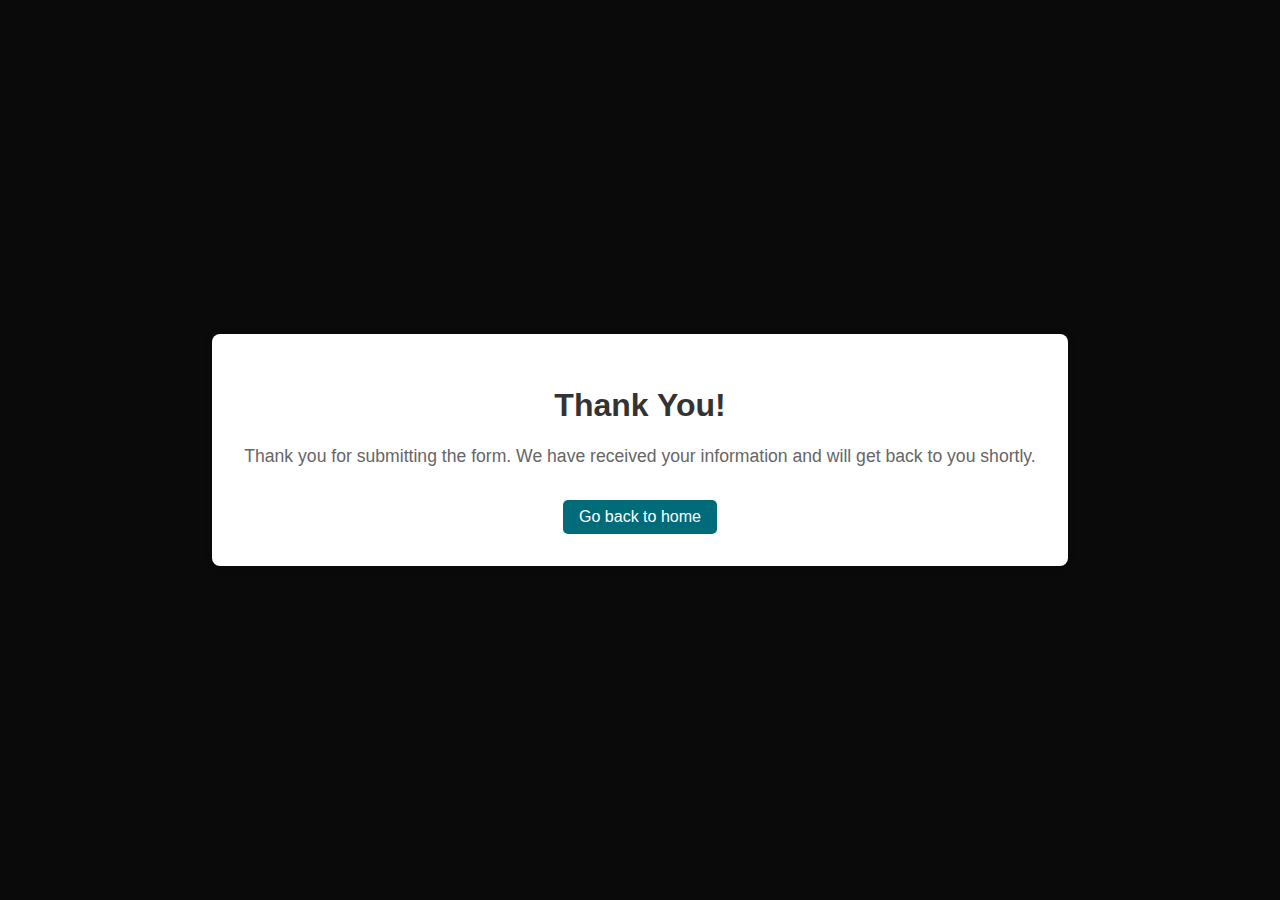
<file: thank.html>
<!DOCTYPE html>
<html lang="en">
<head>
    <meta charset="UTF-8">
    <meta name="viewport" content="width=device-width, initial-scale=1.0">
    <title>Thank You</title>
    <style>
        body {
            font-family: Arial, sans-serif;
            background-color: #0a0a0a;
            margin: 0;
            padding: 0;
            display: flex;
            justify-content: center;
            align-items: center;
            height: 100vh;
        }

        .container {
            text-align: center;
            background: #fff;
            padding: 2em;
            border-radius: 8px;
            box-shadow: 0 0 10px rgba(0, 0, 0, 0.1);
        }

        h1 {
            color: #333;
        }

        p {
            color: #666;
            font-size: 1.1em;
        }

        a {
            display: inline-block;
            margin-top: 1em;
            padding: 0.5em 1em;
            background-color: #006c7a;
            color: white;
            text-decoration: none;
            border-radius: 5px;
            transition: background-color 0.3s;
        }

        a:hover {
            background-color: #0a0a0a;
        }
    </style>
</head>
<body>
    <div class="container">
        <h1>Thank You!</h1>
        <p>Thank you for submitting the form. We have received your information and will get back to you shortly.</p>
        <a href="index.html">Go back to home</a>
    </div>
</body>
</html>
</file>
<file: assets/css/style.css>
* {
    font-family: "poppins", sans-serif;
    margin: 0;
    padding: 0;
    box-sizing: border-box;
    scroll-behavior: smooth;

}

header {
    background-color: #000000;
    width: 100%;
    position: fixed;
    z-index: 999;
    display: flex;
    justify-content: space-between;
    align-items: center;
    padding: 10px 50px;
}

.logo {
    text-decoration: none;
    color: #03e2ff;
    text-transform: uppercase;
    font-weight: 700;
    font-size: 1.8em;
}

.navigation a {
    color: #ffffff;
    text-decoration: none;
    font-size: 1.1em;
    font-weight: 500;
    padding: 15px 30px;
    margin: 0;
}

.navigation {
    display: flex;
    align-items: center
}

.navigation a:hover {
    color: #03e2ff;
}

section {
    padding: 100px 200px;
    background-color: #111111;
}

.main {
    width: 100%;
    min-height: 100vh;
    display: flex;
    align-items: center;
    background-color: #000000;
    background-size: cover;
    background-size: cover;
    background-position: center;
    background-attachment: fixed;
    color: #f0f0f0;
}

.main h2 {
    font-size: 1.5em;
}

.main h2 span {
    display: inline-block;
    margin-top: 10px;
    color: #03e2ff;
    font-size: 1.8em;
    font-weight: 600;
}

.main h3 {
    font-size: 2em;
    font-weight: 700;
    letter-spacing: 1px;
    margin-top: 10px;
    margin-bottom: 30px;
}

.main-btn {
    color: #f0f0f0;
    background-color: #006c7a;
    text-decoration: none;
    font-size: 1.15em;
    font-weight: 600;
    display: inline-block;
    padding: 0.9375em 2.1875em;
    letter-spacing: 1px;
    border-radius: 15px;
    margin-bottom: 40px;
    transition: 0.6s ease;
}

.main-btn:hover {
    background-color: #03e2ff;
    color: rgb(16, 16, 16);
    transform: scale(1.1);
}

.social-icons a {
    color: #f0f0f0;
    font-size: 2em;
    padding-right: 60px;
}

.title {
    display: flex;
    justify-content: center;
    color: #03e2ff;
    font-size: 2.2em;
    font-weight: 800;
    margin-bottom: 30px;
    text-transform: uppercase;
}

.content {
    display: flex;
    justify-content: center;
    flex-direction: row;
    flex-wrap: wrap;
}

.card {
    background-color: #fff;
    width: 75%;
    box-shadow: 0 5px 25px rgba(1, 1, 1, 0.15);
    margin: 15px;
    border-radius: 10px;
    padding: 15px;
    margin: 15px;
    transition: 0.6s ease;
}

.card:hover {
    transform: scale(1.1);
}

.icon {
    color: #006c7a;
    font-size: 8em;
    text-align: center;
}

.info {
    text-align: center;
}

.info h3 {
    color: #03e2ff;
    font-size: 1.2em;
    font-weight: 700;
    margin: 10px;
}

.projects {
    background-color: #111111;
}

.projects .content {
    margin-top: 30px;
}

.projects-card {
    background-color: #f0f0f0;
    border: 1.5px solid white;
    min-height: 14em;
    width: 18em;
    overflow: hidden;
    border-radius: 10px;
    margin: 20px;
    transition: 0.6s ease;
}

.projects-card:hover {
    transform: scale(1.1);
}

.projects-card:hover .projects-img {
    opacity: 0.9;
}

.projects-img img {
    width: 100%;
}

.project-info {
    padding: 1em;
}

.project-category {
    font-size: 0.9em;
    color: #006c7a;

}

.project-title {
    display: flex;
    justify-content: space-between;
    text-transform: uppercase;
    font-weight: 800;
    margin-top: 10px;
}

.more-details {

    text-decoration: none;
    color: #006c7a;
}

.more-details:hover {
    color: #03e2ff;
}

.content .icon {
    font-size: 4.5em;
}

.content .info h3 {
    color: #000000;

}

.content .info p {
    font-size: 1.6em;
}

.footer {
    background-color: #000000;
    display: flex;
    justify-content: space-between;
    align-items: center;
    padding: 10px 30px;
}

.footer p {
    color: #f0f0f0;
}

.footer p span {
    color: #03e2ff;
}

@media (max-width:1023px) {
    header {
        padding: 12px 20px;
    }

    .navigation a {
        padding: 7px 5px
    }

    .title {
        font-size: 1.6em;
    }

    section {
        padding: 20px 13px;
    }

    .main h2 {
        font-size: 1em;
    }

    .main h3 {
        font-size: 1.4em;
    }

    .main-btn {
        font-size: 0.9em;
    }

    .content {
        flex-direction: column;
        align-items: center;
    }

    .social-icons a {
        padding-right: 25px;
    }

}


@media (max-width:575px) {
    header {
        padding: 0px 5px;
        margin: 0px;
    }

.navigation a {
    padding: 0;
    font-size: 0.5em;
    margin: 0px 6px;
}

.selected-lang {
    font-size: 0.5em;
}

.logo {
    font-size: 0.7em;
    padding: 0;
}

.content .info p {
    font-size: 0.8em;

}

.card:hover {
    transform:none;
}

.projects-card:hover {
    transform: none;
}


.main h2 span {
    font-size: 1.3em;
}

.main h2 {
    font-size: 0.7em;
}

.main h3 {
    font-size: 1.1em;
}

.main-btn {
    font-size: 0.6em;
}

.social-icons a {
    
    font-size: 1.5em;
    
}

.main-btn:hover {
    transform:none;
}


}

@media (max-width:335px) {

.projects-card {
    border: none;
    min-height: 10em;
    width: 13em;
    font-size: 0.7em;
}
.main h2 span {
    font-size: 1.2em;
}

.main h2 {
    font-size: 0.5em;
}

.main h3 {
    font-size: 0.7em;
}

.info h3 {
   
    font-size: 0.8em;
    font-weight: 700;
    margin: 2px;
}

.main-btn {
    font-size: 0.5em;
}

.social-icons a {
    
    font-size: 1.2em;
    
}

}



@media (max-width: 100%) {
    body {
        font-size: 12px;
    }

    .main h2 {
        font-size: 0.8em;
    }

    .main h3 {
        font-size: 1.3em;
    }
}

@media (max-width:90%) {
    body {
        font-size: 10px;
    }
}

form {
    background-color: #fff;
    padding: 20px;
    border-radius: 8px;
    width: 100%;
    max-width: 600px;
    box-sizing: border-box;
    margin: 0 auto;
}

.form-group {
    margin-bottom: 20px;
}

label {
    display: block;
    margin-bottom: 10px;
    font-weight: bold;
}

input[type="text"],
input[type="email"] {
    width: 65%;
}

textarea {
    height: 150px;
    width: 100%;
    resize: vertical;
    font-size: 16px;
}

#submit {
    background-color: green;
    color: #fff;
    padding: 12px 20px;
    border: none;
    border-radius: 4px;
    cursor: pointer;
    font-size: 16px;
    width: 100%;
    margin-bottom: 10px;
}

#reset {
    background-color: red;
    color: #fff;
    padding: 12px 20px;
    border: none;
    border-radius: 4px;
    cursor: pointer;
    font-size: 16px;
    width: 35%;
}

.lang-menu {
    position: relative;
    display: inline-block;
}



.selected-lang {
    cursor: pointer;
    display: flex;
    align-items: center;
    padding-left: 10px;
    margin: 15px;
    color: #f8f8f8;
    line-height: 1.1em;
}


.selected-lang:before {
    content: "";
    display: block;
    width: 32px;
    height: 32px;

    background-size: cover;
    margin-right: 10px;
}

.lang-menu ul {
    margin: 0;
    padding: 0;
    background-color: #000000;
    border: 1px dotted #f8f8f8;
    display: none;
    position: absolute;
    top: 100%;
    left: 0;
    width: 140px;
    z-index: 1000;
    list-style-type: none;
}

.lang-menu:hover ul {
    display: block;
}

.lang-menu ul li {
    list-style: none;
    display: flex;
    justify-content: space-between;
}

.lang-menu ul li a {
    width: 140px;
    display: block;
    padding: 5px 10px;
    color: #f8f8f8;
    text-decoration: none;
}

.lang-menu ul li a:before {
    content: "";
    display: inline-block;
    width: 32px;
    height: 32px;
    background-size: cover;
    margin-right: 10px;
}

.lang-menu ul li a:hover {
    background-color: #03e2ff;
    color: #000000;
}


.lang-menu ul li a#fr:before {
    background-image: url("https://flagsapi.com/FR/flat/32.png");
}

.lang-menu ul li a#sv:before {
    background-image: url("https://flagsapi.com/SE/flat/32.png");
}

.lang-menu ul li a#ar:before {
    background-image: url("https://flagsapi.com/SA/flat/32.png");
}

.lang-menu ul li a#en:before {
    background-image: url("https://flagsapi.com/IE/flat/32.png");
}

.lang-menu ul li a#es:before {
    background-image: url("https://flagsapi.com/ES/flat/32.png");
}
</file>
